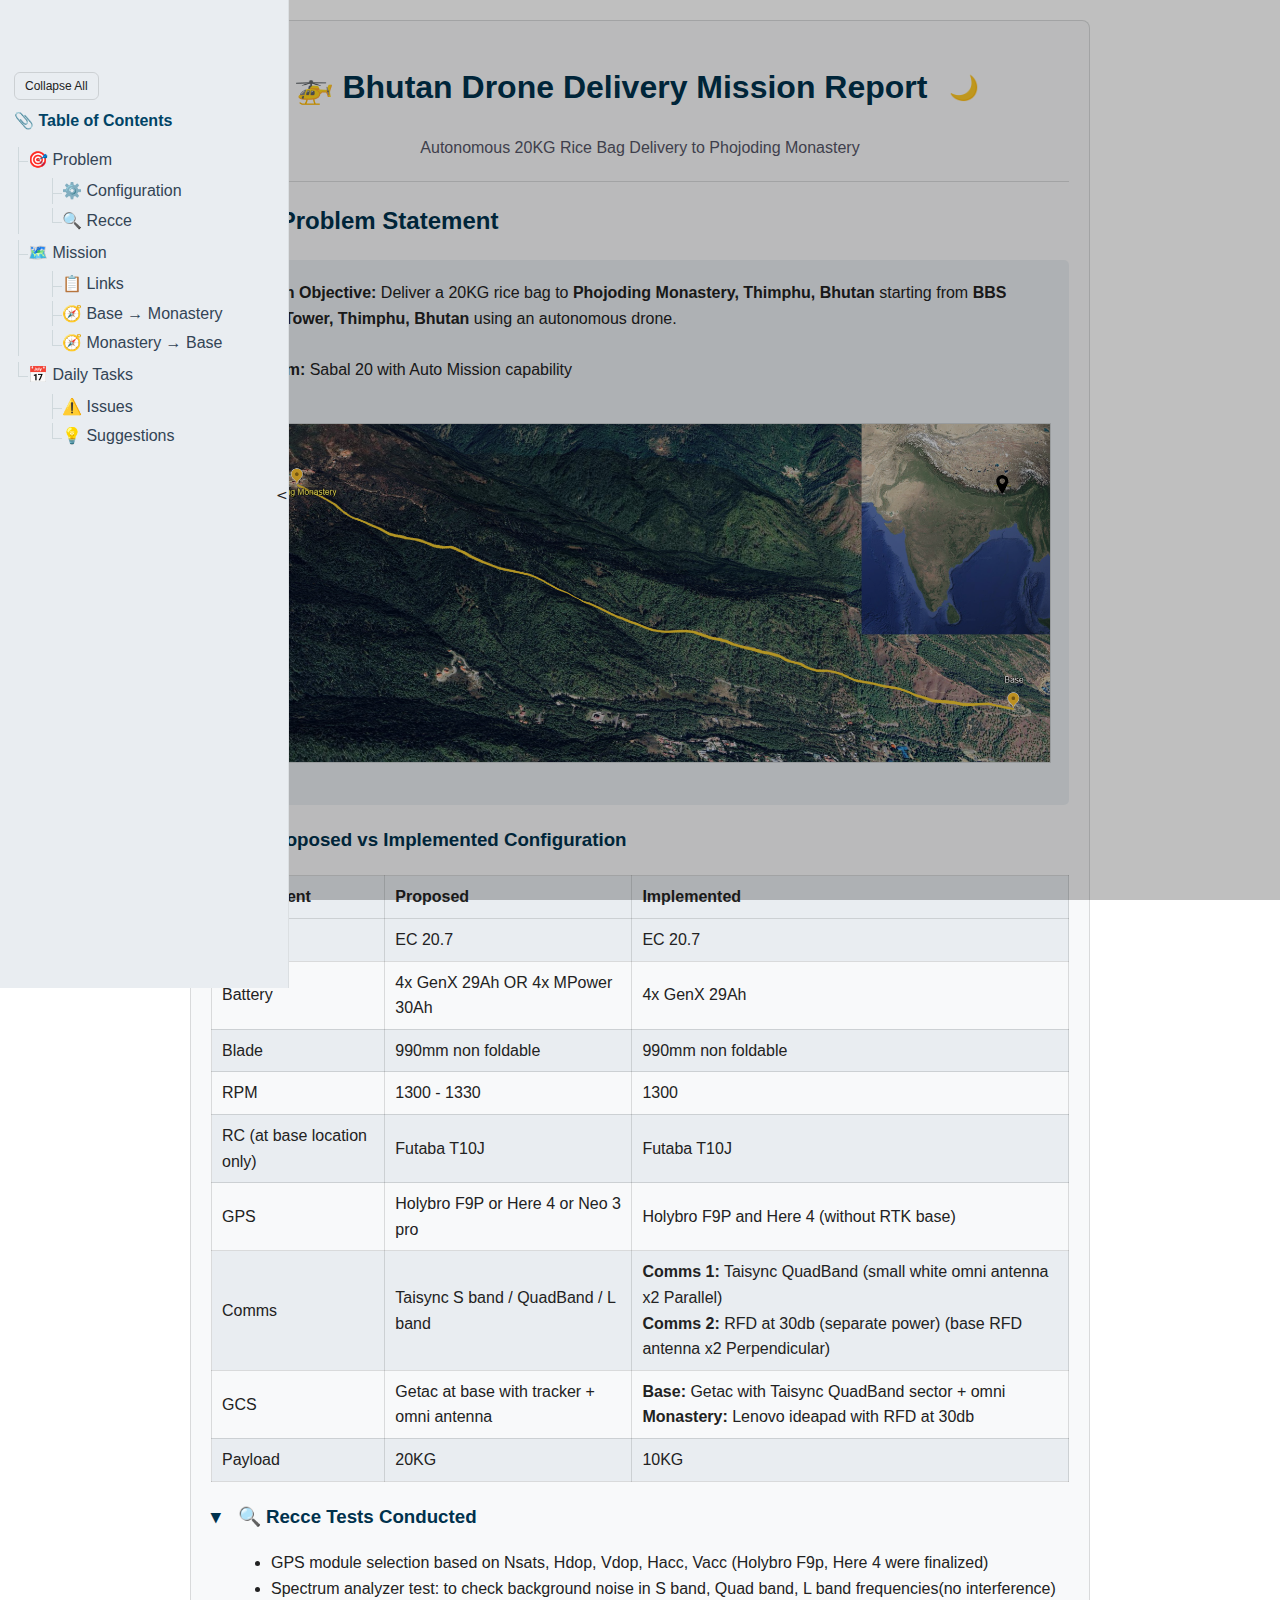
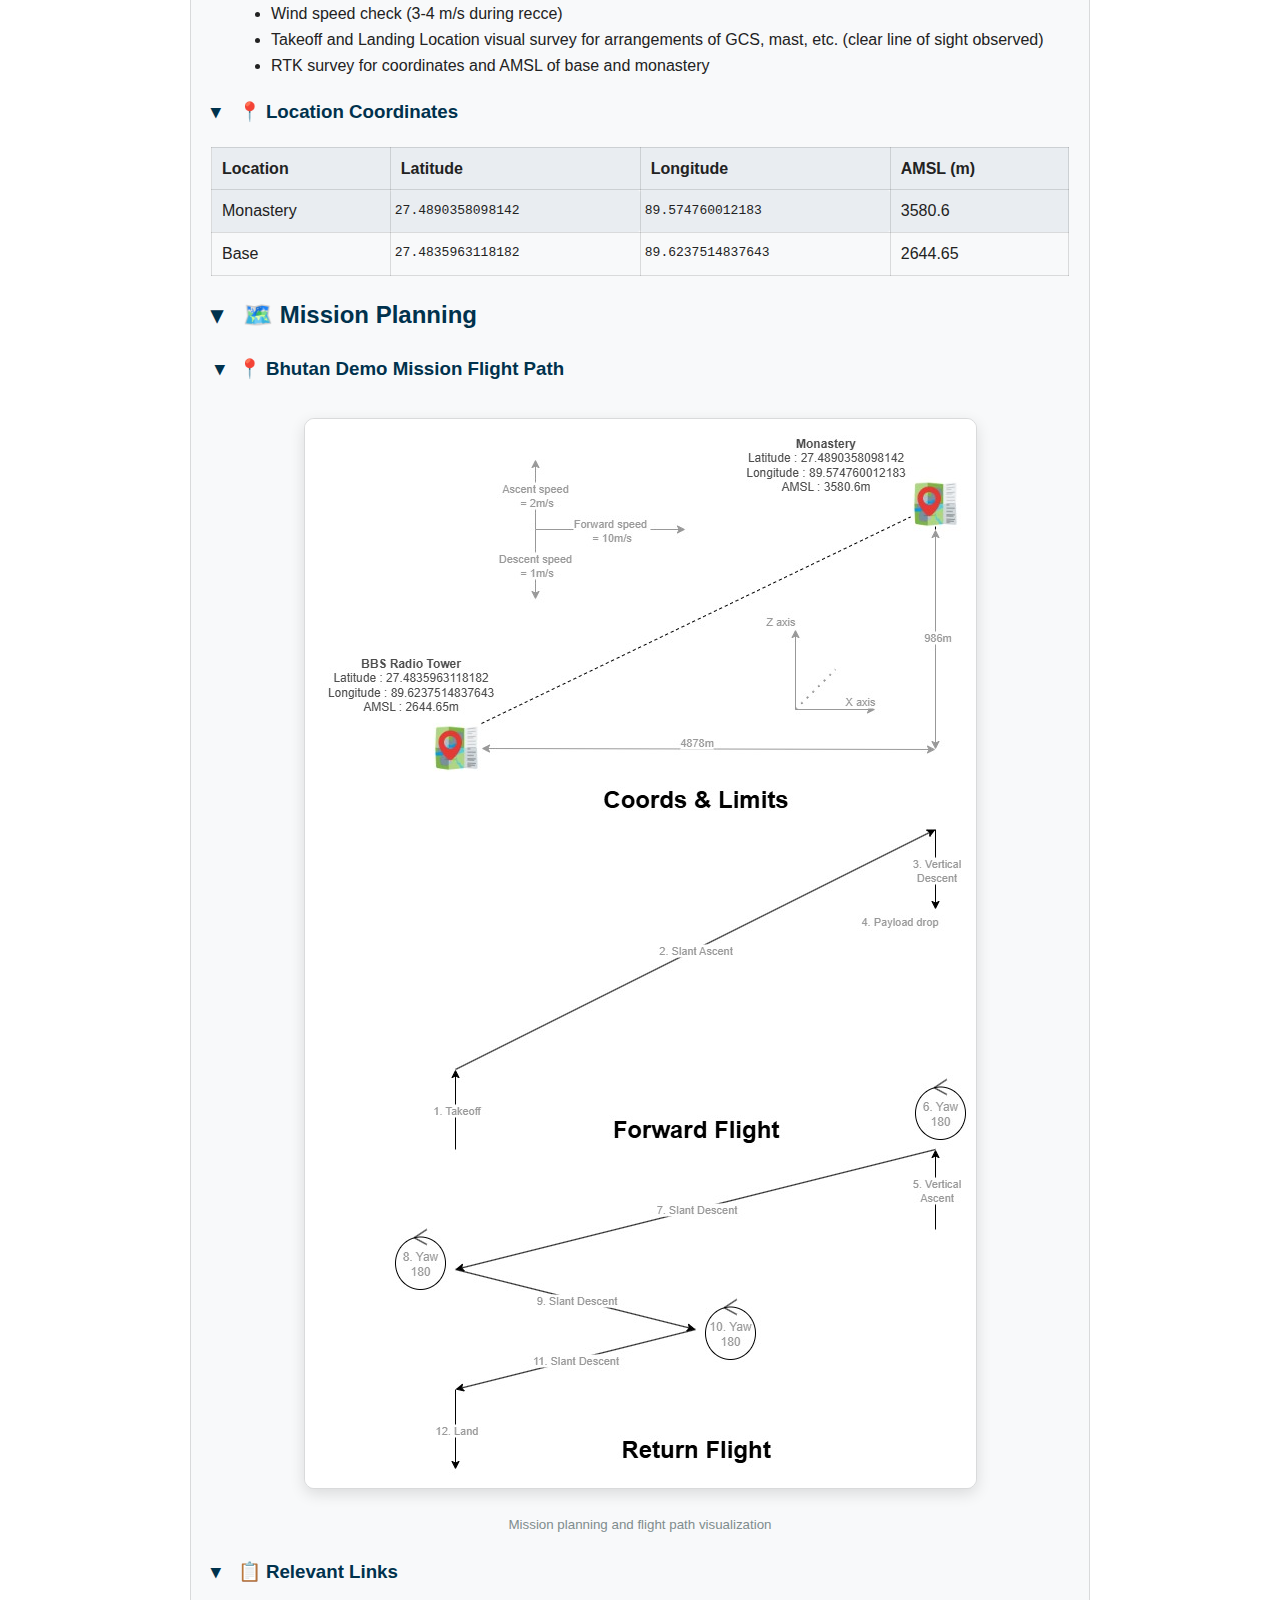
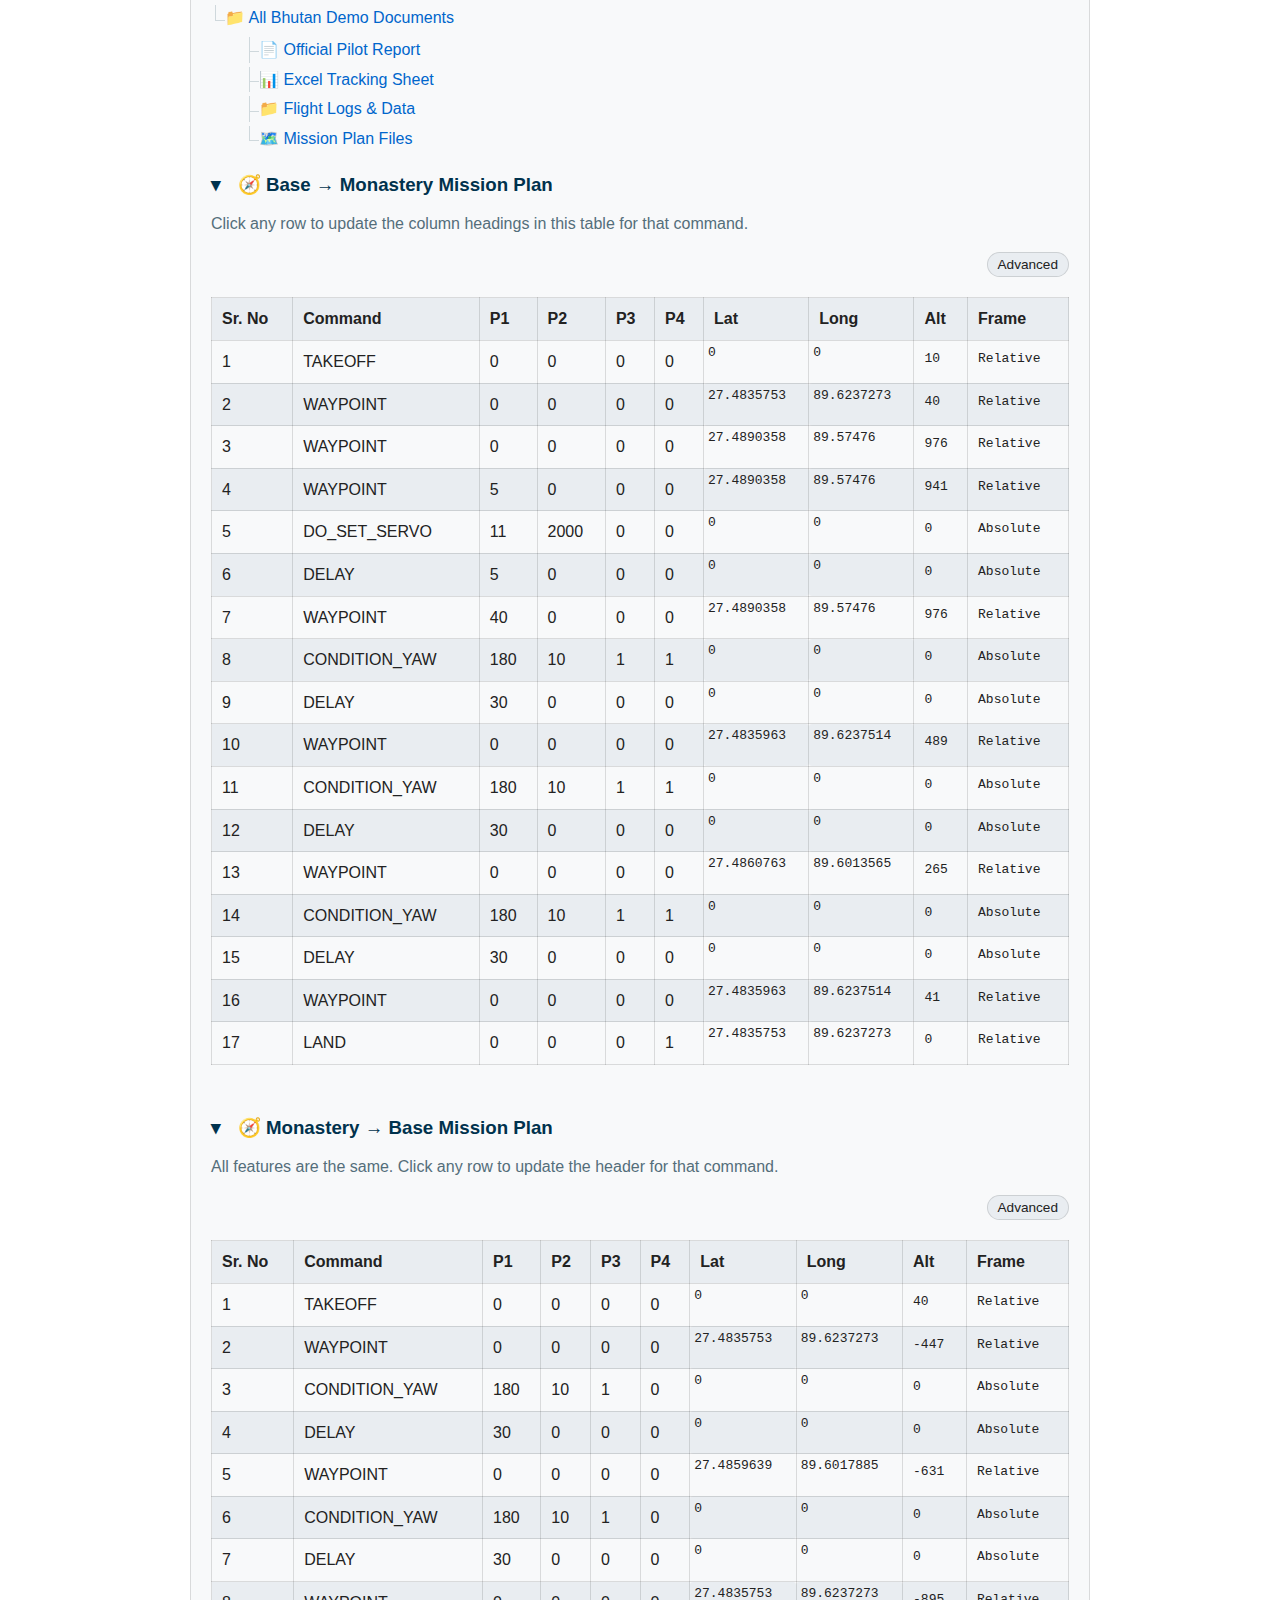
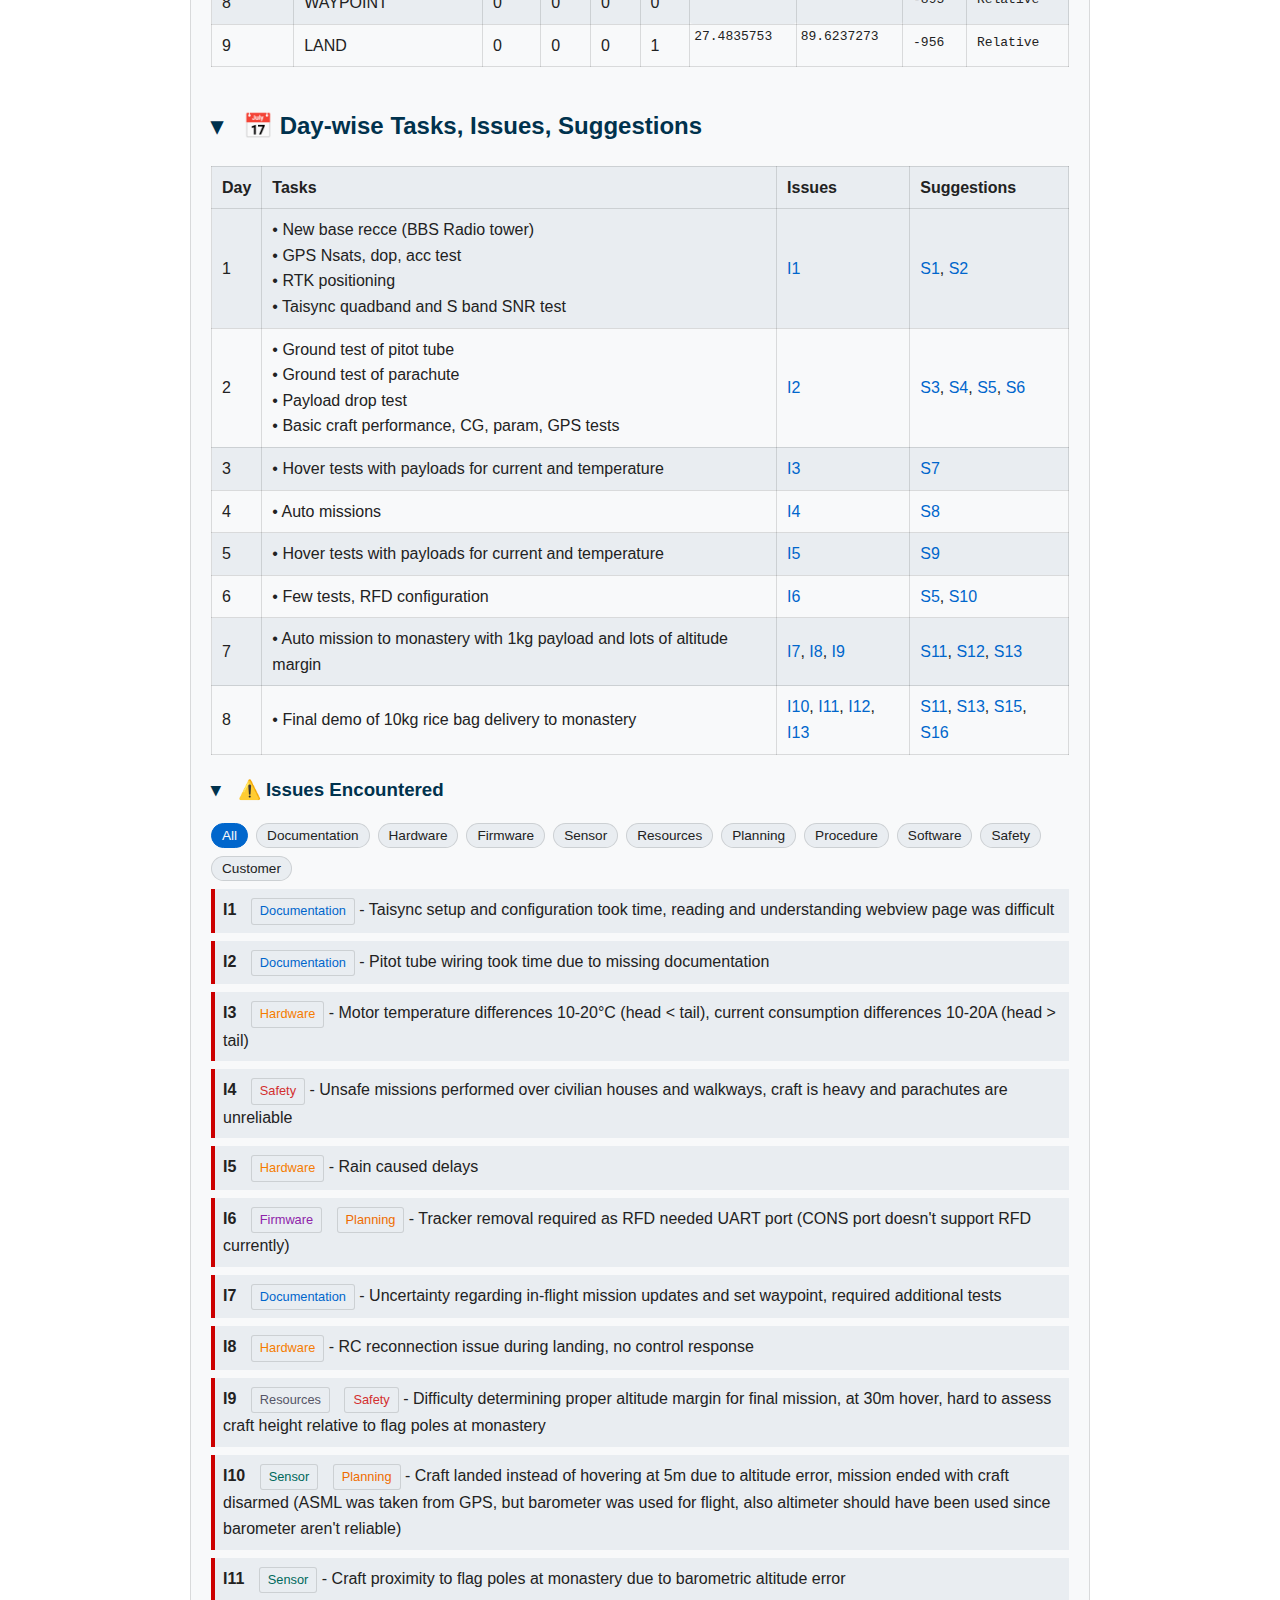
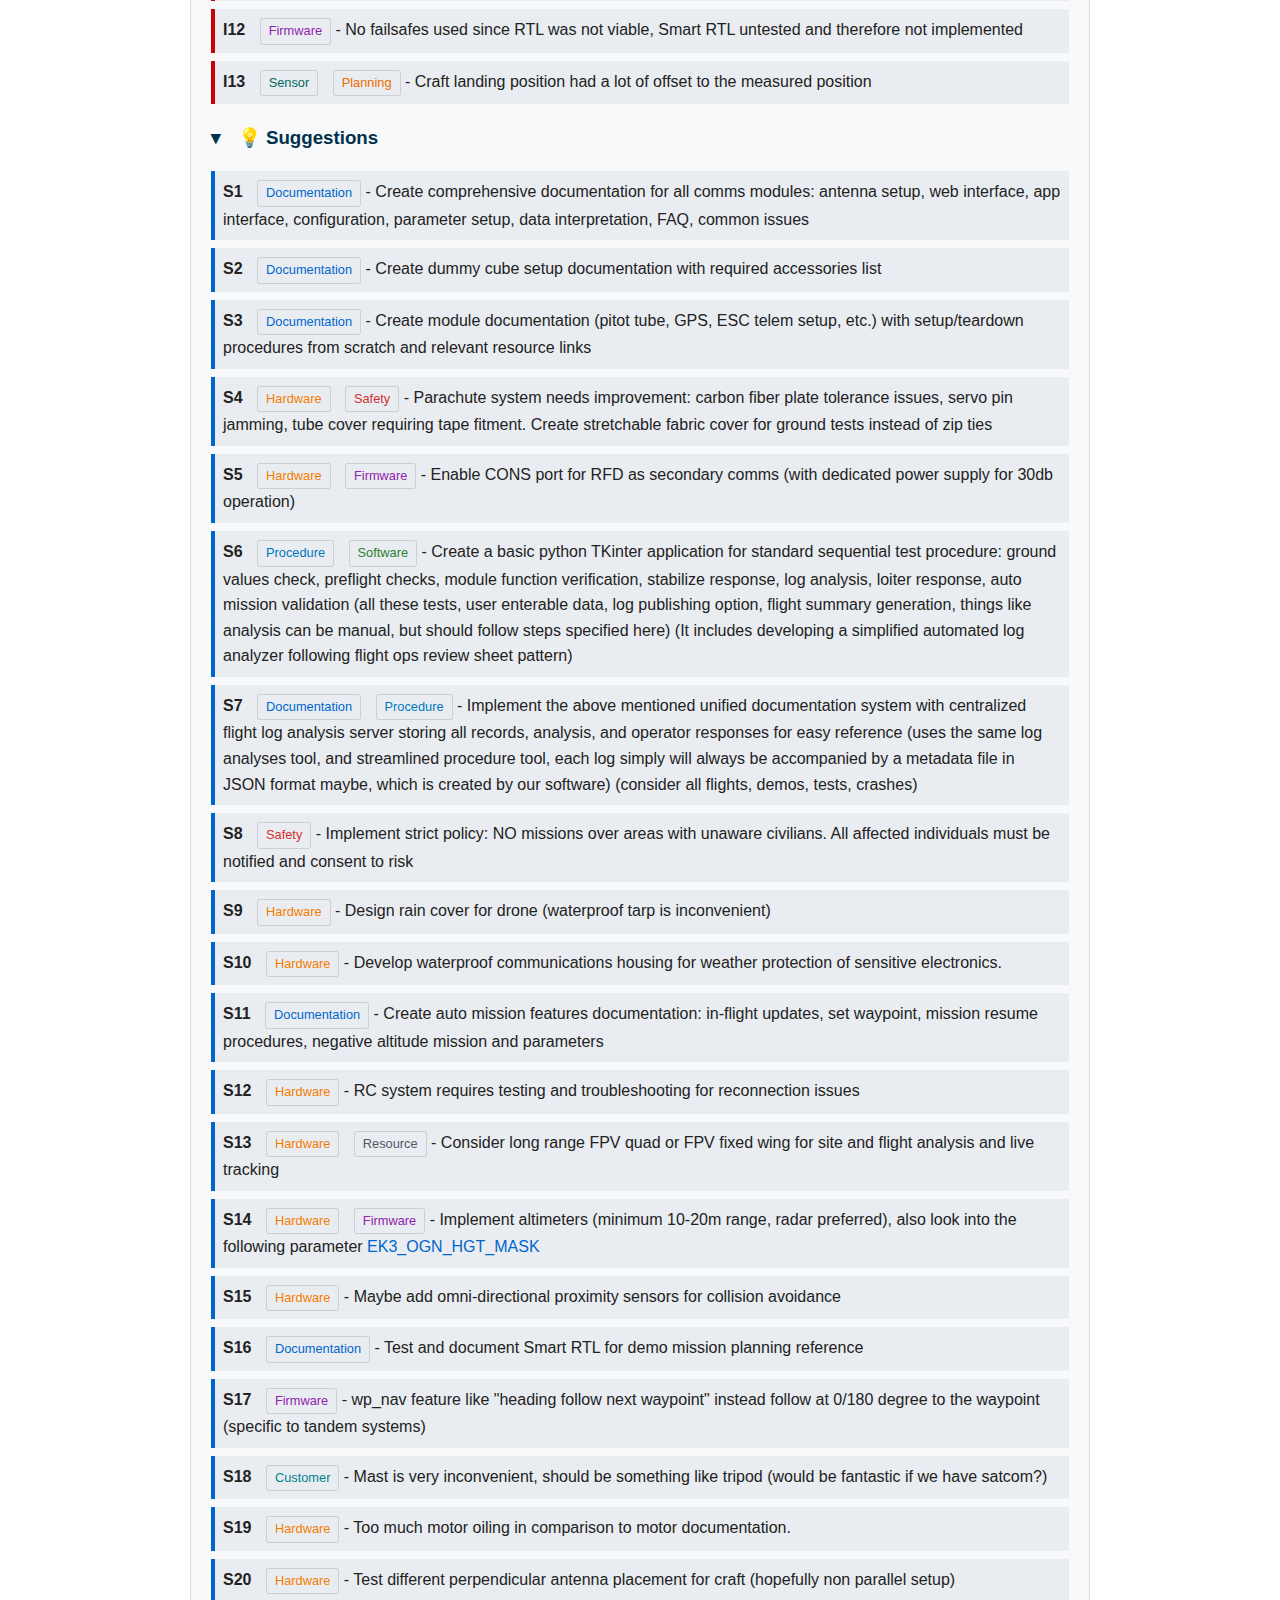
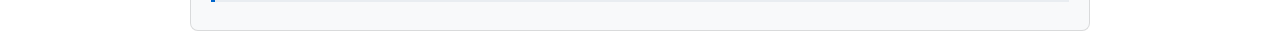
<file: index.html>
<!DOCTYPE html>
<html lang="en">
<head>
  <meta charset="UTF-8">
  <meta name="viewport" content="width=device-width, initial-scale=1.0">
  <title>Bhutan Drone Demo Report</title>
  <link rel="stylesheet" href="style.css">
</head>
<body>
  <main id="main-content">
    <header>
      <h1><span>🚁 Bhutan Drone Delivery Mission Report  </span><button id="theme-toggle" type="button" class="ctrl-btn" aria-pressed="false"></button></h1>
      <p>Autonomous 20KG Rice Bag Delivery to Phojoding Monastery</p>
    </header>
    <!-- Overlay for TOC (click to close on mobile/desktop) -->
    <div id="toc-overlay" aria-hidden="true"></div>
  
    <!-- Left sidebar Table of Contents -->
    <section id="toc" class="toc-sidebar">
      <button class="toc-handle" type="button" aria-label="Toggle table of contents" aria-expanded="true"></button>
      <div class="toc-inner">
        <div class="toc-controls">
          <button id="toc-collapse-all" type="button" class="ctrl-btn">Collapse All</button>
          
        </div>
        <h2>📎 Table of Contents</h2>
        <div class="links-tree">
      <ul>
        <li>
          <a href="#problem">🎯 Problem</a>
          <ul>
            <li><a href="#config">⚙️ Configuration</a></li>
            <li><a href="#recce">🔍 Recce</a></li>
          </ul>
        </li>
        <li>
          <a href="#mission">🗺️ Mission</a>
          <ul>
            <li><a href="#mission-links">📋 Links</a></li>
            <li><a href="#mission-base-to-monastery">🧭 Base → Monastery</a></li>
            <li><a href="#mission-monastery-to-base">🧭 Monastery → Base</a></li>
          </ul>
        </li>
        <li>
          <a href="#daily">📅 Daily Tasks</a>
          <ul>
            <li><a href="#issues">⚠️ Issues</a></li>
            <li><a href="#suggestions">💡 Suggestions</a></li>
          </ul>
        </li>
      </ul>
        </div>
      </div>
    </section>

    <section id="problem">
      <h2>🎯 Problem Statement</h2>
      <div class="problem-statement">
        <strong>Mission Objective:</strong> Deliver a 20KG rice bag to <strong>Phojoding Monastery, Thimphu, Bhutan</strong> starting from <strong>BBS Radio Tower, Thimphu, Bhutan</strong> using an autonomous drone.
        <br><br>
        <strong>Platform:</strong> Sabal 20 with Auto Mission capability
        <br><br>
        <img src="assets/Mission-overlay.png" alt="Mission overview" />
      </div>
    </section>

    <section id="config">
      <h3>⚙️ Proposed vs Implemented Configuration</h3>
      <table>
        <tr><th>Component</th><th>Proposed</th><th>Implemented</th></tr>
        <tr><td>System</td><td>EC 20.7</td><td>EC 20.7</td></tr>
        <tr><td>Battery</td><td>4x GenX 29Ah OR 4x MPower 30Ah</td><td>4x GenX 29Ah</td></tr>
        <tr><td>Blade</td><td>990mm non foldable</td><td>990mm non foldable</td></tr>
        <tr><td>RPM</td><td>1300 - 1330</td><td>1300</td></tr>
        <tr><td>RC (at base location only)</td><td>Futaba T10J</td><td>Futaba T10J</td></tr>
        <tr><td>GPS</td><td>Holybro F9P or Here 4 or Neo 3 pro</td><td>Holybro F9P and Here 4 (without RTK base)</td></tr>
        <tr><td>Comms</td><td>Taisync S band / QuadBand / L band</td><td><b>Comms 1:</b> Taisync QuadBand (small white omni antenna x2 Parallel)<br><b>Comms 2:</b> RFD at 30db (separate power) (base RFD antenna x2 Perpendicular)</td></tr>
        <tr><td>GCS</td><td>Getac at base with tracker + omni antenna</td><td><b>Base:</b> Getac with Taisync QuadBand sector + omni<br><b>Monastery:</b> Lenovo ideapad with RFD at 30db</td></tr>
        <tr><td>Payload</td><td>20KG</td><td>10KG</td></tr>
      </table>
    </section>

    <section id="recce">
      <h3>🔍 Recce Tests Conducted</h3>
      <ul>
        <li>GPS module selection based on Nsats, Hdop, Vdop, Hacc, Vacc (Holybro F9p, Here 4 were finalized)</li>
        <li>Spectrum analyzer test: to check background noise in S band, Quad band, L band frequencies(no interference)</li>
        <li>Wind speed check (3-4 m/s during recce)</li>
        <li>Takeoff and Landing Location visual survey for arrangements of GCS, mast, etc. (clear line of sight observed)</li>
        <li>RTK survey for coordinates and AMSL of base and monastery</li>
      </ul>

      <h3>📍 Location Coordinates</h3>
      <table>
        <tr><th>Location</th><th>Latitude</th><th>Longitude</th><th>AMSL (m)</th></tr>
        <tr><td>Monastery</td><td class="coordinates">27.4890358098142</td><td class="coordinates">89.574760012183</td><td>3580.6</td></tr>
        <tr><td>Base</td><td class="coordinates">27.4835963118182</td><td class="coordinates">89.6237514837643</td><td>2644.65</td></tr>
      </table>
    </section>

    <section id="mission">
      <h2>🗺️ Mission Planning</h2>
      <div style="text-align: center; margin: 20px 0;">
        <h3>📍 Bhutan Demo Mission Flight Path</h3>
        <img id="mission-path-image" src="assets/pseudoMission_light.jpg" data-src-light="assets/pseudoMission_light.jpg" data-src-dark="assets/pseudoMission_dark.jpg" alt="Bhutan Demo Mission Flight Path" class="mission-image">
        <br><small style="color: #7f8c8d;">Mission planning and flight path visualization</small>
      </div>
      
      <h3 id="mission-links">📋 Relevant Links</h3>
      <div class="links-tree">
        <ul>
          <li>📁 <a href="https://endureair1.sharepoint.com/:f:/s/FlightOperations/Eq8afsEeLX9Om5en1zWh1aAB_C-XFTLlVgsI98cZZKKQIQ?e=RpXbhR">All Bhutan Demo Documents</a>
            <ul>
              <li>📄 <a href="https://endureair1.sharepoint.com/:b:/s/FlightOperations/Ea4AnkyJHIxLsMpQ-3cRuesB3q-higOv_Nw4UMAH0Ba-tg?e=FhgdJS">Official Pilot Report</a></li>
              <li>📊 <a href="https://endureair1-my.sharepoint.com/:x:/g/personal/ishika_jain_endureair_tech/ET_Jh2jfgdtJo_1H77MxOHUBHEeGN15gc_q72Pq4Yxal2g?e=Wb33rY">Excel Tracking Sheet</a></li>
              <li>📁 <a href="https://endureair1.sharepoint.com/:f:/s/FlightOperations/EkdvMeBMUwlGuW5DZU1s4SkBtqf8EFHrnhc3LE0_ijLKvA?e=86y20I">Flight Logs & Data</a></li>
              <li>🗺️ <a href="https://endureair1.sharepoint.com/:f:/s/FlightOperations/ElCLSa8_VstGkUYer5FrHIUBeRCYqv2d3fw5ui1dIBu47w?e=9lFjz8">Mission Plan Files</a></li>
            </ul>
          </li>
        </ul>
      </div>

      <h3 id="mission-base-to-monastery">🧭 Base → Monastery Mission Plan</h3>
      <p style="color:#546e7a; margin-top:-8px">Click any row to update the column headings in this table for that command.</p>

      <!-- Mission table: populated dynamically from script.js -->
      <div style="display:flex; justify-content: space-between; align-items:center; gap:12px; margin-top:8px;">
        <div></div>
        <button id="mission-advanced-toggle" class="filter-btn" type="button" title="Show/hide advanced columns">Advanced</button>
      </div>
      <div id="mission-table-container">
        <table id="mission-table" class="mission-table hide-advanced">
          <thead>
            <tr>
              <th>Sr. No</th><th>Command</th><th>P1</th><th>P2</th><th>P3</th><th>P4</th><th>Lat</th><th>Long</th><th>Alt</th><th>Frame</th><th>Grad %</th><th>Angle</th><th>Dist</th><th>AZ</th>
            </tr>
          </thead>
          <tbody>
            <!-- Rows will be injected by script.js -->
          </tbody>
        </table>
      </div>

      <h3 id="mission-monastery-to-base" style="margin-top:28px;">🧭 Monastery → Base Mission Plan</h3>
      <p style="color:#546e7a; margin-top:-8px">All features are the same. Click any row to update the header for that command.</p>
      <div style="display:flex; justify-content: space-between; align-items:center; gap:12px; margin-top:8px;">
        <div></div>
        <button id="mission-advanced-toggle-2" class="filter-btn" type="button" title="Show/hide advanced columns">Advanced</button>
      </div>
      <div id="mission-table-container-2">
        <table id="mission-table-2" class="mission-table hide-advanced">
          <thead>
            <tr>
              <th>Sr. No</th><th>Command</th><th>P1</th><th>P2</th><th>P3</th><th>P4</th><th>Lat</th><th>Long</th><th>Alt</th><th>Frame</th><th>Grad %</th><th>Angle</th><th>Dist</th><th>AZ</th>
            </tr>
          </thead>
          <tbody>
            <!-- Rows will be injected by script.js -->
          </tbody>
        </table>
      </div>
    </section>

    <section id="daily">
      <h2>📅 Day-wise Tasks, Issues, Suggestions</h2>
      <table>
        <tr><th>Day</th><th>Tasks</th><th>Issues</th><th>Suggestions</th></tr>
        <tr>
          <td>1</td>
          <td>
            • New base recce (BBS Radio tower)<br>
            • GPS Nsats, dop, acc test<br>
            • RTK positioning<br>
            • Taisync quadband and S band SNR test
          </td>
          <td><a href="#I1">I1</a></td>
          <td><a href="#S1">S1</a>, <a href="#S2">S2</a></td>
        </tr>
        <tr>
          <td>2</td>
          <td>
            • Ground test of pitot tube<br>
            • Ground test of parachute<br>
            • Payload drop test<br>
            • Basic craft performance, CG, param, GPS tests
          </td>
          <td><a href="#I2">I2</a></td>
          <td><a href="#S3">S3</a>, <a href="#S4">S4</a>, <a href="#S5">S5</a>, <a href="#S6">S6</a></td>
        </tr>
        <tr>
          <td>3</td>
          <td>
            • Hover tests with payloads for current and temperature
          </td>
          <td><a href="#I3">I3</a></td>
          <td><a href="#S7">S7</a></td>
        </tr>
        <tr>
          <td>4</td>
          <td>
            • Auto missions
          </td>
          <td><a href="#I4">I4</a></td>
          <td><a href="#S8">S8</a></td>
        </tr>
        <tr>
          <td>5</td>
          <td>
            • Hover tests with payloads for current and temperature
          </td>
          <td><a href="#I5">I5</a></td>
          <td><a href="#S9">S9</a></td>
        </tr>
        <tr>
          <td>6</td>
          <td>
            • Few tests, RFD configuration
          </td>
          <td><a href="#I6">I6</a></td>
          <td><a href="#S5">S5</a>, <a href="#S10">S10</a></td>
        </tr>
        <tr>
          <td>7</td>
          <td>
            • Auto mission to monastery with 1kg payload and lots of altitude margin
          </td>
          <td><a href="#I7">I7</a>, <a href="#I8">I8</a>, <a href="#I9">I9</a></td>
          <td><a href="#S11">S11</a>, <a href="#S12">S12</a>, <a href="#S13">S13</a></td>
        </tr>
        <tr>
          <td>8</td>
          <td>
            • Final demo of 10kg rice bag delivery to monastery
          </td>
          <td><a href="#I10">I10</a>, <a href="#I11">I11</a>, <a href="#I12">I12</a>, <a href="#I13">I13</a></td>
          <td><a href="#S11">S11</a>, <a href="#S13">S13</a>, <a href="#S15">S15</a>, <a href="#S16">S16</a></td>
        </tr>
      </table>
    </section>

    <section id="issues">
      <h3>⚠️ Issues Encountered</h3>
      <div class="filter-bar" id="tag-filter-bar">
        <button class="filter-btn active" data-tag="all">All</button>
        <button class="filter-btn" data-tag="documentation">Documentation</button>
        <button class="filter-btn" data-tag="hardware">Hardware</button>
        <button class="filter-btn" data-tag="firmware">Firmware</button>
        <button class="filter-btn" data-tag="sensor">Sensor</button>
        <button class="filter-btn" data-tag="resources">Resources</button>
        <button class="filter-btn" data-tag="planning">Planning</button>
        <button class="filter-btn" data-tag="procedure">Procedure</button>
        <button class="filter-btn" data-tag="software">Software</button>
        <button class="filter-btn" data-tag="safety">Safety</button>
        <button class="filter-btn" data-tag="customer">Customer</button>
      </div>
      <div id="I1" class="issue"><strong>I1</strong> <span class="tag tag-documentation">Documentation</span> - Taisync setup and configuration took time, reading and understanding webview page was difficult</div>
      <div id="I2" class="issue"><strong>I2</strong> <span class="tag tag-documentation">Documentation</span> - Pitot tube wiring took time due to missing documentation</div>
      <div id="I3" class="issue"><strong>I3</strong> <span class="tag tag-hardware">Hardware</span> - Motor temperature differences 10-20°C (head &lt; tail), current consumption differences 10-20A (head &gt; tail)</div>
      <div id="I4" class="issue"><strong>I4</strong> <span class="tag tag-safety">Safety</span> - Unsafe missions performed over civilian houses and walkways, craft is heavy and parachutes are unreliable</div>
      <div id="I5" class="issue"><strong>I5</strong> <span class="tag tag-hardware">Hardware</span> - Rain caused delays</div>
      <div id="I6" class="issue"><strong>I6</strong> <span class="tag tag-firmware">Firmware</span> <span class="tag tag-planning">Planning</span> - Tracker removal required as RFD needed UART port (CONS port doesn't support RFD currently)</div>
      <div id="I7" class="issue"><strong>I7</strong> <span class="tag tag-documentation">Documentation</span> - Uncertainty regarding in-flight mission updates and set waypoint, required additional tests</div>
      <div id="I8" class="issue"><strong>I8</strong> <span class="tag tag-hardware">Hardware</span> - RC reconnection issue during landing, no control response</div>
      <div id="I9" class="issue"><strong>I9</strong> <span class="tag tag-resources">Resources</span> <span class="tag tag-safety">Safety</span> - Difficulty determining proper altitude margin for final mission, at 30m hover, hard to assess craft height relative to flag poles at monastery</div>
      <div id="I10" class="issue"><strong>I10</strong> <span class="tag tag-sensor">Sensor</span> <span class="tag tag-planning">Planning</span> - Craft landed instead of hovering at 5m due to altitude error, mission ended with craft disarmed (ASML was taken from GPS, but barometer was used for flight, also altimeter should have been used since barometer aren't reliable)</div>
      <div id="I11" class="issue"><strong>I11</strong> <span class="tag tag-sensor">Sensor</span> - Craft proximity to flag poles at monastery due to barometric altitude error</div>
      <div id="I12" class="issue"><strong>I12</strong> <span class="tag tag-firmware">Firmware</span> - No failsafes used since RTL was not viable, Smart RTL untested and therefore not implemented</div>
      <div id="I13" class="issue"><strong>I13</strong> <span class="tag tag-sensor">Sensor</span> <span class="tag tag-planning">Planning</span> - Craft landing position had a lot of offset to the measured position</div>
    </section>

    <section id="suggestions">
      <h3>💡 Suggestions</h3>
      <div id="S1" class="suggestion"><strong>S1</strong> <span class="tag tag-documentation">Documentation</span> - Create comprehensive documentation for all comms modules: antenna setup, web interface, app interface, configuration, parameter setup, data interpretation, FAQ, common issues</div>
      <div id="S2" class="suggestion"><strong>S2</strong> <span class="tag tag-documentation">Documentation</span> - Create dummy cube setup documentation with required accessories list</div>
      <div id="S3" class="suggestion"><strong>S3</strong> <span class="tag tag-documentation">Documentation</span> - Create module documentation (pitot tube, GPS, ESC telem setup, etc.) with setup/teardown procedures from scratch and relevant resource links</div>
      <div id="S4" class="suggestion"><strong>S4</strong> <span class="tag tag-hardware">Hardware</span> <span class="tag tag-safety">Safety</span> - Parachute system needs improvement: carbon fiber plate tolerance issues, servo pin jamming, tube cover requiring tape fitment. Create stretchable fabric cover for ground tests instead of zip ties</div>
      <div id="S5" class="suggestion"><strong>S5</strong> <span class="tag tag-hardware">Hardware</span> <span class="tag tag-firmware">Firmware</span> - Enable CONS port for RFD as secondary comms (with dedicated power supply for 30db operation)</div>
      <div id="S6" class="suggestion"><strong>S6</strong> <span class="tag tag-procedure">Procedure</span> <span class="tag tag-software">Software</span> - Create a basic python TKinter application for standard sequential test procedure: ground values check, preflight checks, module function verification, stabilize response, log analysis, loiter response, auto mission validation (all these tests, user enterable data, log publishing option, flight summary generation, things like analysis can be manual, but should follow steps specified here) (It includes developing a simplified automated log analyzer following flight ops review sheet pattern)</div>
      <div id="S7" class="suggestion"><strong>S7</strong> <span class="tag tag-documentation">Documentation</span> <span class="tag tag-procedure">Procedure</span> - Implement the above mentioned unified documentation system with centralized flight log analysis server storing all records, analysis, and operator responses for easy reference (uses the same log analyses tool, and streamlined procedure tool, each log simply will always be accompanied by a metadata file in JSON format maybe, which is created by our software) (consider all flights, demos, tests, crashes)</div>
      <div id="S8" class="suggestion"><strong>S8</strong> <span class="tag tag-safety">Safety</span> - Implement strict policy: NO missions over areas with unaware civilians. All affected individuals must be notified and consent to risk</div>
      <div id="S9" class="suggestion"><strong>S9</strong> <span class="tag tag-hardware">Hardware</span> - Design rain cover for drone (waterproof tarp is inconvenient)</div>
      <div id="S10" class="suggestion"><strong>S10</strong> <span class="tag tag-hardware">Hardware</span> - Develop waterproof communications housing for weather protection of sensitive electronics.</div>
      <div id="S11" class="suggestion"><strong>S11</strong> <span class="tag tag-documentation">Documentation</span> - Create auto mission features documentation: in-flight updates, set waypoint, mission resume procedures, negative altitude mission and parameters</div>
      <div id="S12" class="suggestion"><strong>S12</strong> <span class="tag tag-hardware">Hardware</span> - RC system requires testing and troubleshooting for reconnection issues</div>
      <div id="S13" class="suggestion"><strong>S13</strong> <span class="tag tag-hardware">Hardware</span> <span class="tag tag-resources">Resource</span> - Consider long range FPV quad or FPV fixed wing for site and flight analysis and live tracking</div>
      <div id="S14" class="suggestion"><strong>S14</strong> <span class="tag tag-hardware">Hardware</span> <span class="tag tag-firmware">Firmware</span> - Implement altimeters (minimum 10-20m range, radar preferred), also look into the following parameter <a href="https://ardupilot.org/copter/docs/parameters.html#ek3-ogn-hgt-mask" target="_blank" rel="noopener noreferrer">EK3_OGN_HGT_MASK</a></div>
      <div id="S15" class="suggestion"><strong>S15</strong> <span class="tag tag-hardware">Hardware</span> - Maybe add omni-directional proximity sensors for collision avoidance</div>
      <div id="S16" class="suggestion"><strong>S16</strong> <span class="tag tag-documentation">Documentation</span> - Test and document Smart RTL for demo mission planning reference</div>
      <div id="S17" class="suggestion"><strong>S17</strong> <span class="tag tag-firmware">Firmware</span> - wp_nav feature like "heading follow next waypoint" instead follow at 0/180 degree to the waypoint (specific to tandem systems)</div>
      <div id="S18" class="suggestion"><strong>S18</strong> <span class="tag tag-customer">Customer</span> - Mast is very inconvenient, should be something like tripod (would be fantastic if we have satcom?)</div>
      <div id="S19" class="suggestion"><strong>S19</strong> <span class="tag tag-hardware">Hardware</span> - Too much motor oiling in comparison to motor documentation.</div>
      <div id="S20" class="suggestion"><strong>S20</strong> <span class="tag tag-hardware">Hardware</span> - Test different perpendicular antenna placement for craft (hopefully non parallel setup)</div>
      </section>
  </main>
  <script src="script.js"></script>
</body>
</html>
</file>
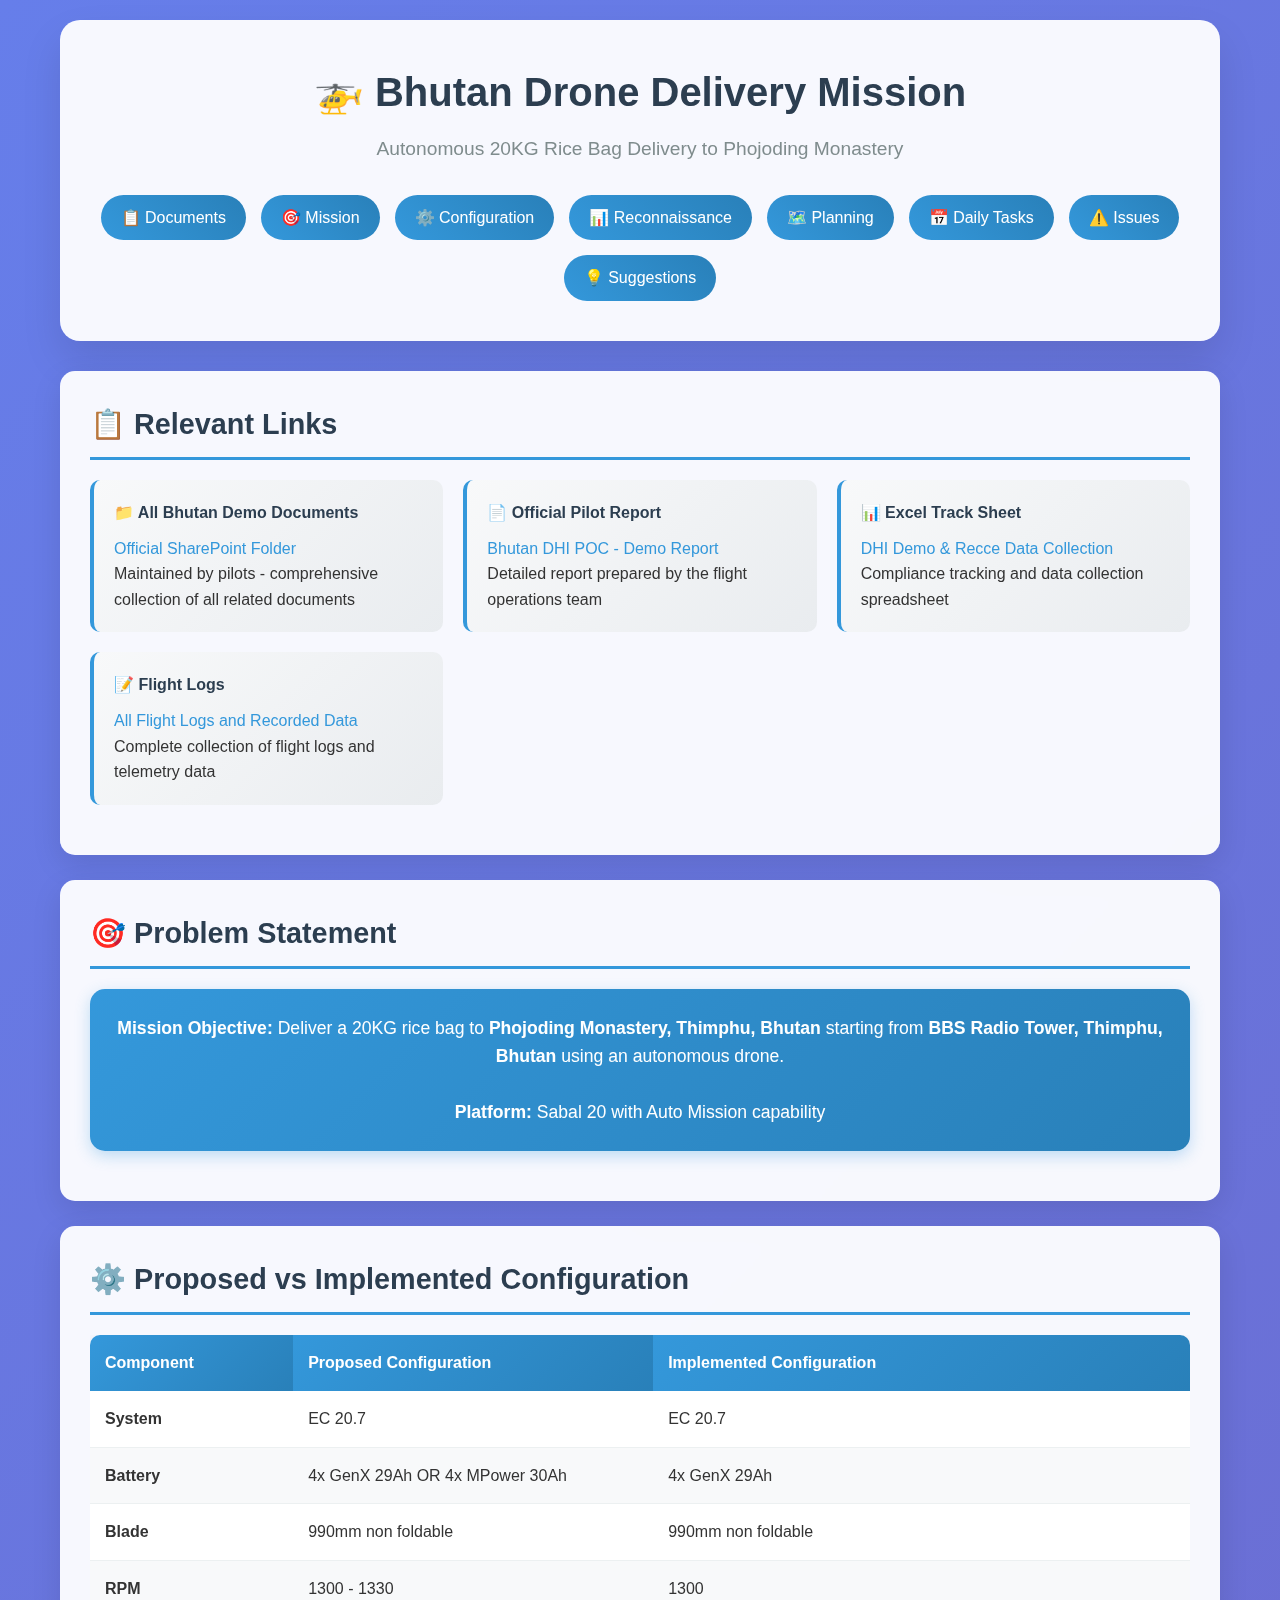
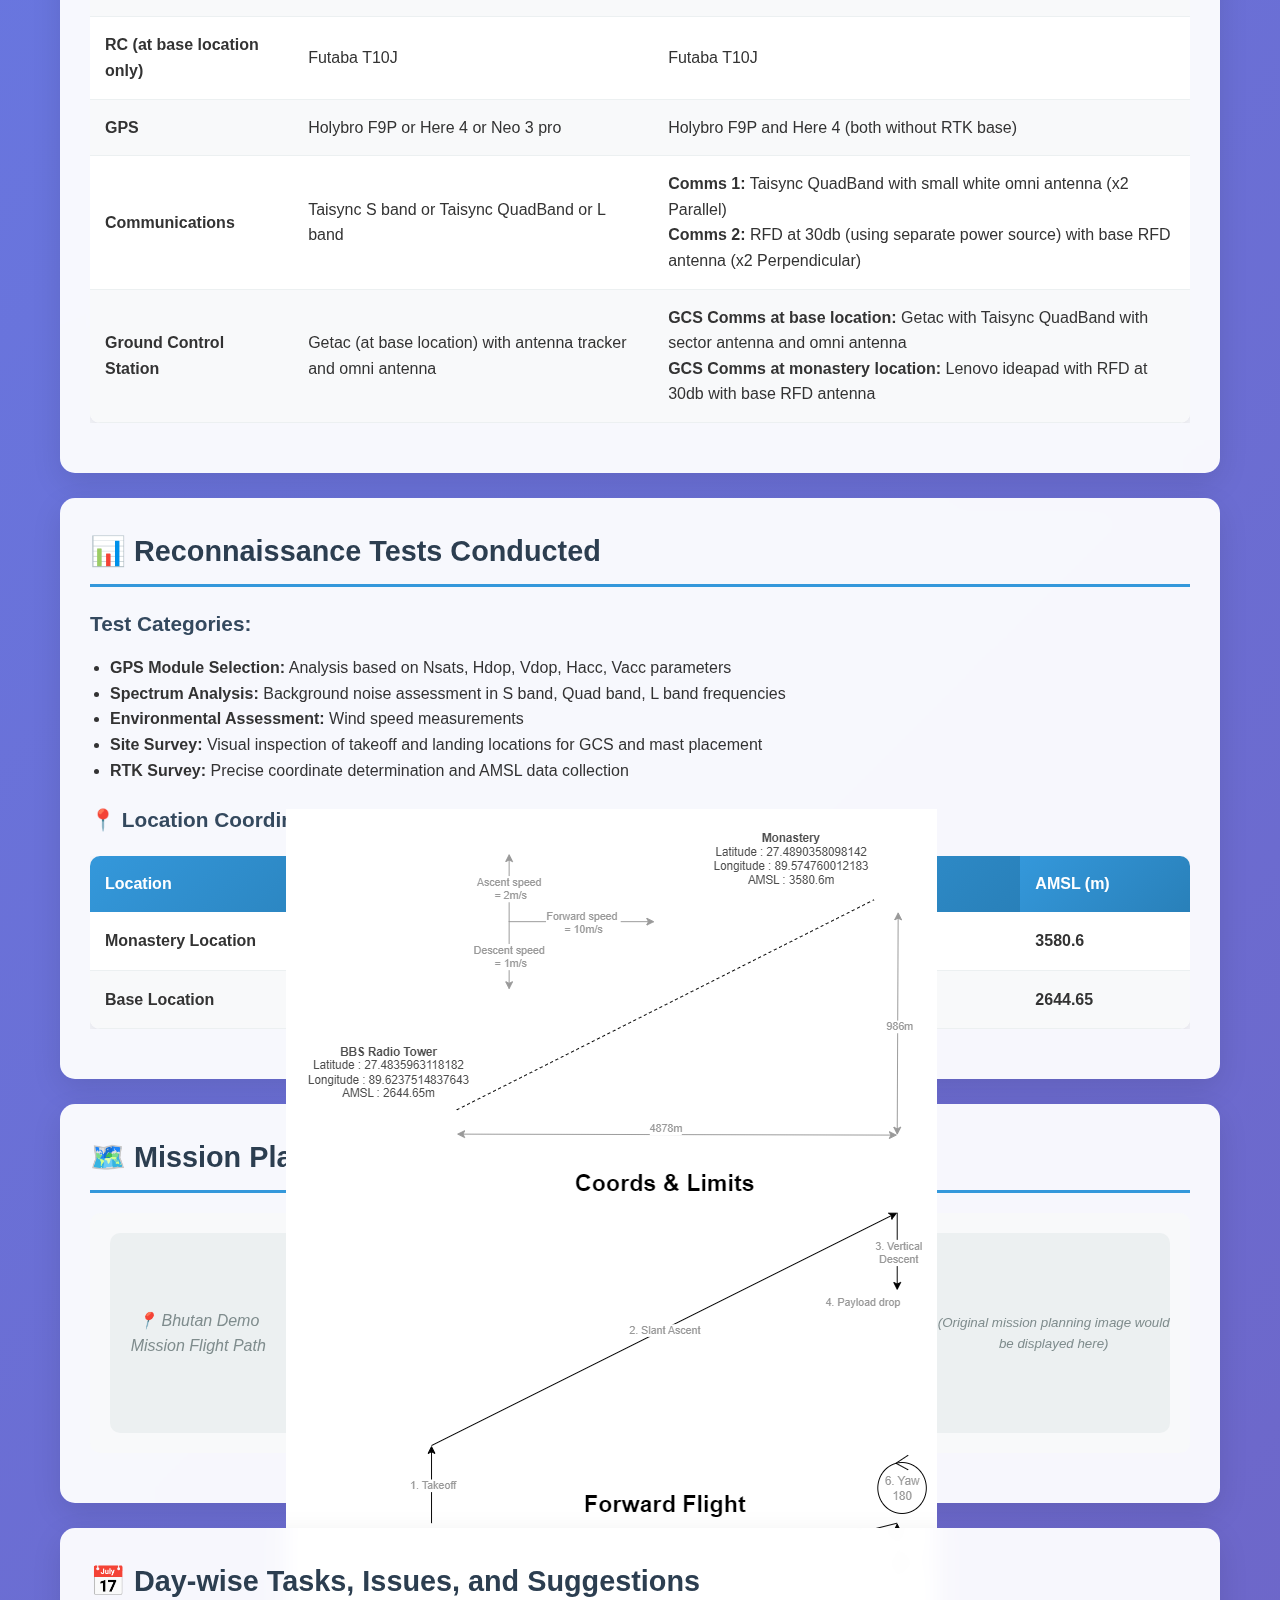
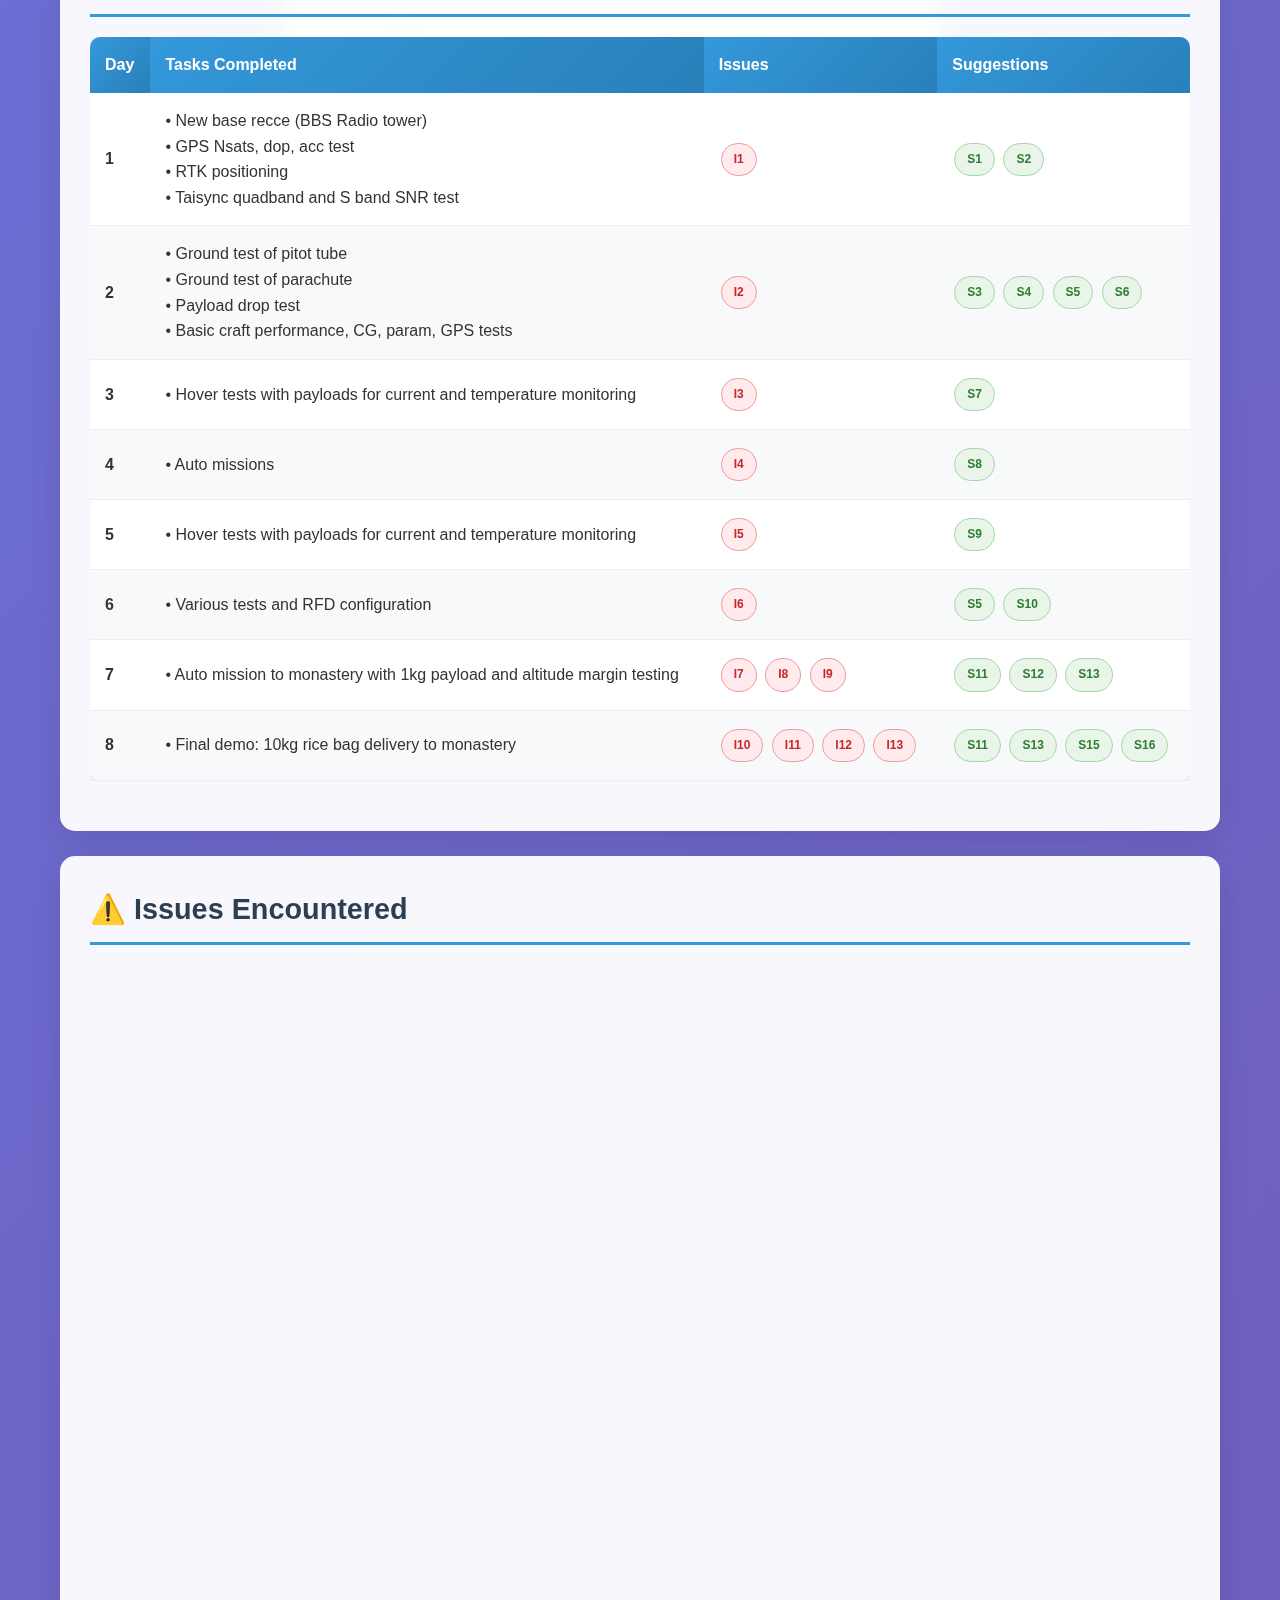
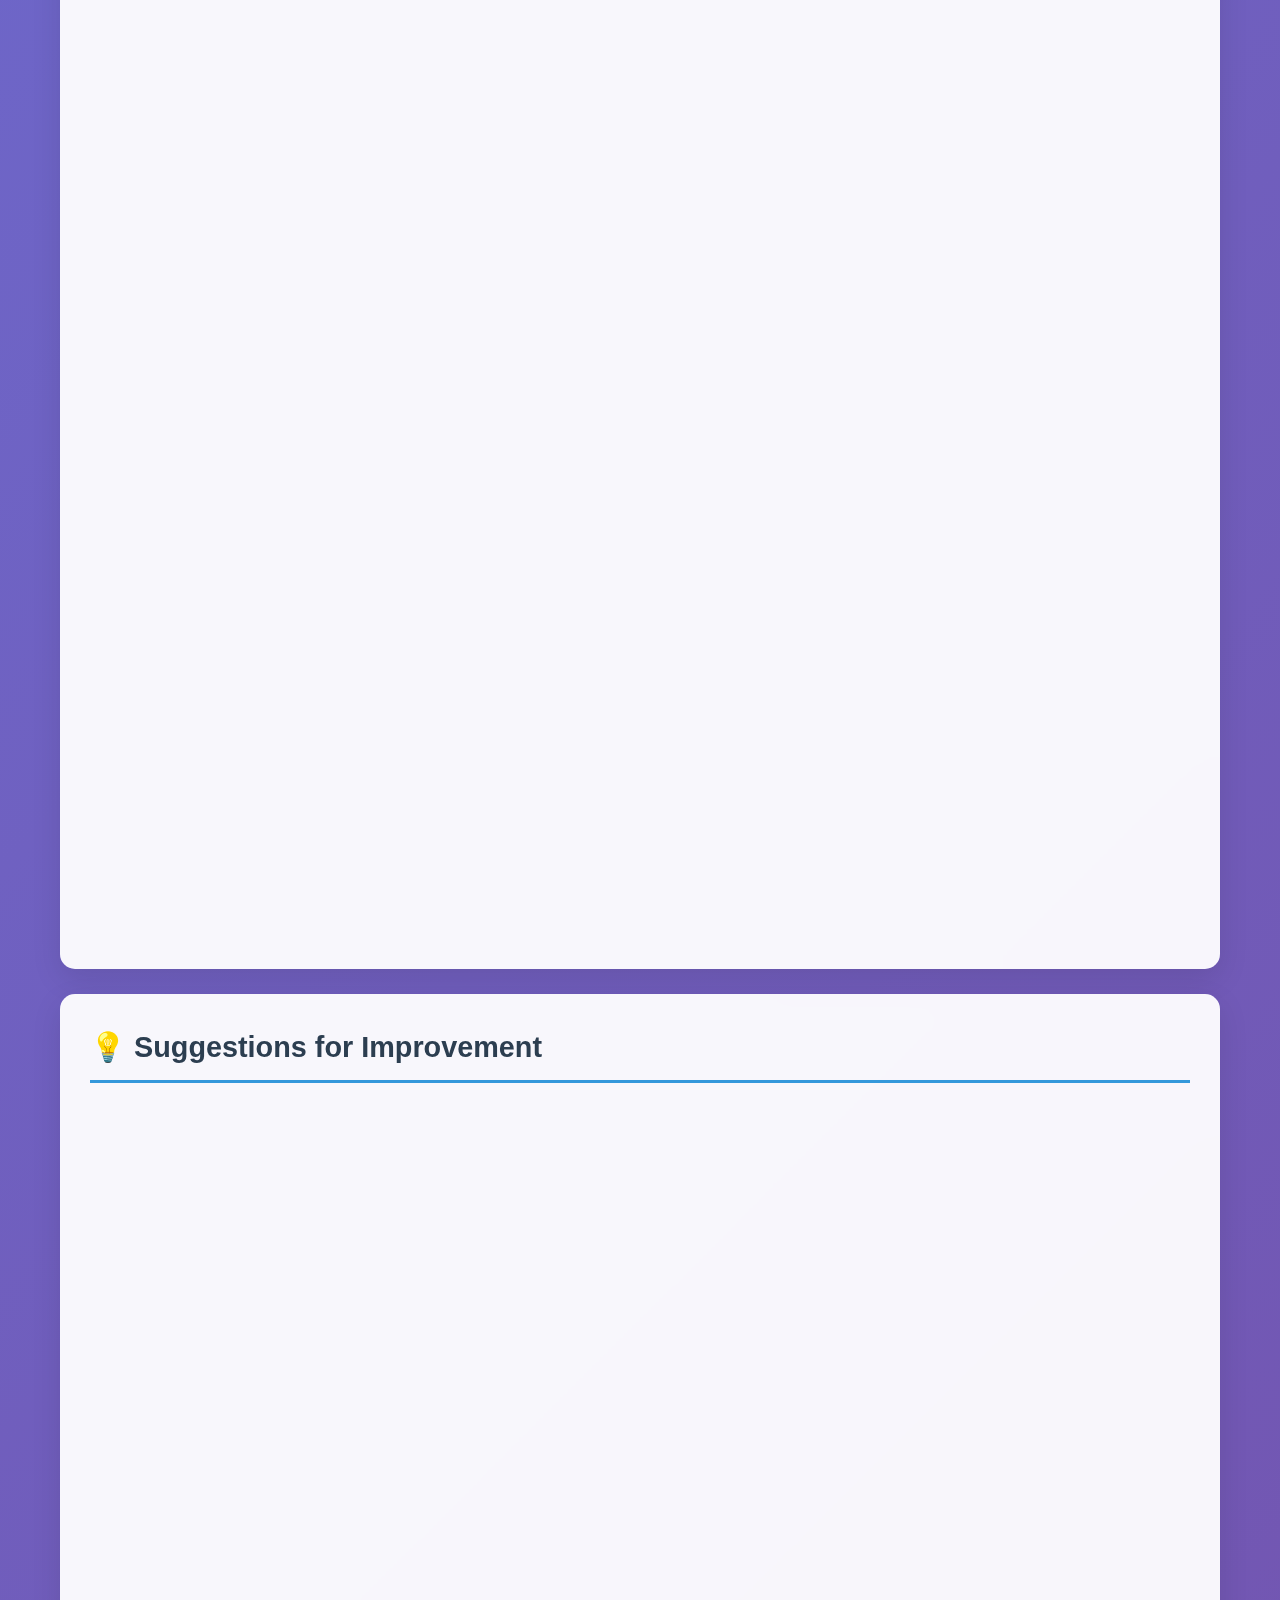
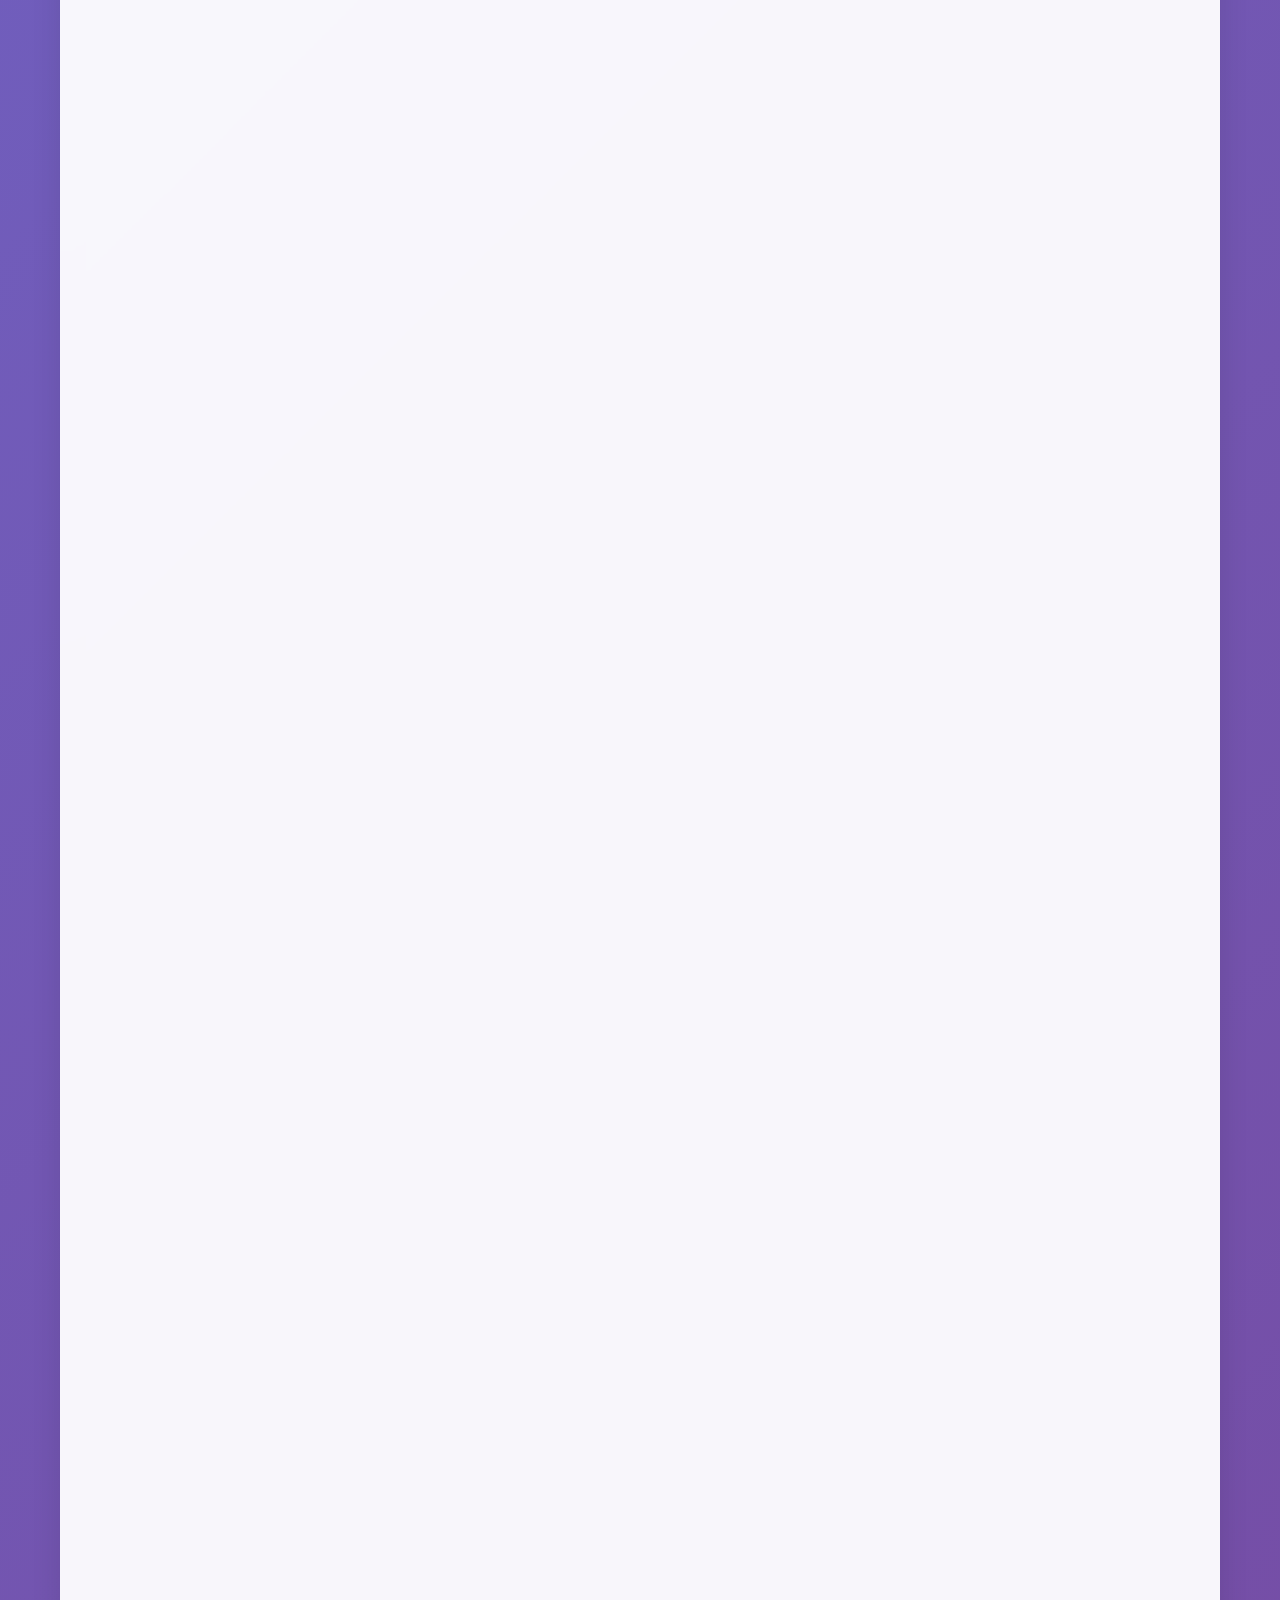
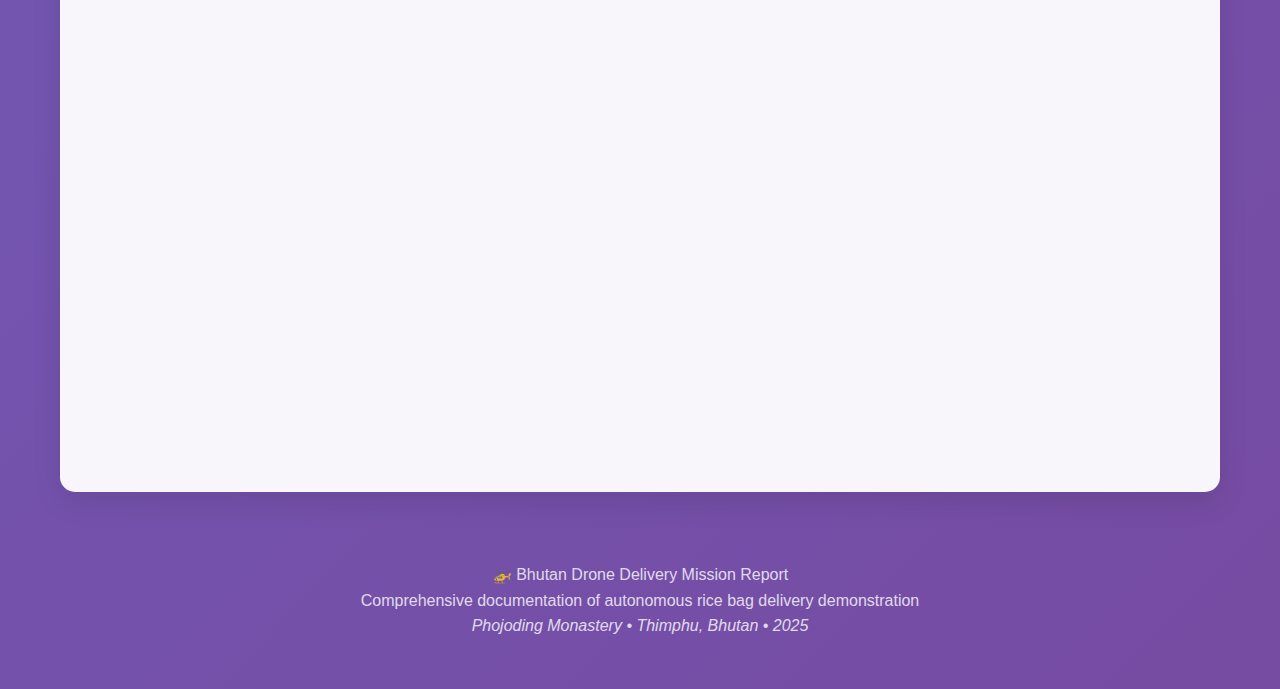
<file: bhutan_demo_report.html>
<!DOCTYPE html>
<html lang="en">
<head>
    <meta charset="UTF-8">
    <meta name="viewport" content="width=device-width, initial-scale=1.0">
    <title>Bhutan Drone Demo Report</title>
    <style>
        * {
            margin: 0;
            padding: 0;
            box-sizing: border-box;
        }
        
        body {
            font-family: -apple-system, BlinkMacSystemFont, 'Segoe UI', Roboto, Oxygen, Ubuntu, Cantarell, sans-serif;
            line-height: 1.6;
            color: #333;
            background: linear-gradient(135deg, #667eea 0%, #764ba2 100%);
            min-height: 100vh;
        }
        
        .container {
            max-width: 1200px;
            margin: 0 auto;
            padding: 20px;
        }
        
        .header {
            background: rgba(255, 255, 255, 0.95);
            backdrop-filter: blur(10px);
            border-radius: 20px;
            padding: 40px;
            margin-bottom: 30px;
            box-shadow: 0 20px 40px rgba(0,0,0,0.1);
            text-align: center;
        }
        
        .header h1 {
            font-size: 2.5rem;
            color: #2c3e50;
            margin-bottom: 10px;
            font-weight: 700;
        }
        
        .header .subtitle {
            font-size: 1.2rem;
            color: #7f8c8d;
            margin-bottom: 20px;
        }
        
        .nav {
            display: flex;
            flex-wrap: wrap;
            justify-content: center;
            gap: 15px;
            margin-top: 30px;
        }
        
        .nav a {
            background: linear-gradient(45deg, #3498db, #2980b9);
            color: white;
            padding: 10px 20px;
            border-radius: 25px;
            text-decoration: none;
            transition: all 0.3s ease;
            font-weight: 500;
        }
        
        .nav a:hover {
            transform: translateY(-2px);
            box-shadow: 0 5px 15px rgba(52, 152, 219, 0.4);
        }
        
        .section {
            background: rgba(255, 255, 255, 0.95);
            backdrop-filter: blur(10px);
            border-radius: 15px;
            padding: 30px;
            margin-bottom: 25px;
            box-shadow: 0 10px 30px rgba(0,0,0,0.1);
        }
        
        .section h2 {
            color: #2c3e50;
            font-size: 1.8rem;
            margin-bottom: 20px;
            padding-bottom: 10px;
            border-bottom: 3px solid #3498db;
        }
        
        .section h3 {
            color: #34495e;
            font-size: 1.3rem;
            margin: 20px 0 15px 0;
        }
        
        .links-grid {
            display: grid;
            grid-template-columns: repeat(auto-fit, minmax(300px, 1fr));
            gap: 20px;
            margin-bottom: 20px;
        }
        
        .link-card {
            background: linear-gradient(135deg, #f8f9fa, #e9ecef);
            padding: 20px;
            border-radius: 10px;
            border-left: 4px solid #3498db;
        }
        
        .link-card h4 {
            color: #2c3e50;
            margin-bottom: 10px;
        }
        
        .link-card a {
            color: #3498db;
            text-decoration: none;
            font-weight: 500;
        }
        
        .link-card a:hover {
            text-decoration: underline;
        }
        
        .problem-statement {
            background: linear-gradient(135deg, #3498db, #2980b9);
            color: white;
            padding: 25px;
            border-radius: 15px;
            margin: 20px 0;
            text-align: center;
            font-size: 1.1rem;
            box-shadow: 0 5px 15px rgba(52, 152, 219, 0.3);
        }
        
        .table-container {
            overflow-x: auto;
            margin: 20px 0;
        }
        
        table {
            width: 100%;
            border-collapse: collapse;
            background: white;
            border-radius: 10px;
            overflow: hidden;
            box-shadow: 0 5px 15px rgba(0,0,0,0.1);
        }
        
        th {
            background: linear-gradient(135deg, #3498db, #2980b9);
            color: white;
            padding: 15px;
            text-align: left;
            font-weight: 600;
        }
        
        td {
            padding: 15px;
            border-bottom: 1px solid #ecf0f1;
        }
        
        tr:nth-child(even) {
            background-color: #f8f9fa;
        }
        
        tr:hover {
            background-color: #e3f2fd;
        }
        
        .coordinates {
            font-family: 'Courier New', monospace;
            background: #ecf0f1;
            padding: 2px 6px;
            border-radius: 4px;
            color: #2c3e50;
        }
        
        .day-tasks {
            margin: 15px 0;
        }
        
        .issue-tag, .suggestion-tag {
            display: inline-block;
            padding: 6px 12px;
            border-radius: 20px;
            font-size: 0.75rem;
            font-weight: 600;
            margin: 3px 2px;
            border: 1px solid;
            transition: all 0.2s ease;
        }
        
        .issue-tag:hover, .suggestion-tag:hover {
            transform: translateY(-1px);
            box-shadow: 0 2px 8px rgba(0,0,0,0.1);
        }
        
        .issue-tag {
            background-color: #ffebee;
            color: #c62828;
            border-color: #ef9a9a;
        }
        
        .suggestion-tag {
            background-color: #e8f5e8;
            color: #2e7d32;
            border-color: #a5d6a7;
        }
        
        .tag-documentation { 
            background-color: #e3f2fd; 
            color: #1976d2; 
            border: 1px solid #bbdefb;
        }
        .tag-hardware { 
            background-color: #fff3e0; 
            color: #f57c00; 
            border: 1px solid #ffcc02;
        }
        .tag-safety { 
            background-color: #ffebee; 
            color: #d32f2f; 
            border: 1px solid #ffcdd2;
        }
        .tag-firmware { 
            background-color: #f3e5f5; 
            color: #7b1fa2; 
            border: 1px solid #e1bee7;
        }
        .tag-planning { 
            background-color: #fff8e1; 
            color: #f57f17; 
            border: 1px solid #ffecb3;
        }
        .tag-resources { 
            background-color: #e0f2f1; 
            color: #00695c; 
            border: 1px solid #b2dfdb;
        }
        .tag-sensor { 
            background-color: #e8f5e8; 
            color: #2e7d32; 
            border: 1px solid #c8e6c9;
        }
        .tag-procedure { 
            background-color: #eceff1; 
            color: #455a64; 
            border: 1px solid #cfd8dc;
        }
        .tag-software { 
            background-color: #ede7f6; 
            color: #6a1b9a; 
            border: 1px solid #d1c4e9;
        }
        .tag-customer { 
            background-color: #e0f7fa; 
            color: #00838f; 
            border: 1px solid #b2ebf2;
        }
        
        .issues-grid, .suggestions-grid {
            display: grid;
            gap: 15px;
            margin: 20px 0;
        }
        
        .issue-item, .suggestion-item {
            background: white;
            padding: 20px;
            border-radius: 10px;
            border-left: 4px solid;
            box-shadow: 0 2px 10px rgba(0,0,0,0.1);
        }
        
        .issue-item {
            border-left-color: #e74c3c;
        }
        
        .suggestion-item {
            border-left-color: #27ae60;
        }
        
        .issue-number, .suggestion-number {
            font-weight: 700;
            font-size: 1.1rem;
            margin-bottom: 10px;
        }
        
        .issue-number {
            color: #e74c3c;
        }
        
        .suggestion-number {
            color: #27ae60;
        }
        
        .mission-image {
            text-align: center;
            margin: 20px 0;
            padding: 20px;
            background: #f8f9fa;
            border-radius: 10px;
        }
        
        .altitude-charts {
            display: grid;
            grid-template-columns: repeat(auto-fit, minmax(300px, 1fr));
            gap: 20px;
            margin: 20px 0;
        }
        
        .chart-placeholder {
            background: #ecf0f1;
            height: 200px;
            border-radius: 10px;
            display: flex;
            align-items: center;
            justify-content: center;
            color: #7f8c8d;
            font-style: italic;
        }
        
        .footer {
            text-align: center;
            padding: 30px;
            color: rgba(255, 255, 255, 0.8);
            margin-top: 40px;
        }
        
        @media (max-width: 768px) {
            .container { padding: 10px; }
            .header { padding: 20px; }
            .header h1 { font-size: 2rem; }
            .nav { flex-direction: column; align-items: center; }
            .section { padding: 20px; }
        }
    </style>
</head>
<body>
    <div class="container">
        <div class="header">
            <h1>🚁 Bhutan Drone Delivery Mission</h1>
            <div class="subtitle">Autonomous 20KG Rice Bag Delivery to Phojoding Monastery</div>
            <div class="nav">
                <a href="#links">📋 Documents</a>
                <a href="#problem">🎯 Mission</a>
                <a href="#config">⚙️ Configuration</a>
                <a href="#recce">📊 Reconnaissance</a>
                <a href="#planning">🗺️ Planning</a>
                <a href="#daily">📅 Daily Tasks</a>
                <a href="#issues">⚠️ Issues</a>
                <a href="#suggestions">💡 Suggestions</a>
            </div>
        </div>
        
        <section id="links" class="section">
            <h2>📋 Relevant Links</h2>
            <div class="links-grid">
                <div class="link-card">
                    <h4>📁 All Bhutan Demo Documents</h4>
                    <a href="#">Official SharePoint Folder</a>
                    <p>Maintained by pilots - comprehensive collection of all related documents</p>
                </div>
                <div class="link-card">
                    <h4>📄 Official Pilot Report</h4>
                    <a href="#">Bhutan DHI POC - Demo Report</a>
                    <p>Detailed report prepared by the flight operations team</p>
                </div>
                <div class="link-card">
                    <h4>📊 Excel Track Sheet</h4>
                    <a href="#">DHI Demo & Recce Data Collection</a>
                    <p>Compliance tracking and data collection spreadsheet</p>
                </div>
                <div class="link-card">
                    <h4>📝 Flight Logs</h4>
                    <a href="#">All Flight Logs and Recorded Data</a>
                    <p>Complete collection of flight logs and telemetry data</p>
                </div>
            </div>
        </section>
        
        <section id="problem" class="section">
            <h2>🎯 Problem Statement</h2>
            <div class="problem-statement">
                <strong>Mission Objective:</strong> Deliver a 20KG rice bag to <strong>Phojoding Monastery, Thimphu, Bhutan</strong> starting from <strong>BBS Radio Tower, Thimphu, Bhutan</strong> using an autonomous drone.
                <br><br>
                <strong>Platform:</strong> Sabal 20 with Auto Mission capability
            </div>
        </section>
        
        <section id="config" class="section">
            <h2>⚙️ Proposed vs Implemented Configuration</h2>
            <div class="table-container">
                <table>
                    <thead>
                        <tr>
                            <th>Component</th>
                            <th>Proposed Configuration</th>
                            <th>Implemented Configuration</th>
                        </tr>
                    </thead>
                    <tbody>
                        <tr>
                            <td><strong>System</strong></td>
                            <td>EC 20.7</td>
                            <td>EC 20.7</td>
                        </tr>
                        <tr>
                            <td><strong>Battery</strong></td>
                            <td>4x GenX 29Ah OR 4x MPower 30Ah</td>
                            <td>4x GenX 29Ah</td>
                        </tr>
                        <tr>
                            <td><strong>Blade</strong></td>
                            <td>990mm non foldable</td>
                            <td>990mm non foldable</td>
                        </tr>
                        <tr>
                            <td><strong>RPM</strong></td>
                            <td>1300 - 1330</td>
                            <td>1300</td>
                        </tr>
                        <tr>
                            <td><strong>RC (at base location only)</strong></td>
                            <td>Futaba T10J</td>
                            <td>Futaba T10J</td>
                        </tr>
                        <tr>
                            <td><strong>GPS</strong></td>
                            <td>Holybro F9P or Here 4 or Neo 3 pro</td>
                            <td>Holybro F9P and Here 4 (both without RTK base)</td>
                        </tr>
                        <tr>
                            <td><strong>Communications</strong></td>
                            <td>Taisync S band or Taisync QuadBand or L band</td>
                            <td><strong>Comms 1:</strong> Taisync QuadBand with small white omni antenna (x2 Parallel)<br><strong>Comms 2:</strong> RFD at 30db (using separate power source) with base RFD antenna (x2 Perpendicular)</td>
                        </tr>
                        <tr>
                            <td><strong>Ground Control Station</strong></td>
                            <td>Getac (at base location) with antenna tracker and omni antenna</td>
                            <td><strong>GCS Comms at base location:</strong> Getac with Taisync QuadBand with sector antenna and omni antenna<br><strong>GCS Comms at monastery location:</strong> Lenovo ideapad with RFD at 30db with base RFD antenna</td>
                        </tr>
                    </tbody>
                </table>
            </div>
        </section>
        
        <section id="recce" class="section">
            <h2>📊 Reconnaissance Tests Conducted</h2>
            <div class="day-tasks">
                <h3>Test Categories:</h3>
                <ul style="margin-left: 20px; margin-top: 10px;">
                    <li><strong>GPS Module Selection:</strong> Analysis based on Nsats, Hdop, Vdop, Hacc, Vacc parameters</li>
                    <li><strong>Spectrum Analysis:</strong> Background noise assessment in S band, Quad band, L band frequencies</li>
                    <li><strong>Environmental Assessment:</strong> Wind speed measurements</li>
                    <li><strong>Site Survey:</strong> Visual inspection of takeoff and landing locations for GCS and mast placement</li>
                    <li><strong>RTK Survey:</strong> Precise coordinate determination and AMSL data collection</li>
                </ul>
            </div>
            
            <h3>📍 Location Coordinates</h3>
            <div class="table-container">
                <table>
                    <thead>
                        <tr>
                            <th>Location</th>
                            <th>Latitude</th>
                            <th>Longitude</th>
                            <th>AMSL (m)</th>
                        </tr>
                    </thead>
                    <tbody>
                        <tr>
                            <td><strong>Monastery Location</strong></td>
                            <td><span class="coordinates">27.4890358098142</span></td>
                            <td><span class="coordinates">89.574760012183</span></td>
                            <td><strong>3580.6</strong></td>
                        </tr>
                        <tr>
                            <td><strong>Base Location</strong></td>
                            <td><span class="coordinates">27.4835963118182</span></td>
                            <td><span class="coordinates">89.6237514837643</span></td>
                            <td><strong>2644.65</strong></td>
                        </tr>
                    </tbody>
                </table>
            </div>
        </section>
        
        <section id="planning" class="section">
            <h2>🗺️ Mission Planning</h2>
            <div class="mission-image">
                <div class="chart-placeholder">
                    📍 Bhutan Demo Mission Flight Path
                    <img src="Bhutan Demo Mission.png">
                    <br><small>(Original mission planning image would be displayed here)</small>
                </div>
            </div>
        </section>
        
        <section id="daily" class="section">
            <h2>📅 Day-wise Tasks, Issues, and Suggestions</h2>
            <div class="table-container">
                <table>
                    <thead>
                        <tr>
                            <th>Day</th>
                            <th>Tasks Completed</th>
                            <th>Issues</th>
                            <th>Suggestions</th>
                        </tr>
                    </thead>
                    <tbody>
                        <tr>
                            <td><strong>1</strong></td>
                            <td>• New base recce (BBS Radio tower)<br>• GPS Nsats, dop, acc test<br>• RTK positioning<br>• Taisync quadband and S band SNR test</td>
                            <td><span class="issue-tag">I1</span></td>
                            <td><span class="suggestion-tag">S1</span> <span class="suggestion-tag">S2</span></td>
                        </tr>
                        <tr>
                            <td><strong>2</strong></td>
                            <td>• Ground test of pitot tube<br>• Ground test of parachute<br>• Payload drop test<br>• Basic craft performance, CG, param, GPS tests</td>
                            <td><span class="issue-tag">I2</span></td>
                            <td><span class="suggestion-tag">S3</span> <span class="suggestion-tag">S4</span> <span class="suggestion-tag">S5</span> <span class="suggestion-tag">S6</span></td>
                        </tr>
                        <tr>
                            <td><strong>3</strong></td>
                            <td>• Hover tests with payloads for current and temperature monitoring</td>
                            <td><span class="issue-tag">I3</span></td>
                            <td><span class="suggestion-tag">S7</span></td>
                        </tr>
                        <tr>
                            <td><strong>4</strong></td>
                            <td>• Auto missions</td>
                            <td><span class="issue-tag">I4</span></td>
                            <td><span class="suggestion-tag">S8</span></td>
                        </tr>
                        <tr>
                            <td><strong>5</strong></td>
                            <td>• Hover tests with payloads for current and temperature monitoring</td>
                            <td><span class="issue-tag">I5</span></td>
                            <td><span class="suggestion-tag">S9</span></td>
                        </tr>
                        <tr>
                            <td><strong>6</strong></td>
                            <td>• Various tests and RFD configuration</td>
                            <td><span class="issue-tag">I6</span></td>
                            <td><span class="suggestion-tag">S5</span> <span class="suggestion-tag">S10</span></td>
                        </tr>
                        <tr>
                            <td><strong>7</strong></td>
                            <td>• Auto mission to monastery with 1kg payload and altitude margin testing</td>
                            <td><span class="issue-tag">I7</span> <span class="issue-tag">I8</span> <span class="issue-tag">I9</span></td>
                            <td><span class="suggestion-tag">S11</span> <span class="suggestion-tag">S12</span> <span class="suggestion-tag">S13</span></td>
                        </tr>
                        <tr>
                            <td><strong>8</strong></td>
                            <td>• Final demo: 10kg rice bag delivery to monastery</td>
                            <td><span class="issue-tag">I10</span> <span class="issue-tag">I11</span> <span class="issue-tag">I12</span> <span class="issue-tag">I13</span></td>
                            <td><span class="suggestion-tag">S11</span> <span class="suggestion-tag">S13</span> <span class="suggestion-tag">S15</span> <span class="suggestion-tag">S16</span></td>
                        </tr>
                    </tbody>
                </table>
            </div>
        </section>
        
        <section id="issues" class="section">
            <h2>⚠️ Issues Encountered</h2>
            <div class="issues-grid">
                <div class="issue-item">
                    <div class="issue-number">#1 <span class="tag-documentation">Documentation</span></div>
                    Taisync setup and configuration took time, reading and understanding webview page was difficult
                </div>
                <div class="issue-item">
                    <div class="issue-number">#2 <span class="tag-documentation">Documentation</span></div>
                    Pitot tube wiring took time due to missing documentation
                </div>
                <div class="issue-item">
                    <div class="issue-number">#3 <span class="tag-hardware">Hardware</span></div>
                    Motor temperature differences 10-20°C (head < tail), current consumption differences 10-20A (head > tail)
                </div>
                <div class="issue-item">
                    <div class="issue-number">#4 <span class="tag-safety">Safety</span></div>
                    Unsafe missions performed over civilian houses and walkways, craft is heavy and parachutes are unreliable
                </div>
                <div class="issue-item">
                    <div class="issue-number">#5 <span class="tag-hardware">Hardware</span></div>
                    Rain caused delays
                </div>
                <div class="issue-item">
                    <div class="issue-number">#6 <span class="tag-firmware">Firmware</span> <span class="tag-planning">Planning</span></div>
                    Tracker removal required as RFD needed UART port (CONS port doesn't support RFD currently)
                </div>
                <div class="issue-item">
                    <div class="issue-number">#7 <span class="tag-documentation">Documentation</span></div>
                    Uncertainty regarding in-flight mission updates and set waypoint, required additional tests
                </div>
                <div class="issue-item">
                    <div class="issue-number">#8 <span class="tag-hardware">Hardware</span></div>
                    RC reconnection issue during landing, no control response
                </div>
                <div class="issue-item">
                    <div class="issue-number">#9 <span class="tag-resources">Resources</span> <span class="tag-safety">Safety</span></div>
                    Difficulty determining proper altitude margin for final mission, at 30m hover, hard to assess craft height relative to flag poles at monastery
                </div>
                <div class="issue-item">
                    <div class="issue-number">#10 <span class="tag-sensor">Sensor</span> <span class="tag-planning">Planning</span></div>
                    Craft landed instead of hovering at 5m due to altitude error, mission ended with craft disarmed (ASML was taken from GPS, but barometer was used for flight, also altimeter should have been used since barometer aren't reliable)
                </div>
                <div class="issue-item">
                    <div class="issue-number">#11 <span class="tag-sensor">Sensor</span></div>
                    Craft proximity to flag poles at monastery due to barometric altitude error
                </div>
                <div class="issue-item">
                    <div class="issue-number">#12 <span class="tag-firmware">Firmware</span></div>
                    No failsafes used since RTL was not viable, Smart RTL untested and therefore not implemented
                </div>
                <div class="issue-item">
                    <div class="issue-number">#13 <span class="tag-sensor">Sensor</span> <span class="tag-planning">Planning</span></div>
                    Craft landing position had a lot of offset to the measured position
                </div>
            </div>
            

        </section>
        
        <section id="suggestions" class="section">
            <h2>💡 Suggestions for Improvement</h2>
            <div class="suggestions-grid">
                <div class="suggestion-item">
                    <div class="suggestion-number">#1 <span class="tag-documentation">Documentation</span></div>
                    Create comprehensive documentation for all comms modules: antenna setup, web interface, app interface, configuration, parameter setup, data interpretation, FAQ, common issues
                </div>
                <div class="suggestion-item">
                    <div class="suggestion-number">#2 <span class="tag-documentation">Documentation</span></div>
                    Create dummy cube setup documentation with required accessories list
                </div>
                <div class="suggestion-item">
                    <div class="suggestion-number">#3 <span class="tag-documentation">Documentation</span></div>
                    Create module documentation (pitot tube, GPS, ESC telem setup, etc.) with setup/teardown procedures from scratch and relevant resource links
                </div>
                <div class="suggestion-item">
                    <div class="suggestion-number">#4 <span class="tag-hardware">Hardware</span> <span class="tag-safety">Safety</span></div>
                    Parachute system needs improvement: carbon fiber plate tolerance issues, servo pin jamming, tube cover requiring tape fitment. Create stretchable fabric cover for ground tests instead of zip ties
                </div>
                <div class="suggestion-item">
                    <div class="suggestion-number">#5 <span class="tag-hardware">Hardware</span> <span class="tag-firmware">Firmware</span></div>
                    Enable CONS port for RFD as secondary comms (with dedicated power supply for 30db operation)
                </div>
                <div class="suggestion-item">
                    <div class="suggestion-number">#6 <span class="tag-procedure">Procedure</span> <span class="tag-software">Software</span></div>
                    Create a basic python TKinter application for standard sequential test procedure: ground values check, preflight checks, module function verification, stabilize response, log analysis, loiter response, auto mission validation (all these tests, user enterable data, log publishing option, flight summary generation, things like analysis can be manual, but should follow steps specified here) (It includes developing a simplified automated log analyzer following flight ops review sheet pattern)
                </div>
                <div class="suggestion-item">
                    <div class="suggestion-number">#7 <span class="tag-documentation">Documentation</span> <span class="tag-procedure">Procedure</span></div>
                    Implement the above mentioned unified documentation system with centralized flight log analysis server storing all records, analysis, and operator responses for easy reference (uses the same log analyses tool, and streamlined procedure tool, each log simply will always be accompanied by a metadata file in JSON format maybe, which is created by our software) (consider all flights, demos, tests, crashes)
                </div>
                <div class="suggestion-item">
                    <div class="suggestion-number">#8 <span class="tag-safety">Safety</span></div>
                    Implement strict policy: NO missions over areas with unaware civilians. All affected individuals must be notified and consent to operational risks.
                </div>
                <div class="suggestion-item">
                    <div class="suggestion-number">#9 <span class="tag-hardware">Hardware</span></div>
                    Design rain cover for drone (waterproof tarp is inconvenient)
                </div>
                <div class="suggestion-item">
                    <div class="suggestion-number">#10 <span class="tag-hardware">Hardware</span></div>
                    Develop waterproof communications housing for weather protection of sensitive electronics.
                </div>
                <div class="suggestion-item">
                    <div class="suggestion-number">#11 <span class="tag-documentation">Documentation</span></div>
                    Create auto mission features documentation: in-flight updates, set waypoint, mission resume procedures, negative altitude mission and parameters
                </div>
                <div class="suggestion-item">
                    <div class="suggestion-number">#12 <span class="tag-hardware">Hardware</span></div>
                    RC system requires testing and troubleshooting for reconnection issues
                </div>
                <div class="suggestion-item">
                    <div class="suggestion-number">#13 <span class="tag-hardware">Hardware</span> <span class="tag-resources">Resources</span></div>
                    Consider long range FPV quad or FPV fixed wing for site and flight analysis and live tracking
                </div>
                <div class="suggestion-item">
                    <div class="suggestion-number">#14 <span class="tag-hardware">Hardware</span> <span class="tag-firmware">Firmware</span></div>
                    Implement altimeters (minimum 10-20m range, radar preferred), also look into the following parameter <a href="https://ardupilot.org/copter/docs/parameters.html#ek3-ogn-hgt-mask" target="_blank"><code>EK3_OGN_HGT_MASK</code></a>
                </div>
                <div class="suggestion-item">
                    <div class="suggestion-number">#15 <span class="tag-hardware">Hardware</span></div>
                    Maybe add omni-directional proximity sensors for collision avoidance
                </div>
                <div class="suggestion-item">
                    <div class="suggestion-number">#16 <span class="tag-documentation">Documentation</span></div>
                    Test and document Smart RTL for demo mission planning reference
                </div>
                <div class="suggestion-item">
                    <div class="suggestion-number">#17 <span class="tag-firmware">Firmware</span></div>
                    wp_nav feature like "heading follow next waypoint" instead follow at 0/180 degree to the waypoint (specific to tandem systems)
                </div>
                <div class="suggestion-item">
                    <div class="suggestion-number">#18 <span class="tag-customer">Customer</span></div>
                    Mast is very inconvenient, should be something like tripod (would be fantastic if we have satcom?)
                </div>
                <div class="suggestion-item">
                    <div class="suggestion-number">#19 <span class="tag-hardware">Hardware</span></div>
                    Too much motor oiling in comparison to motor documentation.
                </div>
                <div class="suggestion-item">
                    <div class="suggestion-number">#20 <span class="tag-hardware">Hardware</span></div>
                    Test different perpendicular antenna placement for craft (hopefully non parallel setup)
                </div>
            </div>
        </section>
        
        <div class="footer">
            <p>🚁 Bhutan Drone Delivery Mission Report</p>
            <p>Comprehensive documentation of autonomous rice bag delivery demonstration</p>
            <p><em>Phojoding Monastery • Thimphu, Bhutan • 2025</em></p>
        </div>
    </div>
    
    <script>
        // Smooth scrolling for navigation links
        document.querySelectorAll('.nav a').forEach(anchor => {
            anchor.addEventListener('click', function (e) {
                e.preventDefault();
                const target = document.querySelector(this.getAttribute('href'));
                if (target) {
                    target.scrollIntoView({
                        behavior: 'smooth',
                        block: 'start'
                    });
                }
            });
        });
        
        // Add hover effects for table rows
        document.querySelectorAll('table tr').forEach(row => {
            row.addEventListener('mouseenter', function() {
                this.style.transform = 'scale(1.01)';
                this.style.transition = 'transform 0.2s ease';
            });
            
            row.addEventListener('mouseleave', function() {
                this.style.transform = 'scale(1)';
            });
        });
        
        // Animate cards on scroll
        const observerOptions = {
            threshold: 0.1,
            rootMargin: '0px 0px -50px 0px'
        };
        
        const observer = new IntersectionObserver((entries) => {
            entries.forEach(entry => {
                if (entry.isIntersecting) {
                    entry.target.style.opacity = '1';
                    entry.target.style.transform = 'translateY(0)';
                }
            });
        }, observerOptions);
        
        // Apply animation to all sections
        document.querySelectorAll('.section, .issue-item, .suggestion-item').forEach(el => {
            el.style.opacity = '0';
            el.style.transform = 'translateY(20px)';
            el.style.transition = 'opacity 0.6s ease, transform 0.6s ease';
            observer.observe(el);
        });
        
        // Add click-to-copy functionality for coordinates
        document.querySelectorAll('.coordinates').forEach(coord => {
            coord.style.cursor = 'pointer';
            coord.title = 'Click to copy coordinates';
            
            coord.addEventListener('click', function() {
                navigator.clipboard.writeText(this.textContent).then(() => {
                    const original = this.style.backgroundColor;
                    this.style.backgroundColor = '#2ecc71';
                    this.style.color = 'white';
                    
                    setTimeout(() => {
                        this.style.backgroundColor = original;
                        this.style.color = '#2c3e50';
                    }, 1000);
                });
            });
        });
        
        // Initialize animations after page load
        window.addEventListener('load', function() {
            // Trigger initial animations for visible elements
            const sections = document.querySelectorAll('.section');
            sections.forEach((section, index) => {
                setTimeout(() => {
                    section.style.opacity = '1';
                    section.style.transform = 'translateY(0)';
                }, index * 100);
            });
        });
    </script>
</body>
</html>
</file>
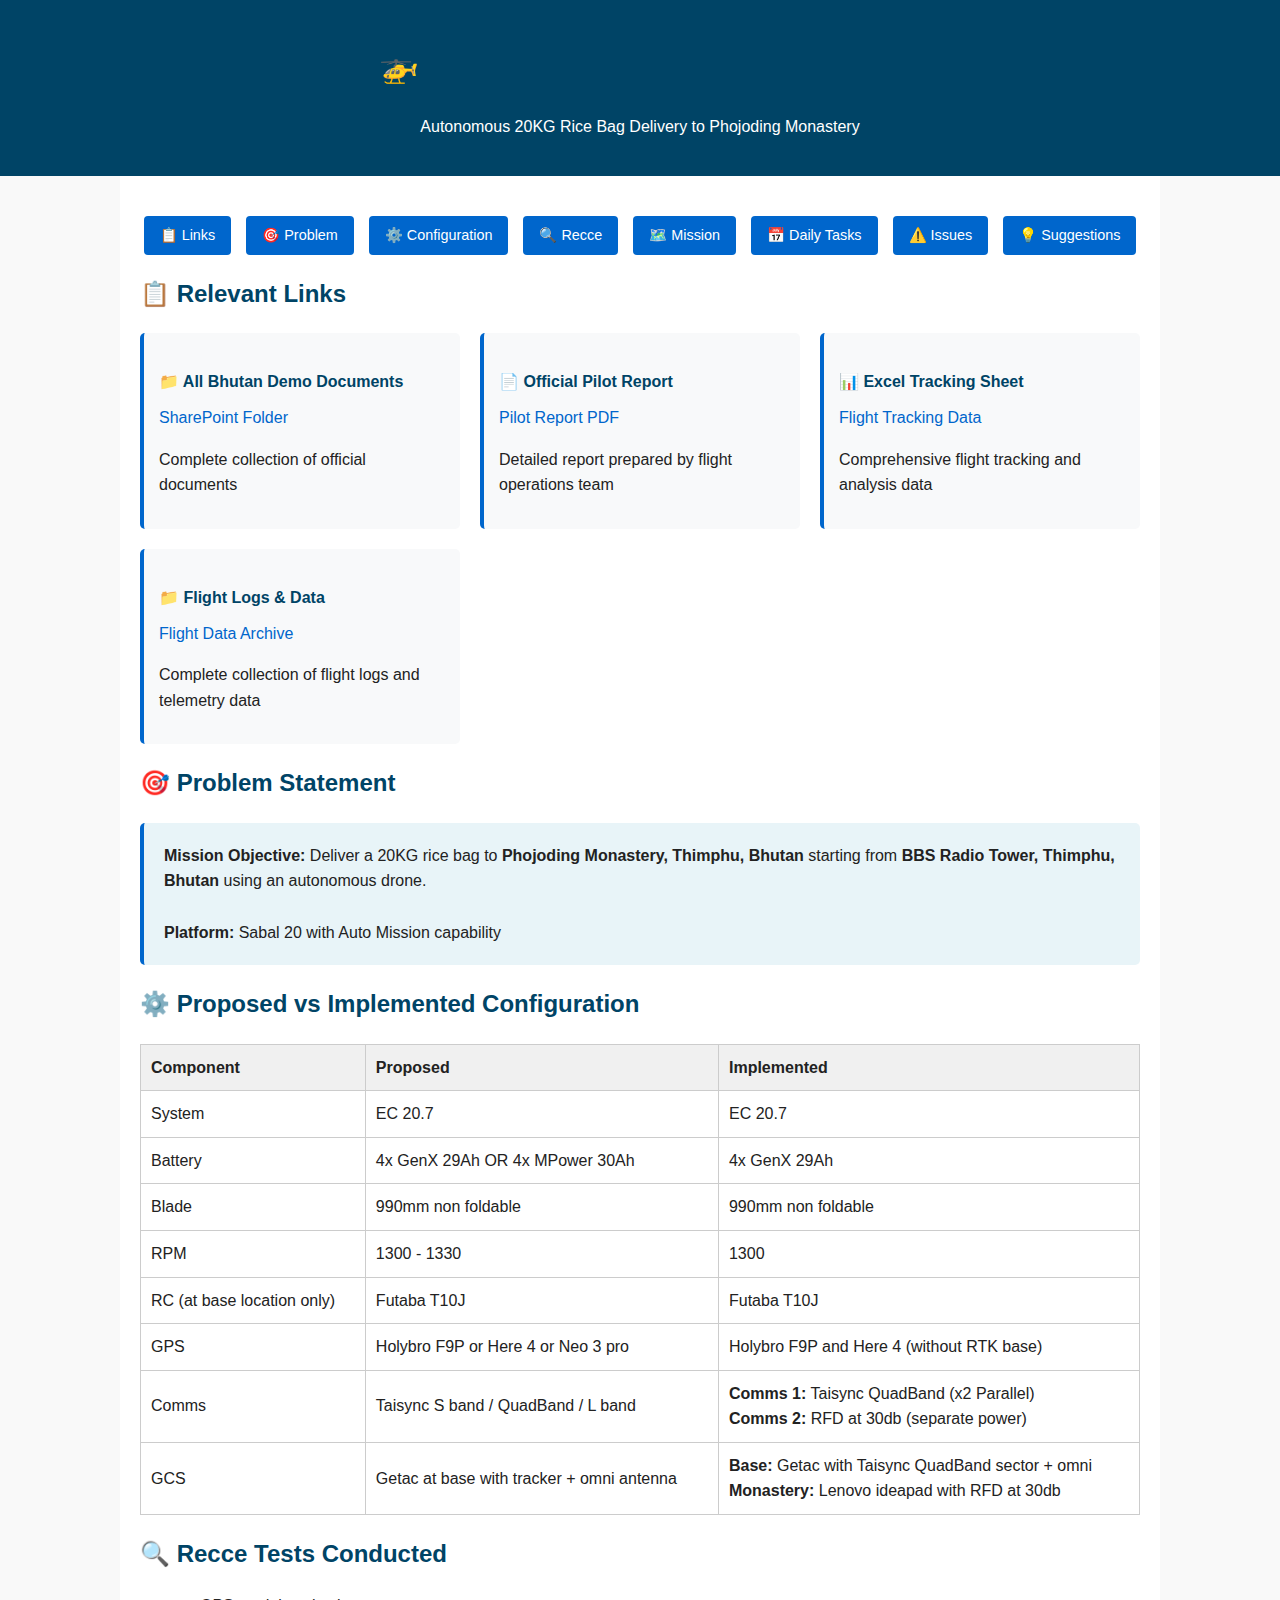
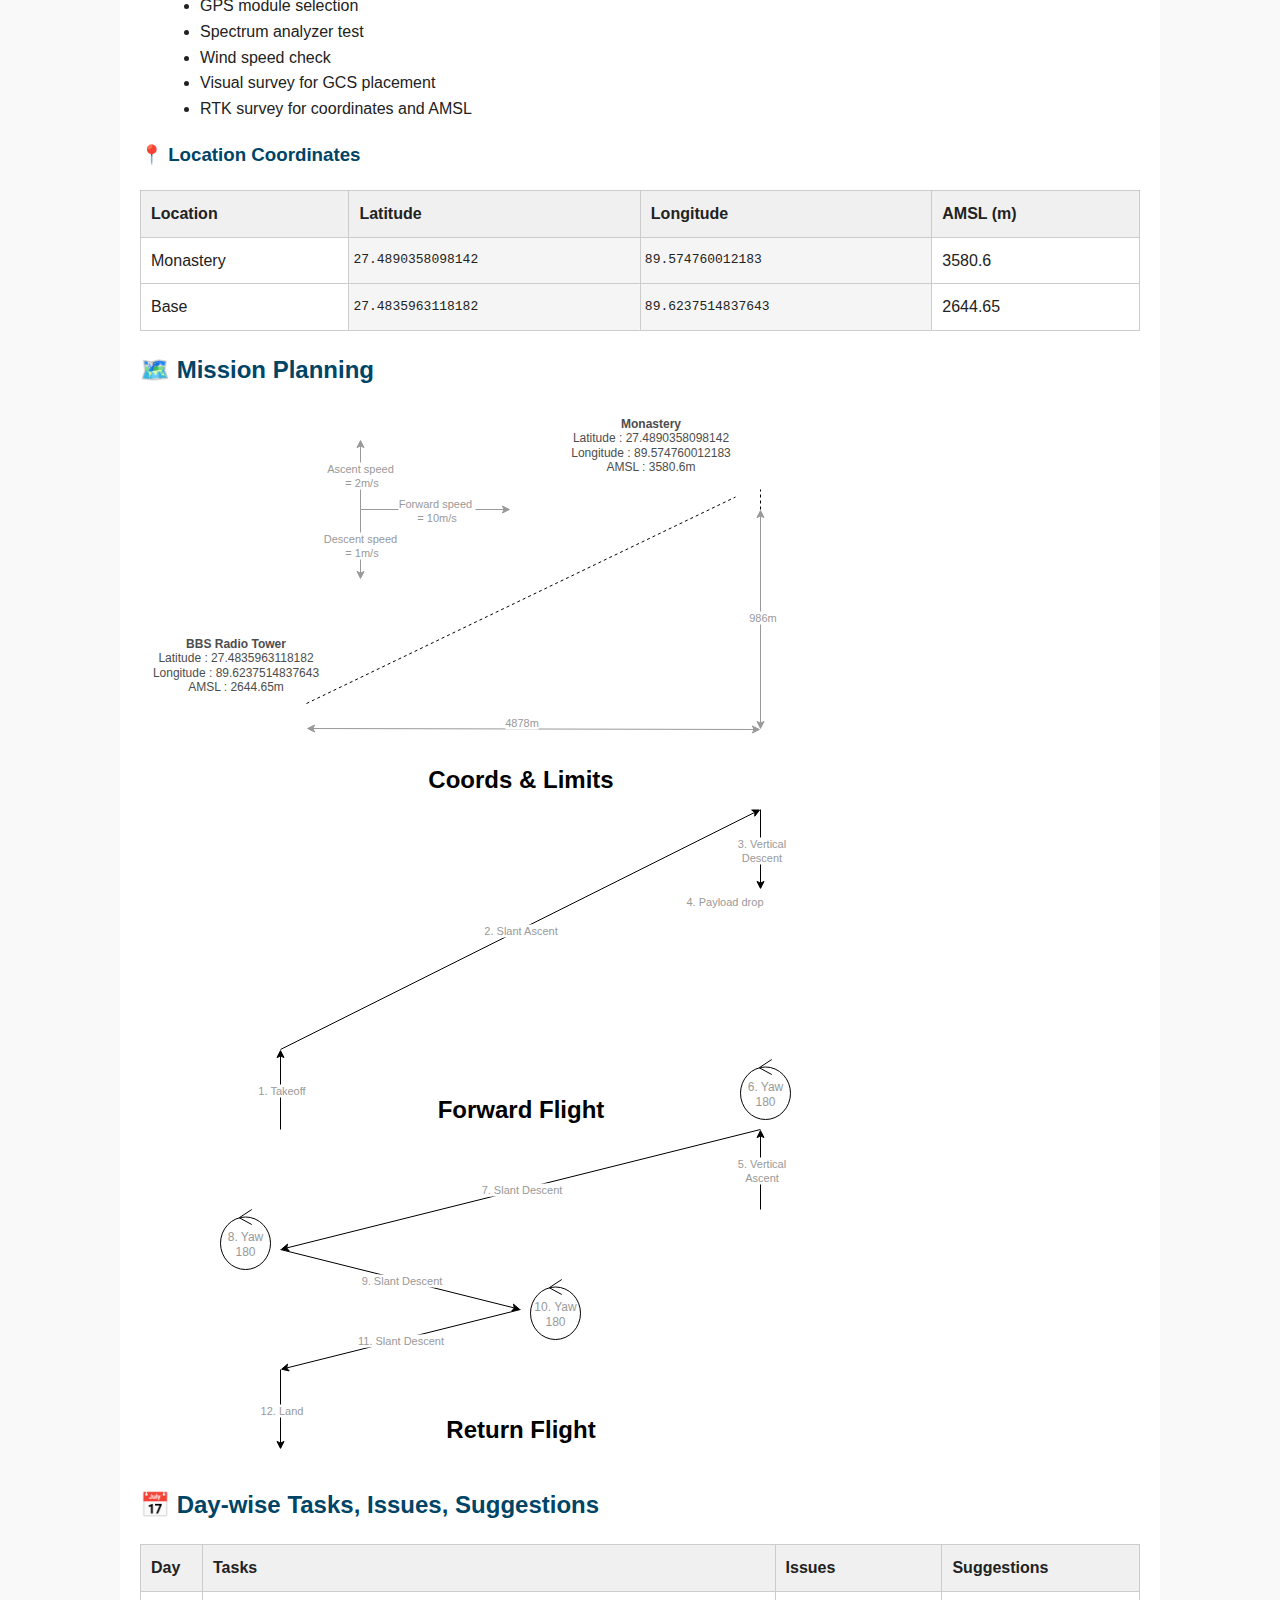
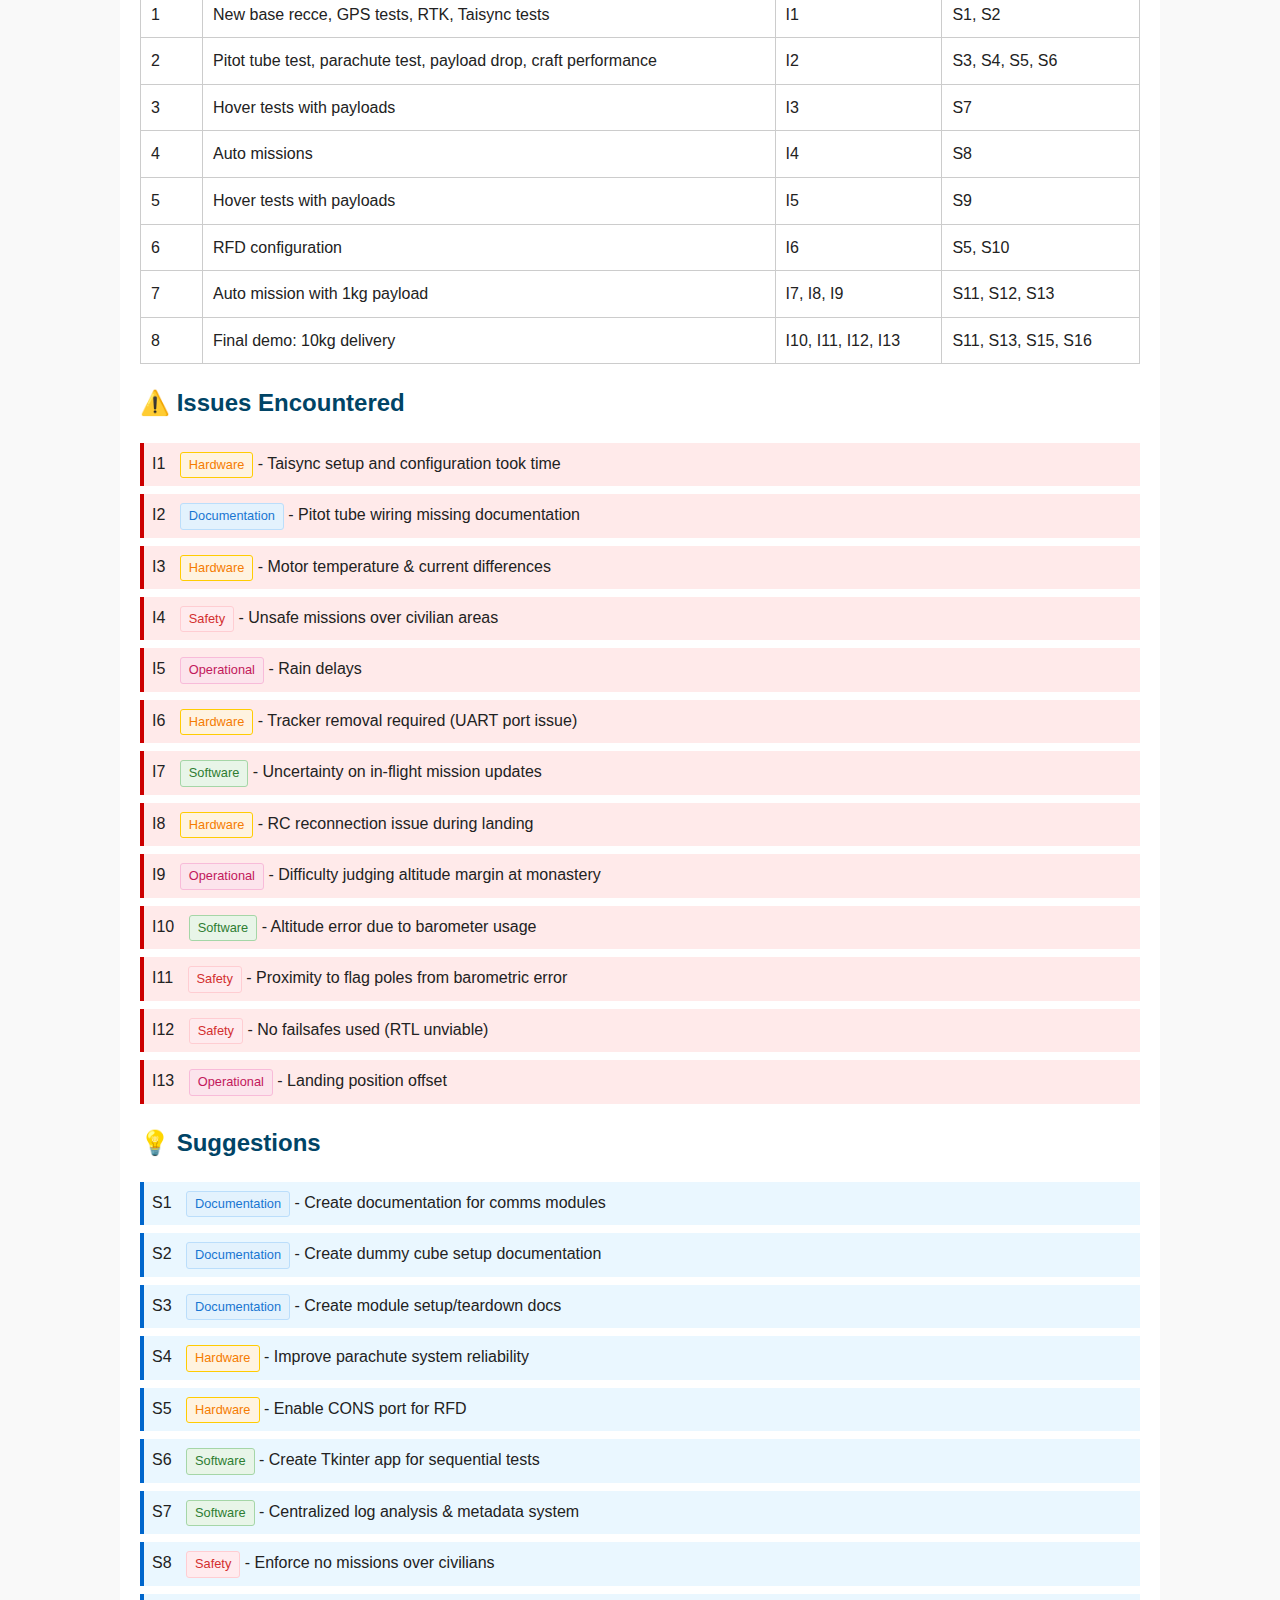
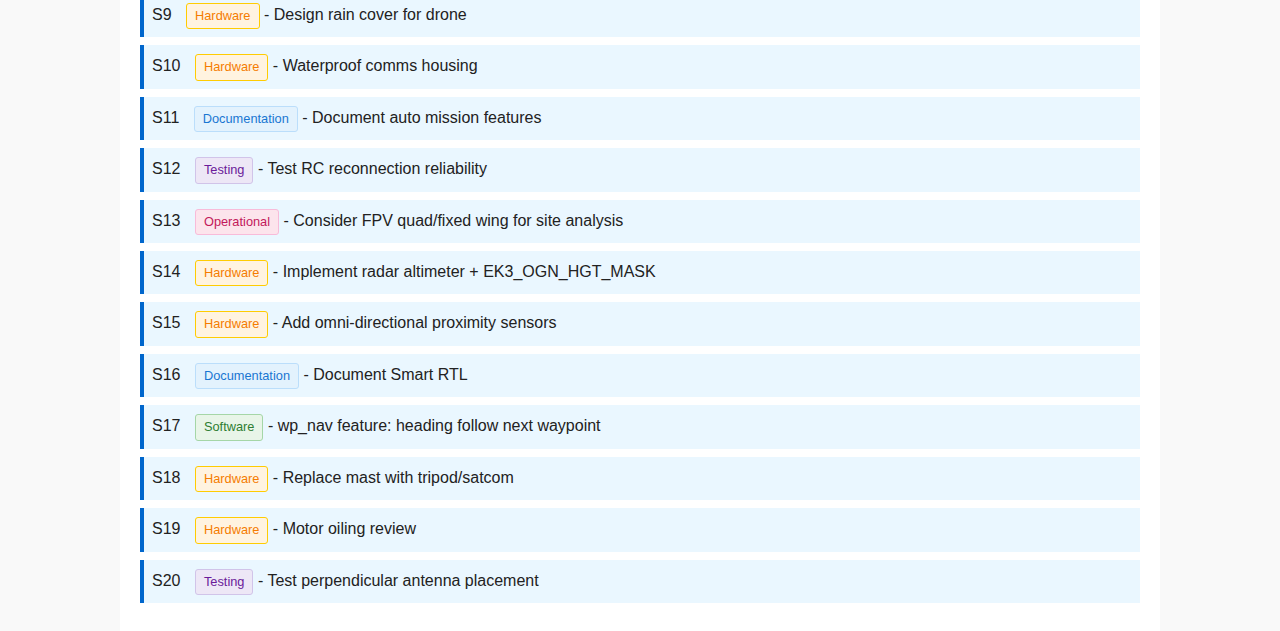
<file: bhutan_demo_styled.html>
<!DOCTYPE html>
<html lang="en">
<head>
  <meta charset="UTF-8">
  <meta name="viewport" content="width=device-width, initial-scale=1.0">
  <title>Bhutan Drone Demo Report</title>
  <style>
    body {
      font-family: Arial, sans-serif;
      line-height: 1.6;
      margin: 0;
      padding: 0;
      background: #f9f9f9;
      color: #222;
    }
    header {
      background: #004466;
      color: #fff;
      padding: 20px;
      text-align: center;
    }
    main {
      max-width: 1000px;
      margin: auto;
      padding: 20px;
      background: #fff;
    }
    h1, h2, h3 {
      color: #004466;
    }
    a {
      color: #0066cc;
      text-decoration: none;
    }
    a:hover {
      text-decoration: underline;
    }
    table {
      width: 100%;
      border-collapse: collapse;
      margin: 20px 0;
    }
    table, th, td {
      border: 1px solid #ccc;
    }
    th, td {
      padding: 10px;
      text-align: left;
    }
    th {
      background: #f0f0f0;
    }
    ul {
      margin-left: 20px;
    }
    .issue {
      background: #ffeaea;
      border-left: 4px solid #cc0000;
      padding: 8px;
      margin: 8px 0;
    }
    .suggestion {
      background: #eaf7ff;
      border-left: 4px solid #0066cc;
      padding: 8px;
      margin: 8px 0;
    }
    img {
      max-width: 100%;
      margin: 15px 0;
      border: 1px solid #ccc;
    }
    .nav {
      display: flex;
      flex-wrap: wrap;
      justify-content: center;
      gap: 15px;
      margin: 20px 0;
    }
    .nav a {
      background: #0066cc;
      color: white;
      padding: 8px 16px;
      border-radius: 4px;
      text-decoration: none;
      font-size: 0.9rem;
    }
    .nav a:hover {
      background: #004499;
    }
    .links-grid {
      display: grid;
      grid-template-columns: repeat(auto-fit, minmax(300px, 1fr));
      gap: 20px;
      margin: 20px 0;
    }
    .link-card {
      background: #f8f9fa;
      padding: 15px;
      border-radius: 5px;
      border-left: 4px solid #0066cc;
    }
    .link-card h4 {
      color: #004466;
      margin-bottom: 10px;
    }
    .problem-statement {
      background: #e8f4f8;
      padding: 20px;
      border-radius: 5px;
      margin: 20px 0;
      border-left: 4px solid #0066cc;
    }
    .tag {
      display: inline-block;
      padding: 2px 8px;
      border-radius: 3px;
      font-size: 0.8rem;
      margin-left: 10px;
    }
    .tag-documentation { 
      background-color: #e3f2fd; 
      color: #1976d2; 
      border: 1px solid #bbdefb;
    }
    .tag-hardware { 
      background-color: #fff3e0; 
      color: #f57c00; 
      border: 1px solid #ffcc02;
    }
    .tag-software { 
      background-color: #e8f5e8; 
      color: #2e7d32; 
      border: 1px solid #a5d6a7;
    }
    .tag-operational { 
      background-color: #fce4ec; 
      color: #c2185b; 
      border: 1px solid #f8bbd9;
    }
    .tag-safety { 
      background-color: #ffebee; 
      color: #d32f2f; 
      border: 1px solid #ffcdd2;
    }
    .tag-testing { 
      background-color: #ede7f6; 
      color: #6a1b9a; 
      border: 1px solid #d1c4e9;
    }
    .tag-customer { 
      background-color: #e0f7fa; 
      color: #00838f; 
      border: 1px solid #b2ebf2;
    }
    .coordinates {
      font-family: monospace;
      background: #f5f5f5;
      padding: 2px 4px;
      border-radius: 3px;
    }
  </style>
</head>
<body>
  <header>
    <h1>🚁 Bhutan Drone Delivery Mission</h1>
    <p>Autonomous 20KG Rice Bag Delivery to Phojoding Monastery</p>
  </header>
  
  <main>
    <div class="nav">
      <a href="#links">📋 Links</a>
      <a href="#problem">🎯 Problem</a>
      <a href="#config">⚙️ Configuration</a>
      <a href="#recce">🔍 Recce</a>
      <a href="#mission">🗺️ Mission</a>
      <a href="#daily">📅 Daily Tasks</a>
      <a href="#issues">⚠️ Issues</a>
      <a href="#suggestions">💡 Suggestions</a>
    </div>

    <section id="links">
      <h2>📋 Relevant Links</h2>
      <div class="links-grid">
        <div class="link-card">
          <h4>📁 All Bhutan Demo Documents</h4>
          <a href="https://endureair1.sharepoint.com/:f:/s/FlightOperations/Eq8afsEeLX9Om5en1zWh1aAB_C-XFTLlVgsI98cZZKKQIQ?e=RpXbhR">SharePoint Folder</a>
          <p>Complete collection of official documents</p>
        </div>
        <div class="link-card">
          <h4>📄 Official Pilot Report</h4>
          <a href="https://endureair1.sharepoint.com/:b:/s/FlightOperations/Ea4AnkyJHIxLsMpQ-3cRuesB3q-higOv_Nw4UMAH0Ba-tg?e=FhgdJS">Pilot Report PDF</a>
          <p>Detailed report prepared by flight operations team</p>
        </div>
        <div class="link-card">
          <h4>📊 Excel Tracking Sheet</h4>
          <a href="https://endureair1-my.sharepoint.com/:x:/g/personal/ishika_jain_endureair_tech/ET_Jh2jfgdtJo_1H77MxOHUBHEeGN15gc_q72Pq4Yxal2g?e=Wb33rY">Flight Tracking Data</a>
          <p>Comprehensive flight tracking and analysis data</p>
        </div>
        <div class="link-card">
          <h4>📁 Flight Logs & Data</h4>
          <a href="https://endureair1.sharepoint.com/:f:/s/FlightOperations/EkdvMeBMUwlGuW5DZU1s4SkBtqf8EFHrnhc3LE0_ijLKvA?e=86y20I">Flight Data Archive</a>
          <p>Complete collection of flight logs and telemetry data</p>
        </div>
      </div>
    </section>

    <section id="problem">
      <h2>🎯 Problem Statement</h2>
      <div class="problem-statement">
        <strong>Mission Objective:</strong> Deliver a 20KG rice bag to <strong>Phojoding Monastery, Thimphu, Bhutan</strong> starting from <strong>BBS Radio Tower, Thimphu, Bhutan</strong> using an autonomous drone.
        <br><br>
        <strong>Platform:</strong> Sabal 20 with Auto Mission capability
      </div>
    </section>

    <section id="config">
      <h2>⚙️ Proposed vs Implemented Configuration</h2>
      <table>
        <tr><th>Component</th><th>Proposed</th><th>Implemented</th></tr>
        <tr><td>System</td><td>EC 20.7</td><td>EC 20.7</td></tr>
        <tr><td>Battery</td><td>4x GenX 29Ah OR 4x MPower 30Ah</td><td>4x GenX 29Ah</td></tr>
        <tr><td>Blade</td><td>990mm non foldable</td><td>990mm non foldable</td></tr>
        <tr><td>RPM</td><td>1300 - 1330</td><td>1300</td></tr>
        <tr><td>RC (at base location only)</td><td>Futaba T10J</td><td>Futaba T10J</td></tr>
        <tr><td>GPS</td><td>Holybro F9P or Here 4 or Neo 3 pro</td><td>Holybro F9P and Here 4 (without RTK base)</td></tr>
        <tr><td>Comms</td><td>Taisync S band / QuadBand / L band</td><td><b>Comms 1:</b> Taisync QuadBand (x2 Parallel)<br><b>Comms 2:</b> RFD at 30db (separate power)</td></tr>
        <tr><td>GCS</td><td>Getac at base with tracker + omni antenna</td><td><b>Base:</b> Getac with Taisync QuadBand sector + omni<br><b>Monastery:</b> Lenovo ideapad with RFD at 30db</td></tr>
      </table>
    </section>

    <section id="recce">
      <h2>🔍 Recce Tests Conducted</h2>
      <ul>
        <li>GPS module selection</li>
        <li>Spectrum analyzer test</li>
        <li>Wind speed check</li>
        <li>Visual survey for GCS placement</li>
        <li>RTK survey for coordinates and AMSL</li>
      </ul>

      <h3>📍 Location Coordinates</h3>
      <table>
        <tr><th>Location</th><th>Latitude</th><th>Longitude</th><th>AMSL (m)</th></tr>
        <tr><td>Monastery</td><td class="coordinates">27.4890358098142</td><td class="coordinates">89.574760012183</td><td>3580.6</td></tr>
        <tr><td>Base</td><td class="coordinates">27.4835963118182</td><td class="coordinates">89.6237514837643</td><td>2644.65</td></tr>
      </table>
    </section>

    <section id="mission">
      <h2>🗺️ Mission Planning</h2>
      <svg xmlns="http://www.w3.org/2000/svg" style="background: transparent; background-color: transparent; color-scheme: light dark;" xmlns:xlink="http://www.w3.org/1999/xlink" version="1.1" width="651px" height="1049px" viewBox="-0.5 -0.5 651 1049" content="&lt;mxfile host=&quot;app.diagrams.net&quot; agent=&quot;Mozilla/5.0 (Windows NT 10.0; Win64; x64) AppleWebKit/537.36 (KHTML, like Gecko) Chrome/138.0.0.0 Safari/537.36&quot; version=&quot;28.1.0&quot;&gt;&#10;  &lt;diagram name=&quot;Page-1&quot; id=&quot;k6A9s2IQ30_3Z5Rm0Wqr&quot;&gt;&#10;    &lt;mxGraphModel dx=&quot;1665&quot; dy=&quot;3139&quot; grid=&quot;1&quot; gridSize=&quot;10&quot; guides=&quot;1&quot; tooltips=&quot;1&quot; connect=&quot;1&quot; arrows=&quot;1&quot; fold=&quot;1&quot; page=&quot;1&quot; pageScale=&quot;1&quot; pageWidth=&quot;827&quot; pageHeight=&quot;1169&quot; math=&quot;0&quot; shadow=&quot;0&quot;&gt;&#10;      &lt;root&gt;&#10;        &lt;mxCell id=&quot;0&quot; /&gt;&#10;        &lt;mxCell id=&quot;1&quot; parent=&quot;0&quot; /&gt;&#10;        &lt;mxCell id=&quot;ibvo5kP8_kXCezRr_DIQ-2&quot; value=&quot;&quot; style=&quot;endArrow=classic;html=1;rounded=0;curved=0;fontStyle=1&quot; parent=&quot;1&quot; edge=&quot;1&quot;&gt;&#10;          &lt;mxGeometry relative=&quot;1&quot; as=&quot;geometry&quot;&gt;&#10;            &lt;mxPoint x=&quot;180&quot; y=&quot;-1560&quot; as=&quot;sourcePoint&quot; /&gt;&#10;            &lt;mxPoint x=&quot;180&quot; y=&quot;-1640&quot; as=&quot;targetPoint&quot; /&gt;&#10;          &lt;/mxGeometry&gt;&#10;        &lt;/mxCell&gt;&#10;        &lt;mxCell id=&quot;ibvo5kP8_kXCezRr_DIQ-3&quot; value=&quot;1. Takeoff&quot; style=&quot;edgeLabel;resizable=0;html=1;;align=center;verticalAlign=middle;fontColor=#999999;&quot; parent=&quot;ibvo5kP8_kXCezRr_DIQ-2&quot; connectable=&quot;0&quot; vertex=&quot;1&quot;&gt;&#10;          &lt;mxGeometry relative=&quot;1&quot; as=&quot;geometry&quot; /&gt;&#10;        &lt;/mxCell&gt;&#10;        &lt;mxCell id=&quot;ibvo5kP8_kXCezRr_DIQ-4&quot; value=&quot;&quot; style=&quot;endArrow=classic;html=1;rounded=0;&quot; parent=&quot;1&quot; edge=&quot;1&quot;&gt;&#10;          &lt;mxGeometry relative=&quot;1&quot; as=&quot;geometry&quot;&gt;&#10;            &lt;mxPoint x=&quot;180&quot; y=&quot;-1640&quot; as=&quot;sourcePoint&quot; /&gt;&#10;            &lt;mxPoint x=&quot;660&quot; y=&quot;-1880&quot; as=&quot;targetPoint&quot; /&gt;&#10;          &lt;/mxGeometry&gt;&#10;        &lt;/mxCell&gt;&#10;        &lt;mxCell id=&quot;ibvo5kP8_kXCezRr_DIQ-5&quot; value=&quot;2. Slant Ascent&quot; style=&quot;edgeLabel;resizable=0;html=1;;align=center;verticalAlign=middle;fontColor=#999999;&quot; parent=&quot;ibvo5kP8_kXCezRr_DIQ-4&quot; connectable=&quot;0&quot; vertex=&quot;1&quot;&gt;&#10;          &lt;mxGeometry relative=&quot;1&quot; as=&quot;geometry&quot;&gt;&#10;            &lt;mxPoint as=&quot;offset&quot; /&gt;&#10;          &lt;/mxGeometry&gt;&#10;        &lt;/mxCell&gt;&#10;        &lt;mxCell id=&quot;ibvo5kP8_kXCezRr_DIQ-10&quot; value=&quot;6. Yaw 180&quot; style=&quot;ellipse;shape=umlControl;whiteSpace=wrap;html=1;fontColor=#999999;&quot; parent=&quot;1&quot; vertex=&quot;1&quot;&gt;&#10;          &lt;mxGeometry x=&quot;640&quot; y=&quot;-1630&quot; width=&quot;50&quot; height=&quot;60&quot; as=&quot;geometry&quot; /&gt;&#10;        &lt;/mxCell&gt;&#10;        &lt;mxCell id=&quot;ibvo5kP8_kXCezRr_DIQ-12&quot; value=&quot;&quot; style=&quot;endArrow=classic;html=1;rounded=0;&quot; parent=&quot;1&quot; edge=&quot;1&quot;&gt;&#10;          &lt;mxGeometry relative=&quot;1&quot; as=&quot;geometry&quot;&gt;&#10;            &lt;mxPoint x=&quot;660&quot; y=&quot;-1880&quot; as=&quot;sourcePoint&quot; /&gt;&#10;            &lt;mxPoint x=&quot;660&quot; y=&quot;-1800&quot; as=&quot;targetPoint&quot; /&gt;&#10;          &lt;/mxGeometry&gt;&#10;        &lt;/mxCell&gt;&#10;        &lt;mxCell id=&quot;ibvo5kP8_kXCezRr_DIQ-13&quot; value=&quot;3. Vertical&amp;lt;div&amp;gt;Descent&amp;lt;/div&amp;gt;&quot; style=&quot;edgeLabel;resizable=0;html=1;;align=center;verticalAlign=middle;fontColor=#999999;&quot; parent=&quot;ibvo5kP8_kXCezRr_DIQ-12&quot; connectable=&quot;0&quot; vertex=&quot;1&quot;&gt;&#10;          &lt;mxGeometry relative=&quot;1&quot; as=&quot;geometry&quot; /&gt;&#10;        &lt;/mxCell&gt;&#10;        &lt;mxCell id=&quot;ibvo5kP8_kXCezRr_DIQ-14&quot; value=&quot;&quot; style=&quot;endArrow=classic;html=1;rounded=0;&quot; parent=&quot;1&quot; edge=&quot;1&quot;&gt;&#10;          &lt;mxGeometry relative=&quot;1&quot; as=&quot;geometry&quot;&gt;&#10;            &lt;mxPoint x=&quot;660&quot; y=&quot;-1560&quot; as=&quot;sourcePoint&quot; /&gt;&#10;            &lt;mxPoint x=&quot;180&quot; y=&quot;-1440&quot; as=&quot;targetPoint&quot; /&gt;&#10;          &lt;/mxGeometry&gt;&#10;        &lt;/mxCell&gt;&#10;        &lt;mxCell id=&quot;ibvo5kP8_kXCezRr_DIQ-15&quot; value=&quot;7. Slant Descent&quot; style=&quot;edgeLabel;resizable=0;html=1;;align=center;verticalAlign=middle;fontColor=#999999;&quot; parent=&quot;ibvo5kP8_kXCezRr_DIQ-14&quot; connectable=&quot;0&quot; vertex=&quot;1&quot;&gt;&#10;          &lt;mxGeometry relative=&quot;1&quot; as=&quot;geometry&quot; /&gt;&#10;        &lt;/mxCell&gt;&#10;        &lt;mxCell id=&quot;ibvo5kP8_kXCezRr_DIQ-16&quot; value=&quot;&quot; style=&quot;endArrow=classic;html=1;rounded=0;&quot; parent=&quot;1&quot; edge=&quot;1&quot;&gt;&#10;          &lt;mxGeometry relative=&quot;1&quot; as=&quot;geometry&quot;&gt;&#10;            &lt;mxPoint x=&quot;420&quot; y=&quot;-1380&quot; as=&quot;sourcePoint&quot; /&gt;&#10;            &lt;mxPoint x=&quot;180&quot; y=&quot;-1320&quot; as=&quot;targetPoint&quot; /&gt;&#10;          &lt;/mxGeometry&gt;&#10;        &lt;/mxCell&gt;&#10;        &lt;mxCell id=&quot;ibvo5kP8_kXCezRr_DIQ-17&quot; value=&quot;11. Slant Descent&quot; style=&quot;edgeLabel;resizable=0;html=1;;align=center;verticalAlign=middle;fontColor=#999999;&quot; parent=&quot;ibvo5kP8_kXCezRr_DIQ-16&quot; connectable=&quot;0&quot; vertex=&quot;1&quot;&gt;&#10;          &lt;mxGeometry relative=&quot;1&quot; as=&quot;geometry&quot; /&gt;&#10;        &lt;/mxCell&gt;&#10;        &lt;mxCell id=&quot;ibvo5kP8_kXCezRr_DIQ-18&quot; value=&quot;&quot; style=&quot;endArrow=classic;html=1;rounded=0;&quot; parent=&quot;1&quot; edge=&quot;1&quot;&gt;&#10;          &lt;mxGeometry relative=&quot;1&quot; as=&quot;geometry&quot;&gt;&#10;            &lt;mxPoint x=&quot;180&quot; y=&quot;-1440&quot; as=&quot;sourcePoint&quot; /&gt;&#10;            &lt;mxPoint x=&quot;420&quot; y=&quot;-1380&quot; as=&quot;targetPoint&quot; /&gt;&#10;          &lt;/mxGeometry&gt;&#10;        &lt;/mxCell&gt;&#10;        &lt;mxCell id=&quot;ibvo5kP8_kXCezRr_DIQ-19&quot; value=&quot;9. Slant Descent&quot; style=&quot;edgeLabel;resizable=0;html=1;;align=center;verticalAlign=middle;fontColor=#999999;&quot; parent=&quot;ibvo5kP8_kXCezRr_DIQ-18&quot; connectable=&quot;0&quot; vertex=&quot;1&quot;&gt;&#10;          &lt;mxGeometry relative=&quot;1&quot; as=&quot;geometry&quot; /&gt;&#10;        &lt;/mxCell&gt;&#10;        &lt;mxCell id=&quot;ibvo5kP8_kXCezRr_DIQ-20&quot; value=&quot;&quot; style=&quot;endArrow=classic;startArrow=classic;html=1;rounded=0;strokeColor=#999999;entryX=0.5;entryY=1;entryDx=0;entryDy=0;&quot; parent=&quot;1&quot; target=&quot;ibvo5kP8_kXCezRr_DIQ-63&quot; edge=&quot;1&quot;&gt;&#10;          &lt;mxGeometry width=&quot;50&quot; height=&quot;50&quot; relative=&quot;1&quot; as=&quot;geometry&quot;&gt;&#10;            &lt;mxPoint x=&quot;660&quot; y=&quot;-1960&quot; as=&quot;sourcePoint&quot; /&gt;&#10;            &lt;mxPoint x=&quot;660&quot; y=&quot;-2200&quot; as=&quot;targetPoint&quot; /&gt;&#10;          &lt;/mxGeometry&gt;&#10;        &lt;/mxCell&gt;&#10;        &lt;mxCell id=&quot;ibvo5kP8_kXCezRr_DIQ-25&quot; value=&quot;8. Yaw 180&quot; style=&quot;ellipse;shape=umlControl;whiteSpace=wrap;html=1;fontColor=#999999;&quot; parent=&quot;1&quot; vertex=&quot;1&quot;&gt;&#10;          &lt;mxGeometry x=&quot;120&quot; y=&quot;-1480&quot; width=&quot;50&quot; height=&quot;60&quot; as=&quot;geometry&quot; /&gt;&#10;        &lt;/mxCell&gt;&#10;        &lt;mxCell id=&quot;ibvo5kP8_kXCezRr_DIQ-26&quot; value=&quot;10. Yaw 180&quot; style=&quot;ellipse;shape=umlControl;whiteSpace=wrap;html=1;fontColor=#999999;&quot; parent=&quot;1&quot; vertex=&quot;1&quot;&gt;&#10;          &lt;mxGeometry x=&quot;430&quot; y=&quot;-1410&quot; width=&quot;50&quot; height=&quot;60&quot; as=&quot;geometry&quot; /&gt;&#10;        &lt;/mxCell&gt;&#10;        &lt;mxCell id=&quot;ibvo5kP8_kXCezRr_DIQ-27&quot; value=&quot;&amp;lt;b&amp;gt;BBS Radio Tower&amp;lt;/b&amp;gt;&amp;lt;div&amp;gt;Latitude :&amp;amp;nbsp;27.4835963118182&amp;lt;/div&amp;gt;&amp;lt;div&amp;gt;Longitude :&amp;amp;nbsp;89.6237514837643&amp;lt;/div&amp;gt;&amp;lt;div&amp;gt;AMSL :&amp;amp;nbsp;2644.65m&amp;lt;/div&amp;gt;&quot; style=&quot;text;html=1;align=center;verticalAlign=middle;resizable=0;points=[];autosize=1;strokeColor=none;fillColor=none;fontColor=#4D4D4D;&quot; parent=&quot;1&quot; vertex=&quot;1&quot;&gt;&#10;          &lt;mxGeometry x=&quot;40&quot; y=&quot;-2060&quot; width=&quot;190&quot; height=&quot;70&quot; as=&quot;geometry&quot; /&gt;&#10;        &lt;/mxCell&gt;&#10;        &lt;mxCell id=&quot;ibvo5kP8_kXCezRr_DIQ-29&quot; value=&quot;&amp;lt;b&amp;gt;Monastery&amp;lt;/b&amp;gt;&amp;lt;div&amp;gt;&amp;lt;div&amp;gt;Latitude :&amp;amp;nbsp;27.4890358098142&amp;lt;/div&amp;gt;&amp;lt;div&amp;gt;Longitude :&amp;amp;nbsp;89.574760012183&amp;lt;/div&amp;gt;&amp;lt;div&amp;gt;AMSL :&amp;amp;nbsp;3580.6m&amp;lt;/div&amp;gt;&amp;lt;/div&amp;gt;&quot; style=&quot;text;html=1;align=center;verticalAlign=middle;resizable=0;points=[];autosize=1;strokeColor=none;fillColor=none;fontColor=#4D4D4D;&quot; parent=&quot;1&quot; vertex=&quot;1&quot;&gt;&#10;          &lt;mxGeometry x=&quot;460&quot; y=&quot;-2280&quot; width=&quot;180&quot; height=&quot;70&quot; as=&quot;geometry&quot; /&gt;&#10;        &lt;/mxCell&gt;&#10;        &lt;mxCell id=&quot;ibvo5kP8_kXCezRr_DIQ-40&quot; value=&quot;986m&quot; style=&quot;edgeLabel;resizable=0;html=1;;align=center;verticalAlign=middle;fontColor=#999999;&quot; parent=&quot;1&quot; connectable=&quot;0&quot; vertex=&quot;1&quot;&gt;&#10;          &lt;mxGeometry x=&quot;661&quot; y=&quot;-2073&quot; as=&quot;geometry&quot; /&gt;&#10;        &lt;/mxCell&gt;&#10;        &lt;mxCell id=&quot;ibvo5kP8_kXCezRr_DIQ-41&quot; value=&quot;4. Payload drop&quot; style=&quot;edgeLabel;resizable=0;html=1;;align=center;verticalAlign=middle;fontColor=#999999;&quot; parent=&quot;1&quot; connectable=&quot;0&quot; vertex=&quot;1&quot;&gt;&#10;          &lt;mxGeometry x=&quot;665&quot; y=&quot;-1780&quot; as=&quot;geometry&quot;&gt;&#10;            &lt;mxPoint x=&quot;-42&quot; y=&quot;-9&quot; as=&quot;offset&quot; /&gt;&#10;          &lt;/mxGeometry&gt;&#10;        &lt;/mxCell&gt;&#10;        &lt;mxCell id=&quot;ibvo5kP8_kXCezRr_DIQ-42&quot; value=&quot;&quot; style=&quot;endArrow=classic;html=1;rounded=0;&quot; parent=&quot;1&quot; edge=&quot;1&quot;&gt;&#10;          &lt;mxGeometry relative=&quot;1&quot; as=&quot;geometry&quot;&gt;&#10;            &lt;mxPoint x=&quot;660&quot; y=&quot;-1480&quot; as=&quot;sourcePoint&quot; /&gt;&#10;            &lt;mxPoint x=&quot;660&quot; y=&quot;-1560&quot; as=&quot;targetPoint&quot; /&gt;&#10;          &lt;/mxGeometry&gt;&#10;        &lt;/mxCell&gt;&#10;        &lt;mxCell id=&quot;ibvo5kP8_kXCezRr_DIQ-43&quot; value=&quot;5. Vertical&amp;lt;div&amp;gt;Ascent&amp;lt;/div&amp;gt;&quot; style=&quot;edgeLabel;resizable=0;html=1;;align=center;verticalAlign=middle;fontColor=#999999;&quot; parent=&quot;ibvo5kP8_kXCezRr_DIQ-42&quot; connectable=&quot;0&quot; vertex=&quot;1&quot;&gt;&#10;          &lt;mxGeometry relative=&quot;1&quot; as=&quot;geometry&quot; /&gt;&#10;        &lt;/mxCell&gt;&#10;        &lt;mxCell id=&quot;ibvo5kP8_kXCezRr_DIQ-46&quot; value=&quot;&quot; style=&quot;endArrow=classic;html=1;rounded=0;&quot; parent=&quot;1&quot; edge=&quot;1&quot;&gt;&#10;          &lt;mxGeometry relative=&quot;1&quot; as=&quot;geometry&quot;&gt;&#10;            &lt;mxPoint x=&quot;180&quot; y=&quot;-1320&quot; as=&quot;sourcePoint&quot; /&gt;&#10;            &lt;mxPoint x=&quot;180&quot; y=&quot;-1240&quot; as=&quot;targetPoint&quot; /&gt;&#10;          &lt;/mxGeometry&gt;&#10;        &lt;/mxCell&gt;&#10;        &lt;mxCell id=&quot;ibvo5kP8_kXCezRr_DIQ-47&quot; value=&quot;12. Land&quot; style=&quot;edgeLabel;resizable=0;html=1;;align=center;verticalAlign=middle;fontColor=#999999;&quot; parent=&quot;ibvo5kP8_kXCezRr_DIQ-46&quot; connectable=&quot;0&quot; vertex=&quot;1&quot;&gt;&#10;          &lt;mxGeometry relative=&quot;1&quot; as=&quot;geometry&quot; /&gt;&#10;        &lt;/mxCell&gt;&#10;        &lt;mxCell id=&quot;ibvo5kP8_kXCezRr_DIQ-48&quot; value=&quot;&quot; style=&quot;endArrow=classic;startArrow=classic;html=1;rounded=0;strokeColor=#999999;exitX=1;exitY=0.5;exitDx=0;exitDy=0;&quot; parent=&quot;1&quot; source=&quot;ibvo5kP8_kXCezRr_DIQ-61&quot; edge=&quot;1&quot;&gt;&#10;          &lt;mxGeometry width=&quot;50&quot; height=&quot;50&quot; relative=&quot;1&quot; as=&quot;geometry&quot;&gt;&#10;            &lt;mxPoint x=&quot;180&quot; y=&quot;-1960&quot; as=&quot;sourcePoint&quot; /&gt;&#10;            &lt;mxPoint x=&quot;660&quot; y=&quot;-1960&quot; as=&quot;targetPoint&quot; /&gt;&#10;          &lt;/mxGeometry&gt;&#10;        &lt;/mxCell&gt;&#10;        &lt;mxCell id=&quot;ibvo5kP8_kXCezRr_DIQ-49&quot; value=&quot;4878m&quot; style=&quot;edgeLabel;resizable=0;html=1;;align=center;verticalAlign=middle;fontColor=#999999;&quot; parent=&quot;1&quot; connectable=&quot;0&quot; vertex=&quot;1&quot;&gt;&#10;          &lt;mxGeometry x=&quot;420&quot; y=&quot;-1950&quot; as=&quot;geometry&quot;&gt;&#10;            &lt;mxPoint y=&quot;-18&quot; as=&quot;offset&quot; /&gt;&#10;          &lt;/mxGeometry&gt;&#10;        &lt;/mxCell&gt;&#10;        &lt;mxCell id=&quot;ibvo5kP8_kXCezRr_DIQ-54&quot; value=&quot;&quot; style=&quot;endArrow=classic;html=1;rounded=0;strokeColor=#999999;&quot; parent=&quot;1&quot; edge=&quot;1&quot;&gt;&#10;          &lt;mxGeometry relative=&quot;1&quot; as=&quot;geometry&quot;&gt;&#10;            &lt;mxPoint x=&quot;260&quot; y=&quot;-2180&quot; as=&quot;sourcePoint&quot; /&gt;&#10;            &lt;mxPoint x=&quot;410&quot; y=&quot;-2180&quot; as=&quot;targetPoint&quot; /&gt;&#10;          &lt;/mxGeometry&gt;&#10;        &lt;/mxCell&gt;&#10;        &lt;mxCell id=&quot;ibvo5kP8_kXCezRr_DIQ-55&quot; value=&quot;Forward speed&amp;amp;nbsp;&amp;lt;div&amp;gt;= 10m/s&amp;lt;/div&amp;gt;&quot; style=&quot;edgeLabel;resizable=0;html=1;;align=center;verticalAlign=middle;fontColor=#999999;&quot; parent=&quot;ibvo5kP8_kXCezRr_DIQ-54&quot; connectable=&quot;0&quot; vertex=&quot;1&quot;&gt;&#10;          &lt;mxGeometry relative=&quot;1&quot; as=&quot;geometry&quot;&gt;&#10;            &lt;mxPoint as=&quot;offset&quot; /&gt;&#10;          &lt;/mxGeometry&gt;&#10;        &lt;/mxCell&gt;&#10;        &lt;mxCell id=&quot;ibvo5kP8_kXCezRr_DIQ-56&quot; value=&quot;&quot; style=&quot;endArrow=classic;html=1;rounded=0;fontColor=#999999;strokeColor=#999999;&quot; parent=&quot;1&quot; edge=&quot;1&quot;&gt;&#10;          &lt;mxGeometry relative=&quot;1&quot; as=&quot;geometry&quot;&gt;&#10;            &lt;mxPoint x=&quot;260&quot; y=&quot;-2180&quot; as=&quot;sourcePoint&quot; /&gt;&#10;            &lt;mxPoint x=&quot;260&quot; y=&quot;-2250&quot; as=&quot;targetPoint&quot; /&gt;&#10;          &lt;/mxGeometry&gt;&#10;        &lt;/mxCell&gt;&#10;        &lt;mxCell id=&quot;ibvo5kP8_kXCezRr_DIQ-57&quot; value=&quot;Ascent speed&amp;amp;nbsp;&amp;lt;div&amp;gt;= 2m/s&amp;lt;/div&amp;gt;&quot; style=&quot;edgeLabel;resizable=0;html=1;;align=center;verticalAlign=middle;fontColor=#999999;&quot; parent=&quot;ibvo5kP8_kXCezRr_DIQ-56&quot; connectable=&quot;0&quot; vertex=&quot;1&quot;&gt;&#10;          &lt;mxGeometry relative=&quot;1&quot; as=&quot;geometry&quot;&gt;&#10;            &lt;mxPoint as=&quot;offset&quot; /&gt;&#10;          &lt;/mxGeometry&gt;&#10;        &lt;/mxCell&gt;&#10;        &lt;mxCell id=&quot;ibvo5kP8_kXCezRr_DIQ-58&quot; value=&quot;&quot; style=&quot;endArrow=classic;html=1;rounded=0;strokeColor=#999999;&quot; parent=&quot;1&quot; edge=&quot;1&quot;&gt;&#10;          &lt;mxGeometry relative=&quot;1&quot; as=&quot;geometry&quot;&gt;&#10;            &lt;mxPoint x=&quot;260&quot; y=&quot;-2180&quot; as=&quot;sourcePoint&quot; /&gt;&#10;            &lt;mxPoint x=&quot;260&quot; y=&quot;-2110&quot; as=&quot;targetPoint&quot; /&gt;&#10;          &lt;/mxGeometry&gt;&#10;        &lt;/mxCell&gt;&#10;        &lt;mxCell id=&quot;ibvo5kP8_kXCezRr_DIQ-59&quot; value=&quot;Descent&amp;lt;span style=&amp;quot;background-color: light-dark(#ffffff, var(--ge-dark-color, #121212));&amp;quot;&amp;gt;&amp;amp;nbsp;speed&amp;amp;nbsp;&amp;lt;/span&amp;gt;&amp;lt;div&amp;gt;&amp;lt;span style=&amp;quot;background-color: light-dark(#ffffff, var(--ge-dark-color, #121212));&amp;quot;&amp;gt;= 1m/s&amp;lt;/span&amp;gt;&amp;lt;/div&amp;gt;&quot; style=&quot;edgeLabel;resizable=0;html=1;;align=center;verticalAlign=middle;fontColor=#999999;&quot; parent=&quot;ibvo5kP8_kXCezRr_DIQ-58&quot; connectable=&quot;0&quot; vertex=&quot;1&quot;&gt;&#10;          &lt;mxGeometry relative=&quot;1&quot; as=&quot;geometry&quot;&gt;&#10;            &lt;mxPoint as=&quot;offset&quot; /&gt;&#10;          &lt;/mxGeometry&gt;&#10;        &lt;/mxCell&gt;&#10;        &lt;mxCell id=&quot;ibvo5kP8_kXCezRr_DIQ-60&quot; value=&quot;&quot; style=&quot;endArrow=none;dashed=1;html=1;rounded=0;&quot; parent=&quot;1&quot; source=&quot;ibvo5kP8_kXCezRr_DIQ-63&quot; edge=&quot;1&quot;&gt;&#10;          &lt;mxGeometry width=&quot;50&quot; height=&quot;50&quot; relative=&quot;1&quot; as=&quot;geometry&quot;&gt;&#10;            &lt;mxPoint x=&quot;180&quot; y=&quot;-1960&quot; as=&quot;sourcePoint&quot; /&gt;&#10;            &lt;mxPoint x=&quot;660&quot; y=&quot;-2200&quot; as=&quot;targetPoint&quot; /&gt;&#10;          &lt;/mxGeometry&gt;&#10;        &lt;/mxCell&gt;&#10;        &lt;mxCell id=&quot;ibvo5kP8_kXCezRr_DIQ-61&quot; value=&quot;&quot; style=&quot;shape=image;html=1;verticalAlign=top;verticalLabelPosition=bottom;labelBackgroundColor=#ffffff;imageAspect=0;aspect=fixed;image=https://cdn1.iconfinder.com/data/icons/icons-for-a-site-1/64/advantage_nearby-128.png&quot; parent=&quot;1&quot; vertex=&quot;1&quot;&gt;&#10;          &lt;mxGeometry x=&quot;156&quot; y=&quot;-1986&quot; width=&quot;50&quot; height=&quot;50&quot; as=&quot;geometry&quot; /&gt;&#10;        &lt;/mxCell&gt;&#10;        &lt;mxCell id=&quot;ibvo5kP8_kXCezRr_DIQ-64&quot; value=&quot;&quot; style=&quot;endArrow=none;dashed=1;html=1;rounded=0;entryX=0;entryY=0.75;entryDx=0;entryDy=0;exitX=1;exitY=0;exitDx=0;exitDy=0;&quot; parent=&quot;1&quot; source=&quot;ibvo5kP8_kXCezRr_DIQ-61&quot; target=&quot;ibvo5kP8_kXCezRr_DIQ-63&quot; edge=&quot;1&quot;&gt;&#10;          &lt;mxGeometry width=&quot;50&quot; height=&quot;50&quot; relative=&quot;1&quot; as=&quot;geometry&quot;&gt;&#10;            &lt;mxPoint x=&quot;210&quot; y=&quot;-1977&quot; as=&quot;sourcePoint&quot; /&gt;&#10;            &lt;mxPoint x=&quot;660&quot; y=&quot;-2200&quot; as=&quot;targetPoint&quot; /&gt;&#10;          &lt;/mxGeometry&gt;&#10;        &lt;/mxCell&gt;&#10;        &lt;mxCell id=&quot;ibvo5kP8_kXCezRr_DIQ-63&quot; value=&quot;&quot; style=&quot;shape=image;html=1;verticalAlign=top;verticalLabelPosition=bottom;labelBackgroundColor=#ffffff;imageAspect=0;aspect=fixed;image=https://cdn1.iconfinder.com/data/icons/icons-for-a-site-1/64/advantage_nearby-128.png&quot; parent=&quot;1&quot; vertex=&quot;1&quot;&gt;&#10;          &lt;mxGeometry x=&quot;635&quot; y=&quot;-2230&quot; width=&quot;50&quot; height=&quot;50&quot; as=&quot;geometry&quot; /&gt;&#10;        &lt;/mxCell&gt;&#10;        &lt;mxCell id=&quot;ibvo5kP8_kXCezRr_DIQ-68&quot; value=&quot;Coords &amp;amp;amp; Limits&quot; style=&quot;text;strokeColor=none;fillColor=none;html=1;fontSize=24;fontStyle=1;verticalAlign=middle;align=center;&quot; parent=&quot;1&quot; vertex=&quot;1&quot;&gt;&#10;          &lt;mxGeometry x=&quot;370&quot; y=&quot;-1930&quot; width=&quot;100&quot; height=&quot;40&quot; as=&quot;geometry&quot; /&gt;&#10;        &lt;/mxCell&gt;&#10;        &lt;mxCell id=&quot;ibvo5kP8_kXCezRr_DIQ-69&quot; value=&quot;Forward Flight&quot; style=&quot;text;strokeColor=none;fillColor=none;html=1;fontSize=24;fontStyle=1;verticalAlign=middle;align=center;&quot; parent=&quot;1&quot; vertex=&quot;1&quot;&gt;&#10;          &lt;mxGeometry x=&quot;370&quot; y=&quot;-1600&quot; width=&quot;100&quot; height=&quot;40&quot; as=&quot;geometry&quot; /&gt;&#10;        &lt;/mxCell&gt;&#10;        &lt;mxCell id=&quot;ibvo5kP8_kXCezRr_DIQ-70&quot; value=&quot;Return Flight&quot; style=&quot;text;strokeColor=none;fillColor=none;html=1;fontSize=24;fontStyle=1;verticalAlign=middle;align=center;&quot; parent=&quot;1&quot; vertex=&quot;1&quot;&gt;&#10;          &lt;mxGeometry x=&quot;370&quot; y=&quot;-1280&quot; width=&quot;100&quot; height=&quot;40&quot; as=&quot;geometry&quot; /&gt;&#10;        &lt;/mxCell&gt;&#10;      &lt;/root&gt;&#10;    &lt;/mxGraphModel&gt;&#10;  &lt;/diagram&gt;&#10;&lt;/mxfile&gt;&#10;"><defs/><g><g data-cell-id="0"><g data-cell-id="1"><g data-cell-id="ibvo5kP8_kXCezRr_DIQ-2"><g><path d="M 140 720 L 140 646.37" fill="none" stroke="#000000" stroke-miterlimit="10" pointer-events="stroke" style="stroke: light-dark(rgb(0, 0, 0), rgb(255, 255, 255));"/><path d="M 140 641.12 L 143.5 648.12 L 140 646.37 L 136.5 648.12 Z" fill="#000000" stroke="#000000" stroke-miterlimit="10" pointer-events="all" style="fill: light-dark(rgb(0, 0, 0), rgb(255, 255, 255)); stroke: light-dark(rgb(0, 0, 0), rgb(255, 255, 255));"/></g><g data-cell-id="ibvo5kP8_kXCezRr_DIQ-3"><g><g><switch><foreignObject style="overflow: visible; text-align: left;" pointer-events="none" width="100%" height="100%" requiredFeatures="http://www.w3.org/TR/SVG11/feature#Extensibility"><div xmlns="http://www.w3.org/1999/xhtml" style="display: flex; align-items: unsafe center; justify-content: unsafe center; width: 1px; height: 1px; padding-top: 681px; margin-left: 141px;"><div style="box-sizing: border-box; font-size: 0; text-align: center; color: #999999; background-color: #ffffff; "><div style="display: inline-block; font-size: 11px; font-family: Helvetica; color: light-dark(#999999, #6a6a6a); line-height: 1.2; pointer-events: all; background-color: light-dark(#ffffff, var(--ge-dark-color, #121212)); white-space: nowrap; ">1. Takeoff</div></div></div></foreignObject><text x="141" y="684" fill="#999999" font-family="Helvetica" font-size="11px" text-anchor="middle">1. Takeoff</text></switch></g></g></g></g><g data-cell-id="ibvo5kP8_kXCezRr_DIQ-4"><g><path d="M 140 640 L 614.3 402.85" fill="none" stroke="#000000" stroke-miterlimit="10" pointer-events="stroke" style="stroke: light-dark(rgb(0, 0, 0), rgb(255, 255, 255));"/><path d="M 619 400.5 L 614.3 406.76 L 614.3 402.85 L 611.17 400.5 Z" fill="#000000" stroke="#000000" stroke-miterlimit="10" pointer-events="all" style="fill: light-dark(rgb(0, 0, 0), rgb(255, 255, 255)); stroke: light-dark(rgb(0, 0, 0), rgb(255, 255, 255));"/></g><g data-cell-id="ibvo5kP8_kXCezRr_DIQ-5"><g><g><switch><foreignObject style="overflow: visible; text-align: left;" pointer-events="none" width="100%" height="100%" requiredFeatures="http://www.w3.org/TR/SVG11/feature#Extensibility"><div xmlns="http://www.w3.org/1999/xhtml" style="display: flex; align-items: unsafe center; justify-content: unsafe center; width: 1px; height: 1px; padding-top: 521px; margin-left: 380px;"><div style="box-sizing: border-box; font-size: 0; text-align: center; color: #999999; background-color: #ffffff; "><div style="display: inline-block; font-size: 11px; font-family: Helvetica; color: light-dark(#999999, #6a6a6a); line-height: 1.2; pointer-events: all; background-color: light-dark(#ffffff, var(--ge-dark-color, #121212)); white-space: nowrap; ">2. Slant Ascent</div></div></div></foreignObject><text x="380" y="524" fill="#999999" font-family="Helvetica" font-size="11px" text-anchor="middle">2. Slant Ascent</text></switch></g></g></g></g><g data-cell-id="ibvo5kP8_kXCezRr_DIQ-10"><g><path d="M 618.75 658.25 L 631.25 650" fill="none" stroke="#000000" stroke-miterlimit="10" pointer-events="all" style="stroke: light-dark(rgb(0, 0, 0), rgb(255, 255, 255));"/><ellipse cx="625" cy="683.75" rx="25" ry="26.25" fill="#ffffff" stroke="#000000" pointer-events="all" style="fill: light-dark(#ffffff, var(--ge-dark-color, #121212)); stroke: light-dark(rgb(0, 0, 0), rgb(255, 255, 255));"/><path d="M 618.75 658.25 L 631.25 665" fill="none" stroke="#000000" stroke-miterlimit="10" pointer-events="all" style="stroke: light-dark(rgb(0, 0, 0), rgb(255, 255, 255));"/></g><g><g><switch><foreignObject style="overflow: visible; text-align: left;" pointer-events="none" width="100%" height="100%" requiredFeatures="http://www.w3.org/TR/SVG11/feature#Extensibility"><div xmlns="http://www.w3.org/1999/xhtml" style="display: flex; align-items: unsafe center; justify-content: unsafe center; width: 48px; height: 1px; padding-top: 684px; margin-left: 601px;"><div style="box-sizing: border-box; font-size: 0; text-align: center; color: #999999; "><div style="display: inline-block; font-size: 12px; font-family: Helvetica; color: light-dark(#999999, #6a6a6a); line-height: 1.2; pointer-events: all; white-space: normal; word-wrap: normal; ">6. Yaw 180</div></div></div></foreignObject><text x="625" y="687" fill="#999999" font-family="Helvetica" font-size="12px" text-anchor="middle">6. Yaw 1...</text></switch></g></g></g><g data-cell-id="ibvo5kP8_kXCezRr_DIQ-12"><g><path d="M 620 400 L 620 473.63" fill="none" stroke="#000000" stroke-miterlimit="10" pointer-events="stroke" style="stroke: light-dark(rgb(0, 0, 0), rgb(255, 255, 255));"/><path d="M 620 478.88 L 616.5 471.88 L 620 473.63 L 623.5 471.88 Z" fill="#000000" stroke="#000000" stroke-miterlimit="10" pointer-events="all" style="fill: light-dark(rgb(0, 0, 0), rgb(255, 255, 255)); stroke: light-dark(rgb(0, 0, 0), rgb(255, 255, 255));"/></g><g data-cell-id="ibvo5kP8_kXCezRr_DIQ-13"><g><g><switch><foreignObject style="overflow: visible; text-align: left;" pointer-events="none" width="100%" height="100%" requiredFeatures="http://www.w3.org/TR/SVG11/feature#Extensibility"><div xmlns="http://www.w3.org/1999/xhtml" style="display: flex; align-items: unsafe center; justify-content: unsafe center; width: 1px; height: 1px; padding-top: 441px; margin-left: 621px;"><div style="box-sizing: border-box; font-size: 0; text-align: center; color: #999999; background-color: #ffffff; "><div style="display: inline-block; font-size: 11px; font-family: Helvetica; color: light-dark(#999999, #6a6a6a); line-height: 1.2; pointer-events: all; background-color: light-dark(#ffffff, var(--ge-dark-color, #121212)); white-space: nowrap; ">3. Vertical<div>Descent</div></div></div></div></foreignObject><text x="621" y="444" fill="#999999" font-family="Helvetica" font-size="11px" text-anchor="middle">3. Vertical...</text></switch></g></g></g></g><g data-cell-id="ibvo5kP8_kXCezRr_DIQ-14"><g><path d="M 620 720 L 146.18 838.46" fill="none" stroke="#000000" stroke-miterlimit="10" pointer-events="stroke" style="stroke: light-dark(rgb(0, 0, 0), rgb(255, 255, 255));"/><path d="M 141.08 839.73 L 147.03 834.64 L 146.18 838.46 L 148.72 841.43 Z" fill="#000000" stroke="#000000" stroke-miterlimit="10" pointer-events="all" style="fill: light-dark(rgb(0, 0, 0), rgb(255, 255, 255)); stroke: light-dark(rgb(0, 0, 0), rgb(255, 255, 255));"/></g><g data-cell-id="ibvo5kP8_kXCezRr_DIQ-15"><g><g><switch><foreignObject style="overflow: visible; text-align: left;" pointer-events="none" width="100%" height="100%" requiredFeatures="http://www.w3.org/TR/SVG11/feature#Extensibility"><div xmlns="http://www.w3.org/1999/xhtml" style="display: flex; align-items: unsafe center; justify-content: unsafe center; width: 1px; height: 1px; padding-top: 780px; margin-left: 381px;"><div style="box-sizing: border-box; font-size: 0; text-align: center; color: #999999; background-color: #ffffff; "><div style="display: inline-block; font-size: 11px; font-family: Helvetica; color: light-dark(#999999, #6a6a6a); line-height: 1.2; pointer-events: all; background-color: light-dark(#ffffff, var(--ge-dark-color, #121212)); white-space: nowrap; ">7. Slant Descent</div></div></div></foreignObject><text x="381" y="784" fill="#999999" font-family="Helvetica" font-size="11px" text-anchor="middle">7. Slant Descent</text></switch></g></g></g></g><g data-cell-id="ibvo5kP8_kXCezRr_DIQ-16"><g><path d="M 380 900 L 146.18 958.46" fill="none" stroke="#000000" stroke-miterlimit="10" pointer-events="stroke" style="stroke: light-dark(rgb(0, 0, 0), rgb(255, 255, 255));"/><path d="M 141.08 959.73 L 147.03 954.64 L 146.18 958.46 L 148.72 961.43 Z" fill="#000000" stroke="#000000" stroke-miterlimit="10" pointer-events="all" style="fill: light-dark(rgb(0, 0, 0), rgb(255, 255, 255)); stroke: light-dark(rgb(0, 0, 0), rgb(255, 255, 255));"/></g><g data-cell-id="ibvo5kP8_kXCezRr_DIQ-17"><g><g><switch><foreignObject style="overflow: visible; text-align: left;" pointer-events="none" width="100%" height="100%" requiredFeatures="http://www.w3.org/TR/SVG11/feature#Extensibility"><div xmlns="http://www.w3.org/1999/xhtml" style="display: flex; align-items: unsafe center; justify-content: unsafe center; width: 1px; height: 1px; padding-top: 931px; margin-left: 260px;"><div style="box-sizing: border-box; font-size: 0; text-align: center; color: #999999; background-color: #ffffff; "><div style="display: inline-block; font-size: 11px; font-family: Helvetica; color: light-dark(#999999, #6a6a6a); line-height: 1.2; pointer-events: all; background-color: light-dark(#ffffff, var(--ge-dark-color, #121212)); white-space: nowrap; ">11. Slant Descent</div></div></div></foreignObject><text x="260" y="934" fill="#999999" font-family="Helvetica" font-size="11px" text-anchor="middle">11. Slant Descent</text></switch></g></g></g></g><g data-cell-id="ibvo5kP8_kXCezRr_DIQ-18"><g><path d="M 140 840 L 373.82 898.46" fill="none" stroke="#000000" stroke-miterlimit="10" pointer-events="stroke" style="stroke: light-dark(rgb(0, 0, 0), rgb(255, 255, 255));"/><path d="M 378.92 899.73 L 371.28 901.43 L 373.82 898.46 L 372.97 894.64 Z" fill="#000000" stroke="#000000" stroke-miterlimit="10" pointer-events="all" style="fill: light-dark(rgb(0, 0, 0), rgb(255, 255, 255)); stroke: light-dark(rgb(0, 0, 0), rgb(255, 255, 255));"/></g><g data-cell-id="ibvo5kP8_kXCezRr_DIQ-19"><g><g><switch><foreignObject style="overflow: visible; text-align: left;" pointer-events="none" width="100%" height="100%" requiredFeatures="http://www.w3.org/TR/SVG11/feature#Extensibility"><div xmlns="http://www.w3.org/1999/xhtml" style="display: flex; align-items: unsafe center; justify-content: unsafe center; width: 1px; height: 1px; padding-top: 871px; margin-left: 261px;"><div style="box-sizing: border-box; font-size: 0; text-align: center; color: #999999; background-color: #ffffff; "><div style="display: inline-block; font-size: 11px; font-family: Helvetica; color: light-dark(#999999, #6a6a6a); line-height: 1.2; pointer-events: all; background-color: light-dark(#ffffff, var(--ge-dark-color, #121212)); white-space: nowrap; ">9. Slant Descent</div></div></div></foreignObject><text x="261" y="874" fill="#999999" font-family="Helvetica" font-size="11px" text-anchor="middle">9. Slant Descent</text></switch></g></g></g></g><g data-cell-id="ibvo5kP8_kXCezRr_DIQ-20"><g><path d="M 620 313.63 L 620 106.37" fill="none" stroke="#999999" stroke-miterlimit="10" pointer-events="stroke" style="stroke: light-dark(rgb(153, 153, 153), rgb(106, 106, 106));"/><path d="M 620 318.88 L 616.5 311.88 L 620 313.63 L 623.5 311.88 Z" fill="#999999" stroke="#999999" stroke-miterlimit="10" pointer-events="all" style="fill: light-dark(rgb(153, 153, 153), rgb(106, 106, 106)); stroke: light-dark(rgb(153, 153, 153), rgb(106, 106, 106));"/><path d="M 620 101.12 L 623.5 108.12 L 620 106.37 L 616.5 108.12 Z" fill="#999999" stroke="#999999" stroke-miterlimit="10" pointer-events="all" style="fill: light-dark(rgb(153, 153, 153), rgb(106, 106, 106)); stroke: light-dark(rgb(153, 153, 153), rgb(106, 106, 106));"/></g></g><g data-cell-id="ibvo5kP8_kXCezRr_DIQ-25"><g><path d="M 98.75 808.25 L 111.25 800" fill="none" stroke="#000000" stroke-miterlimit="10" pointer-events="all" style="stroke: light-dark(rgb(0, 0, 0), rgb(255, 255, 255));"/><ellipse cx="105" cy="833.75" rx="25" ry="26.25" fill="#ffffff" stroke="#000000" pointer-events="all" style="fill: light-dark(#ffffff, var(--ge-dark-color, #121212)); stroke: light-dark(rgb(0, 0, 0), rgb(255, 255, 255));"/><path d="M 98.75 808.25 L 111.25 815" fill="none" stroke="#000000" stroke-miterlimit="10" pointer-events="all" style="stroke: light-dark(rgb(0, 0, 0), rgb(255, 255, 255));"/></g><g><g><switch><foreignObject style="overflow: visible; text-align: left;" pointer-events="none" width="100%" height="100%" requiredFeatures="http://www.w3.org/TR/SVG11/feature#Extensibility"><div xmlns="http://www.w3.org/1999/xhtml" style="display: flex; align-items: unsafe center; justify-content: unsafe center; width: 48px; height: 1px; padding-top: 834px; margin-left: 81px;"><div style="box-sizing: border-box; font-size: 0; text-align: center; color: #999999; "><div style="display: inline-block; font-size: 12px; font-family: Helvetica; color: light-dark(#999999, #6a6a6a); line-height: 1.2; pointer-events: all; white-space: normal; word-wrap: normal; ">8. Yaw 180</div></div></div></foreignObject><text x="105" y="837" fill="#999999" font-family="Helvetica" font-size="12px" text-anchor="middle">8. Yaw 1...</text></switch></g></g></g><g data-cell-id="ibvo5kP8_kXCezRr_DIQ-26"><g><path d="M 408.75 878.25 L 421.25 870" fill="none" stroke="#000000" stroke-miterlimit="10" pointer-events="all" style="stroke: light-dark(rgb(0, 0, 0), rgb(255, 255, 255));"/><ellipse cx="415" cy="903.75" rx="25" ry="26.25" fill="#ffffff" stroke="#000000" pointer-events="all" style="fill: light-dark(#ffffff, var(--ge-dark-color, #121212)); stroke: light-dark(rgb(0, 0, 0), rgb(255, 255, 255));"/><path d="M 408.75 878.25 L 421.25 885" fill="none" stroke="#000000" stroke-miterlimit="10" pointer-events="all" style="stroke: light-dark(rgb(0, 0, 0), rgb(255, 255, 255));"/></g><g><g><switch><foreignObject style="overflow: visible; text-align: left;" pointer-events="none" width="100%" height="100%" requiredFeatures="http://www.w3.org/TR/SVG11/feature#Extensibility"><div xmlns="http://www.w3.org/1999/xhtml" style="display: flex; align-items: unsafe center; justify-content: unsafe center; width: 48px; height: 1px; padding-top: 904px; margin-left: 391px;"><div style="box-sizing: border-box; font-size: 0; text-align: center; color: #999999; "><div style="display: inline-block; font-size: 12px; font-family: Helvetica; color: light-dark(#999999, #6a6a6a); line-height: 1.2; pointer-events: all; white-space: normal; word-wrap: normal; ">10. Yaw 180</div></div></div></foreignObject><text x="415" y="907" fill="#999999" font-family="Helvetica" font-size="12px" text-anchor="middle">10. Yaw...</text></switch></g></g></g><g data-cell-id="ibvo5kP8_kXCezRr_DIQ-27"><g><rect x="0" y="220" width="190" height="70" fill="none" stroke="none" pointer-events="all"/></g><g><g><switch><foreignObject style="overflow: visible; text-align: left;" pointer-events="none" width="100%" height="100%" requiredFeatures="http://www.w3.org/TR/SVG11/feature#Extensibility"><div xmlns="http://www.w3.org/1999/xhtml" style="display: flex; align-items: unsafe center; justify-content: unsafe center; width: 1px; height: 1px; padding-top: 255px; margin-left: 95px;"><div style="box-sizing: border-box; font-size: 0; text-align: center; color: #4D4D4D; "><div style="display: inline-block; font-size: 12px; font-family: Helvetica; color: light-dark(#4D4D4D, #ababab); line-height: 1.2; pointer-events: all; white-space: nowrap; "><b>BBS Radio Tower</b><div>Latitude : 27.4835963118182</div><div>Longitude : 89.6237514837643</div><div>AMSL : 2644.65m</div></div></div></div></foreignObject><text x="95" y="259" fill="#4D4D4D" font-family="Helvetica" font-size="12px" text-anchor="middle">BBS Radio Tower...</text></switch></g></g></g><g data-cell-id="ibvo5kP8_kXCezRr_DIQ-29"><g><rect x="420" y="0" width="180" height="70" fill="none" stroke="none" pointer-events="all"/></g><g><g><switch><foreignObject style="overflow: visible; text-align: left;" pointer-events="none" width="100%" height="100%" requiredFeatures="http://www.w3.org/TR/SVG11/feature#Extensibility"><div xmlns="http://www.w3.org/1999/xhtml" style="display: flex; align-items: unsafe center; justify-content: unsafe center; width: 1px; height: 1px; padding-top: 35px; margin-left: 510px;"><div style="box-sizing: border-box; font-size: 0; text-align: center; color: #4D4D4D; "><div style="display: inline-block; font-size: 12px; font-family: Helvetica; color: light-dark(#4D4D4D, #ababab); line-height: 1.2; pointer-events: all; white-space: nowrap; "><b>Monastery</b><div><div>Latitude : 27.4890358098142</div><div>Longitude : 89.574760012183</div><div>AMSL : 3580.6m</div></div></div></div></div></foreignObject><text x="510" y="39" fill="#4D4D4D" font-family="Helvetica" font-size="12px" text-anchor="middle">Monastery...</text></switch></g></g></g><g data-cell-id="ibvo5kP8_kXCezRr_DIQ-40"><g><g><switch><foreignObject style="overflow: visible; text-align: left;" pointer-events="none" width="100%" height="100%" requiredFeatures="http://www.w3.org/TR/SVG11/feature#Extensibility"><div xmlns="http://www.w3.org/1999/xhtml" style="display: flex; align-items: unsafe center; justify-content: unsafe center; width: 1px; height: 1px; padding-top: 208px; margin-left: 622px;"><div style="box-sizing: border-box; font-size: 0; text-align: center; color: #999999; background-color: #ffffff; "><div style="display: inline-block; font-size: 11px; font-family: Helvetica; color: light-dark(#999999, #6a6a6a); line-height: 1.2; pointer-events: all; background-color: light-dark(#ffffff, var(--ge-dark-color, #121212)); white-space: nowrap; ">986m</div></div></div></foreignObject><text x="622" y="211" fill="#999999" font-family="Helvetica" font-size="11px" text-anchor="middle">986m</text></switch></g></g></g><g data-cell-id="ibvo5kP8_kXCezRr_DIQ-41"><g><g><switch><foreignObject style="overflow: visible; text-align: left;" pointer-events="none" width="100%" height="100%" requiredFeatures="http://www.w3.org/TR/SVG11/feature#Extensibility"><div xmlns="http://www.w3.org/1999/xhtml" style="display: flex; align-items: unsafe center; justify-content: unsafe center; width: 1px; height: 1px; padding-top: 492px; margin-left: 584px;"><div style="box-sizing: border-box; font-size: 0; text-align: center; color: #999999; background-color: #ffffff; "><div style="display: inline-block; font-size: 11px; font-family: Helvetica; color: light-dark(#999999, #6a6a6a); line-height: 1.2; pointer-events: all; background-color: light-dark(#ffffff, var(--ge-dark-color, #121212)); white-space: nowrap; ">4. Payload drop</div></div></div></foreignObject><text x="584" y="495" fill="#999999" font-family="Helvetica" font-size="11px" text-anchor="middle">4. Payload drop</text></switch></g></g></g><g data-cell-id="ibvo5kP8_kXCezRr_DIQ-42"><g><path d="M 620 800 L 620 726.37" fill="none" stroke="#000000" stroke-miterlimit="10" pointer-events="stroke" style="stroke: light-dark(rgb(0, 0, 0), rgb(255, 255, 255));"/><path d="M 620 721.12 L 623.5 728.12 L 620 726.37 L 616.5 728.12 Z" fill="#000000" stroke="#000000" stroke-miterlimit="10" pointer-events="all" style="fill: light-dark(rgb(0, 0, 0), rgb(255, 255, 255)); stroke: light-dark(rgb(0, 0, 0), rgb(255, 255, 255));"/></g><g data-cell-id="ibvo5kP8_kXCezRr_DIQ-43"><g><g><switch><foreignObject style="overflow: visible; text-align: left;" pointer-events="none" width="100%" height="100%" requiredFeatures="http://www.w3.org/TR/SVG11/feature#Extensibility"><div xmlns="http://www.w3.org/1999/xhtml" style="display: flex; align-items: unsafe center; justify-content: unsafe center; width: 1px; height: 1px; padding-top: 761px; margin-left: 621px;"><div style="box-sizing: border-box; font-size: 0; text-align: center; color: #999999; background-color: #ffffff; "><div style="display: inline-block; font-size: 11px; font-family: Helvetica; color: light-dark(#999999, #6a6a6a); line-height: 1.2; pointer-events: all; background-color: light-dark(#ffffff, var(--ge-dark-color, #121212)); white-space: nowrap; ">5. Vertical<div>Ascent</div></div></div></div></foreignObject><text x="621" y="764" fill="#999999" font-family="Helvetica" font-size="11px" text-anchor="middle">5. Vertical...</text></switch></g></g></g></g><g data-cell-id="ibvo5kP8_kXCezRr_DIQ-46"><g><path d="M 140 960 L 140 1033.63" fill="none" stroke="#000000" stroke-miterlimit="10" pointer-events="stroke" style="stroke: light-dark(rgb(0, 0, 0), rgb(255, 255, 255));"/><path d="M 140 1038.88 L 136.5 1031.88 L 140 1033.63 L 143.5 1031.88 Z" fill="#000000" stroke="#000000" stroke-miterlimit="10" pointer-events="all" style="fill: light-dark(rgb(0, 0, 0), rgb(255, 255, 255)); stroke: light-dark(rgb(0, 0, 0), rgb(255, 255, 255));"/></g><g data-cell-id="ibvo5kP8_kXCezRr_DIQ-47"><g><g><switch><foreignObject style="overflow: visible; text-align: left;" pointer-events="none" width="100%" height="100%" requiredFeatures="http://www.w3.org/TR/SVG11/feature#Extensibility"><div xmlns="http://www.w3.org/1999/xhtml" style="display: flex; align-items: unsafe center; justify-content: unsafe center; width: 1px; height: 1px; padding-top: 1001px; margin-left: 141px;"><div style="box-sizing: border-box; font-size: 0; text-align: center; color: #999999; background-color: #ffffff; "><div style="display: inline-block; font-size: 11px; font-family: Helvetica; color: light-dark(#999999, #6a6a6a); line-height: 1.2; pointer-events: all; background-color: light-dark(#ffffff, var(--ge-dark-color, #121212)); white-space: nowrap; ">12. Land</div></div></div></foreignObject><text x="141" y="1004" fill="#999999" font-family="Helvetica" font-size="11px" text-anchor="middle">12. Land</text></switch></g></g></g></g><g data-cell-id="ibvo5kP8_kXCezRr_DIQ-48"><g><path d="M 172.37 319.01 L 613.63 319.99" fill="none" stroke="#999999" stroke-miterlimit="10" pointer-events="stroke" style="stroke: light-dark(rgb(153, 153, 153), rgb(106, 106, 106));"/><path d="M 167.12 319 L 174.13 315.52 L 172.37 319.01 L 174.11 322.52 Z" fill="#999999" stroke="#999999" stroke-miterlimit="10" pointer-events="all" style="fill: light-dark(rgb(153, 153, 153), rgb(106, 106, 106)); stroke: light-dark(rgb(153, 153, 153), rgb(106, 106, 106));"/><path d="M 618.88 320 L 611.87 323.48 L 613.63 319.99 L 611.89 316.48 Z" fill="#999999" stroke="#999999" stroke-miterlimit="10" pointer-events="all" style="fill: light-dark(rgb(153, 153, 153), rgb(106, 106, 106)); stroke: light-dark(rgb(153, 153, 153), rgb(106, 106, 106));"/></g></g><g data-cell-id="ibvo5kP8_kXCezRr_DIQ-49"><g><g><switch><foreignObject style="overflow: visible; text-align: left;" pointer-events="none" width="100%" height="100%" requiredFeatures="http://www.w3.org/TR/SVG11/feature#Extensibility"><div xmlns="http://www.w3.org/1999/xhtml" style="display: flex; align-items: unsafe center; justify-content: unsafe center; width: 1px; height: 1px; padding-top: 313px; margin-left: 381px;"><div style="box-sizing: border-box; font-size: 0; text-align: center; color: #999999; background-color: #ffffff; "><div style="display: inline-block; font-size: 11px; font-family: Helvetica; color: light-dark(#999999, #6a6a6a); line-height: 1.2; pointer-events: all; background-color: light-dark(#ffffff, var(--ge-dark-color, #121212)); white-space: nowrap; ">4878m</div></div></div></foreignObject><text x="381" y="316" fill="#999999" font-family="Helvetica" font-size="11px" text-anchor="middle">4878m</text></switch></g></g></g><g data-cell-id="ibvo5kP8_kXCezRr_DIQ-54"><g><path d="M 220 100 L 363.63 100" fill="none" stroke="#999999" stroke-miterlimit="10" pointer-events="stroke" style="stroke: light-dark(rgb(153, 153, 153), rgb(106, 106, 106));"/><path d="M 368.88 100 L 361.88 103.5 L 363.63 100 L 361.88 96.5 Z" fill="#999999" stroke="#999999" stroke-miterlimit="10" pointer-events="all" style="fill: light-dark(rgb(153, 153, 153), rgb(106, 106, 106)); stroke: light-dark(rgb(153, 153, 153), rgb(106, 106, 106));"/></g><g data-cell-id="ibvo5kP8_kXCezRr_DIQ-55"><g><g><switch><foreignObject style="overflow: visible; text-align: left;" pointer-events="none" width="100%" height="100%" requiredFeatures="http://www.w3.org/TR/SVG11/feature#Extensibility"><div xmlns="http://www.w3.org/1999/xhtml" style="display: flex; align-items: unsafe center; justify-content: unsafe center; width: 1px; height: 1px; padding-top: 101px; margin-left: 296px;"><div style="box-sizing: border-box; font-size: 0; text-align: center; color: #999999; background-color: #ffffff; "><div style="display: inline-block; font-size: 11px; font-family: Helvetica; color: light-dark(#999999, #6a6a6a); line-height: 1.2; pointer-events: all; background-color: light-dark(#ffffff, var(--ge-dark-color, #121212)); white-space: nowrap; ">Forward speed <div>= 10m/s</div></div></div></div></foreignObject><text x="296" y="104" fill="#999999" font-family="Helvetica" font-size="11px" text-anchor="middle">Forward speed...</text></switch></g></g></g></g><g data-cell-id="ibvo5kP8_kXCezRr_DIQ-56"><g><path d="M 220 100 L 220 36.37" fill="none" stroke="#999999" stroke-miterlimit="10" pointer-events="stroke" style="stroke: light-dark(rgb(153, 153, 153), rgb(106, 106, 106));"/><path d="M 220 31.12 L 223.5 38.12 L 220 36.37 L 216.5 38.12 Z" fill="#999999" stroke="#999999" stroke-miterlimit="10" pointer-events="all" style="fill: light-dark(rgb(153, 153, 153), rgb(106, 106, 106)); stroke: light-dark(rgb(153, 153, 153), rgb(106, 106, 106));"/></g><g data-cell-id="ibvo5kP8_kXCezRr_DIQ-57"><g><g><switch><foreignObject style="overflow: visible; text-align: left;" pointer-events="none" width="100%" height="100%" requiredFeatures="http://www.w3.org/TR/SVG11/feature#Extensibility"><div xmlns="http://www.w3.org/1999/xhtml" style="display: flex; align-items: unsafe center; justify-content: unsafe center; width: 1px; height: 1px; padding-top: 66px; margin-left: 221px;"><div style="box-sizing: border-box; font-size: 0; text-align: center; color: #999999; background-color: #ffffff; "><div style="display: inline-block; font-size: 11px; font-family: Helvetica; color: light-dark(#999999, #6a6a6a); line-height: 1.2; pointer-events: all; background-color: light-dark(#ffffff, var(--ge-dark-color, #121212)); white-space: nowrap; ">Ascent speed <div>= 2m/s</div></div></div></div></foreignObject><text x="221" y="69" fill="#999999" font-family="Helvetica" font-size="11px" text-anchor="middle">Ascent speed...</text></switch></g></g></g></g><g data-cell-id="ibvo5kP8_kXCezRr_DIQ-58"><g><path d="M 220 100 L 220 163.63" fill="none" stroke="#999999" stroke-miterlimit="10" pointer-events="stroke" style="stroke: light-dark(rgb(153, 153, 153), rgb(106, 106, 106));"/><path d="M 220 168.88 L 216.5 161.88 L 220 163.63 L 223.5 161.88 Z" fill="#999999" stroke="#999999" stroke-miterlimit="10" pointer-events="all" style="fill: light-dark(rgb(153, 153, 153), rgb(106, 106, 106)); stroke: light-dark(rgb(153, 153, 153), rgb(106, 106, 106));"/></g><g data-cell-id="ibvo5kP8_kXCezRr_DIQ-59"><g><g><switch><foreignObject style="overflow: visible; text-align: left;" pointer-events="none" width="100%" height="100%" requiredFeatures="http://www.w3.org/TR/SVG11/feature#Extensibility"><div xmlns="http://www.w3.org/1999/xhtml" style="display: flex; align-items: unsafe center; justify-content: unsafe center; width: 1px; height: 1px; padding-top: 136px; margin-left: 221px;"><div style="box-sizing: border-box; font-size: 0; text-align: center; color: #999999; background-color: #ffffff; "><div style="display: inline-block; font-size: 11px; font-family: Helvetica; color: light-dark(#999999, #6a6a6a); line-height: 1.2; pointer-events: all; background-color: light-dark(#ffffff, var(--ge-dark-color, #121212)); white-space: nowrap; ">Descent<span style="background-color: light-dark(#ffffff, var(--ge-dark-color, #121212));"> speed </span><div><span style="background-color: light-dark(#ffffff, var(--ge-dark-color, #121212));">= 1m/s</span></div></div></div></div></foreignObject><text x="221" y="139" fill="#999999" font-family="Helvetica" font-size="11px" text-anchor="middle">Descent speed...</text></switch></g></g></g></g><g data-cell-id="ibvo5kP8_kXCezRr_DIQ-60"><g><path d="M 620 100 L 620 80" fill="none" stroke="#000000" stroke-miterlimit="10" stroke-dasharray="3 3" pointer-events="stroke" style="stroke: light-dark(rgb(0, 0, 0), rgb(255, 255, 255));"/></g></g><g data-cell-id="ibvo5kP8_kXCezRr_DIQ-61"><g><image x="116" y="294" width="50" height="50" xlink:href="https://cdn1.iconfinder.com/data/icons/icons-for-a-site-1/64/advantage_nearby-128.png" preserveAspectRatio="none"/></g></g><g data-cell-id="ibvo5kP8_kXCezRr_DIQ-64"><g><path d="M 166 294 L 595 87.5" fill="none" stroke="#000000" stroke-miterlimit="10" stroke-dasharray="3 3" pointer-events="stroke" style="stroke: light-dark(rgb(0, 0, 0), rgb(255, 255, 255));"/></g></g><g data-cell-id="ibvo5kP8_kXCezRr_DIQ-63"><g><image x="595" y="50" width="50" height="50" xlink:href="https://cdn1.iconfinder.com/data/icons/icons-for-a-site-1/64/advantage_nearby-128.png" preserveAspectRatio="none"/></g></g><g data-cell-id="ibvo5kP8_kXCezRr_DIQ-68"><g><rect x="330" y="350" width="100" height="40" fill="none" stroke="none" pointer-events="all"/></g><g><g><switch><foreignObject style="overflow: visible; text-align: left;" pointer-events="none" width="100%" height="100%" requiredFeatures="http://www.w3.org/TR/SVG11/feature#Extensibility"><div xmlns="http://www.w3.org/1999/xhtml" style="display: flex; align-items: unsafe center; justify-content: unsafe center; width: 1px; height: 1px; padding-top: 370px; margin-left: 380px;"><div style="box-sizing: border-box; font-size: 0; text-align: center; color: #000000; "><div style="display: inline-block; font-size: 24px; font-family: Helvetica; color: light-dark(#000000, #ffffff); line-height: 1.2; pointer-events: all; font-weight: bold; white-space: nowrap; ">Coords &amp; Limits</div></div></div></foreignObject><text x="380" y="377" fill="light-dark(#000000, #ffffff)" font-family="Helvetica" font-size="24px" text-anchor="middle" font-weight="bold">Coords &amp;...</text></switch></g></g></g><g data-cell-id="ibvo5kP8_kXCezRr_DIQ-69"><g><rect x="330" y="680" width="100" height="40" fill="none" stroke="none" pointer-events="all"/></g><g><g><switch><foreignObject style="overflow: visible; text-align: left;" pointer-events="none" width="100%" height="100%" requiredFeatures="http://www.w3.org/TR/SVG11/feature#Extensibility"><div xmlns="http://www.w3.org/1999/xhtml" style="display: flex; align-items: unsafe center; justify-content: unsafe center; width: 1px; height: 1px; padding-top: 700px; margin-left: 380px;"><div style="box-sizing: border-box; font-size: 0; text-align: center; color: #000000; "><div style="display: inline-block; font-size: 24px; font-family: Helvetica; color: light-dark(#000000, #ffffff); line-height: 1.2; pointer-events: all; font-weight: bold; white-space: nowrap; ">Forward Flight</div></div></div></foreignObject><text x="380" y="707" fill="light-dark(#000000, #ffffff)" font-family="Helvetica" font-size="24px" text-anchor="middle" font-weight="bold">Forward...</text></switch></g></g></g><g data-cell-id="ibvo5kP8_kXCezRr_DIQ-70"><g><rect x="330" y="1000" width="100" height="40" fill="none" stroke="none" pointer-events="all"/></g><g><g><switch><foreignObject style="overflow: visible; text-align: left;" pointer-events="none" width="100%" height="100%" requiredFeatures="http://www.w3.org/TR/SVG11/feature#Extensibility"><div xmlns="http://www.w3.org/1999/xhtml" style="display: flex; align-items: unsafe center; justify-content: unsafe center; width: 1px; height: 1px; padding-top: 1020px; margin-left: 380px;"><div style="box-sizing: border-box; font-size: 0; text-align: center; color: #000000; "><div style="display: inline-block; font-size: 24px; font-family: Helvetica; color: light-dark(#000000, #ffffff); line-height: 1.2; pointer-events: all; font-weight: bold; white-space: nowrap; ">Return Flight</div></div></div></foreignObject><text x="380" y="1027" fill="light-dark(#000000, #ffffff)" font-family="Helvetica" font-size="24px" text-anchor="middle" font-weight="bold">Return F...</text></switch></g></g></g></g></g></g><switch><g requiredFeatures="http://www.w3.org/TR/SVG11/feature#Extensibility"/><a transform="translate(0,-5)" xlink:href="https://www.drawio.com/doc/faq/svg-export-text-problems" target="_blank"><text text-anchor="middle" font-size="10px" x="50%" y="100%">Text is not SVG - cannot display</text></a></switch></svg>
    </section>

    <section id="daily">
      <h2>📅 Day-wise Tasks, Issues, Suggestions</h2>
      <table>
        <tr><th>Day</th><th>Tasks</th><th>Issues</th><th>Suggestions</th></tr>
        <tr><td>1</td><td>New base recce, GPS tests, RTK, Taisync tests</td><td>I1</td><td>S1, S2</td></tr>
        <tr><td>2</td><td>Pitot tube test, parachute test, payload drop, craft performance</td><td>I2</td><td>S3, S4, S5, S6</td></tr>
        <tr><td>3</td><td>Hover tests with payloads</td><td>I3</td><td>S7</td></tr>
        <tr><td>4</td><td>Auto missions</td><td>I4</td><td>S8</td></tr>
        <tr><td>5</td><td>Hover tests with payloads</td><td>I5</td><td>S9</td></tr>
        <tr><td>6</td><td>RFD configuration</td><td>I6</td><td>S5, S10</td></tr>
        <tr><td>7</td><td>Auto mission with 1kg payload</td><td>I7, I8, I9</td><td>S11, S12, S13</td></tr>
        <tr><td>8</td><td>Final demo: 10kg delivery</td><td>I10, I11, I12, I13</td><td>S11, S13, S15, S16</td></tr>
      </table>
    </section>

    <section id="issues">
      <h2>⚠️ Issues Encountered</h2>
      <div class="issue">I1 <span class="tag tag-hardware">Hardware</span> - Taisync setup and configuration took time</div>
      <div class="issue">I2 <span class="tag tag-documentation">Documentation</span> - Pitot tube wiring missing documentation</div>
      <div class="issue">I3 <span class="tag tag-hardware">Hardware</span> - Motor temperature & current differences</div>
      <div class="issue">I4 <span class="tag tag-safety">Safety</span> - Unsafe missions over civilian areas</div>
      <div class="issue">I5 <span class="tag tag-operational">Operational</span> - Rain delays</div>
      <div class="issue">I6 <span class="tag tag-hardware">Hardware</span> - Tracker removal required (UART port issue)</div>
      <div class="issue">I7 <span class="tag tag-software">Software</span> - Uncertainty on in-flight mission updates</div>
      <div class="issue">I8 <span class="tag tag-hardware">Hardware</span> - RC reconnection issue during landing</div>
      <div class="issue">I9 <span class="tag tag-operational">Operational</span> - Difficulty judging altitude margin at monastery</div>
      <div class="issue">I10 <span class="tag tag-software">Software</span> - Altitude error due to barometer usage</div>
      <div class="issue">I11 <span class="tag tag-safety">Safety</span> - Proximity to flag poles from barometric error</div>
      <div class="issue">I12 <span class="tag tag-safety">Safety</span> - No failsafes used (RTL unviable)</div>
      <div class="issue">I13 <span class="tag tag-operational">Operational</span> - Landing position offset</div>
    </section>

    <section id="suggestions">
      <h2>💡 Suggestions</h2>
      <div class="suggestion">S1 <span class="tag tag-documentation">Documentation</span> - Create documentation for comms modules</div>
      <div class="suggestion">S2 <span class="tag tag-documentation">Documentation</span> - Create dummy cube setup documentation</div>
      <div class="suggestion">S3 <span class="tag tag-documentation">Documentation</span> - Create module setup/teardown docs</div>
      <div class="suggestion">S4 <span class="tag tag-hardware">Hardware</span> - Improve parachute system reliability</div>
      <div class="suggestion">S5 <span class="tag tag-hardware">Hardware</span> - Enable CONS port for RFD</div>
      <div class="suggestion">S6 <span class="tag tag-software">Software</span> - Create Tkinter app for sequential tests</div>
      <div class="suggestion">S7 <span class="tag tag-software">Software</span> - Centralized log analysis & metadata system</div>
      <div class="suggestion">S8 <span class="tag tag-safety">Safety</span> - Enforce no missions over civilians</div>
      <div class="suggestion">S9 <span class="tag tag-hardware">Hardware</span> - Design rain cover for drone</div>
      <div class="suggestion">S10 <span class="tag tag-hardware">Hardware</span> - Waterproof comms housing</div>
      <div class="suggestion">S11 <span class="tag tag-documentation">Documentation</span> - Document auto mission features</div>
      <div class="suggestion">S12 <span class="tag tag-testing">Testing</span> - Test RC reconnection reliability</div>
      <div class="suggestion">S13 <span class="tag tag-operational">Operational</span> - Consider FPV quad/fixed wing for site analysis</div>
      <div class="suggestion">S14 <span class="tag tag-hardware">Hardware</span> - Implement radar altimeter + EK3_OGN_HGT_MASK</div>
      <div class="suggestion">S15 <span class="tag tag-hardware">Hardware</span> - Add omni-directional proximity sensors</div>
      <div class="suggestion">S16 <span class="tag tag-documentation">Documentation</span> - Document Smart RTL</div>
      <div class="suggestion">S17 <span class="tag tag-software">Software</span> - wp_nav feature: heading follow next waypoint</div>
      <div class="suggestion">S18 <span class="tag tag-hardware">Hardware</span> - Replace mast with tripod/satcom</div>
      <div class="suggestion">S19 <span class="tag tag-hardware">Hardware</span> - Motor oiling review</div>
      <div class="suggestion">S20 <span class="tag tag-testing">Testing</span> - Test perpendicular antenna placement</div>
    </section>
  </main>

  <script>
    // Smooth scrolling for navigation links
    document.querySelectorAll('.nav a').forEach(anchor => {
      anchor.addEventListener('click', function (e) {
        e.preventDefault();
        const target = document.querySelector(this.getAttribute('href'));
        if (target) {
          target.scrollIntoView({
            behavior: 'smooth',
            block: 'start'
          });
        }
      });
    });

    // Add click-to-copy functionality for coordinates
    document.querySelectorAll('.coordinates').forEach(coord => {
      coord.style.cursor = 'pointer';
      coord.title = 'Click to copy coordinates';
      
      coord.addEventListener('click', function() {
        navigator.clipboard.writeText(this.textContent).then(() => {
          const original = this.style.backgroundColor;
          this.style.backgroundColor = '#2ecc71';
          this.style.color = 'white';
          
          setTimeout(() => {
            this.style.backgroundColor = original;
            this.style.color = '#222';
          }, 1000);
        });
      });
    });
  </script>
</body>
</html>
</file>
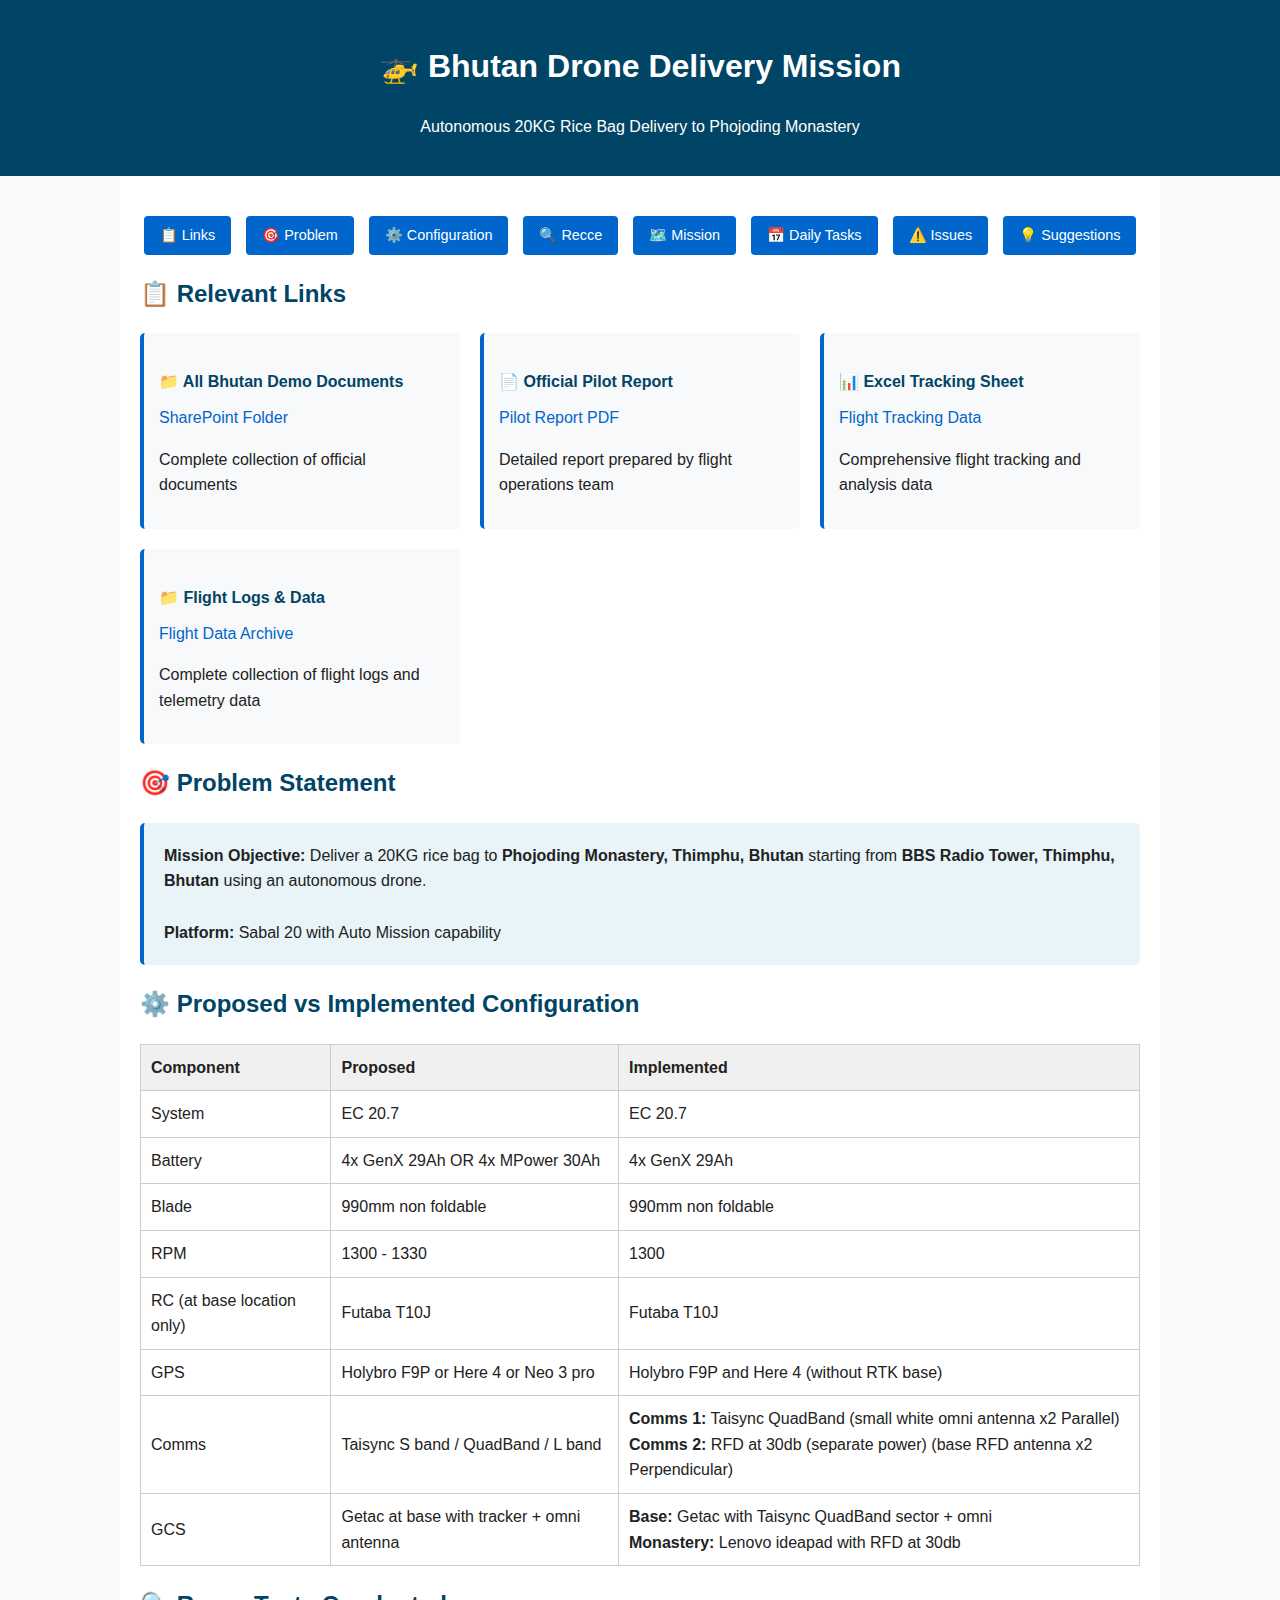
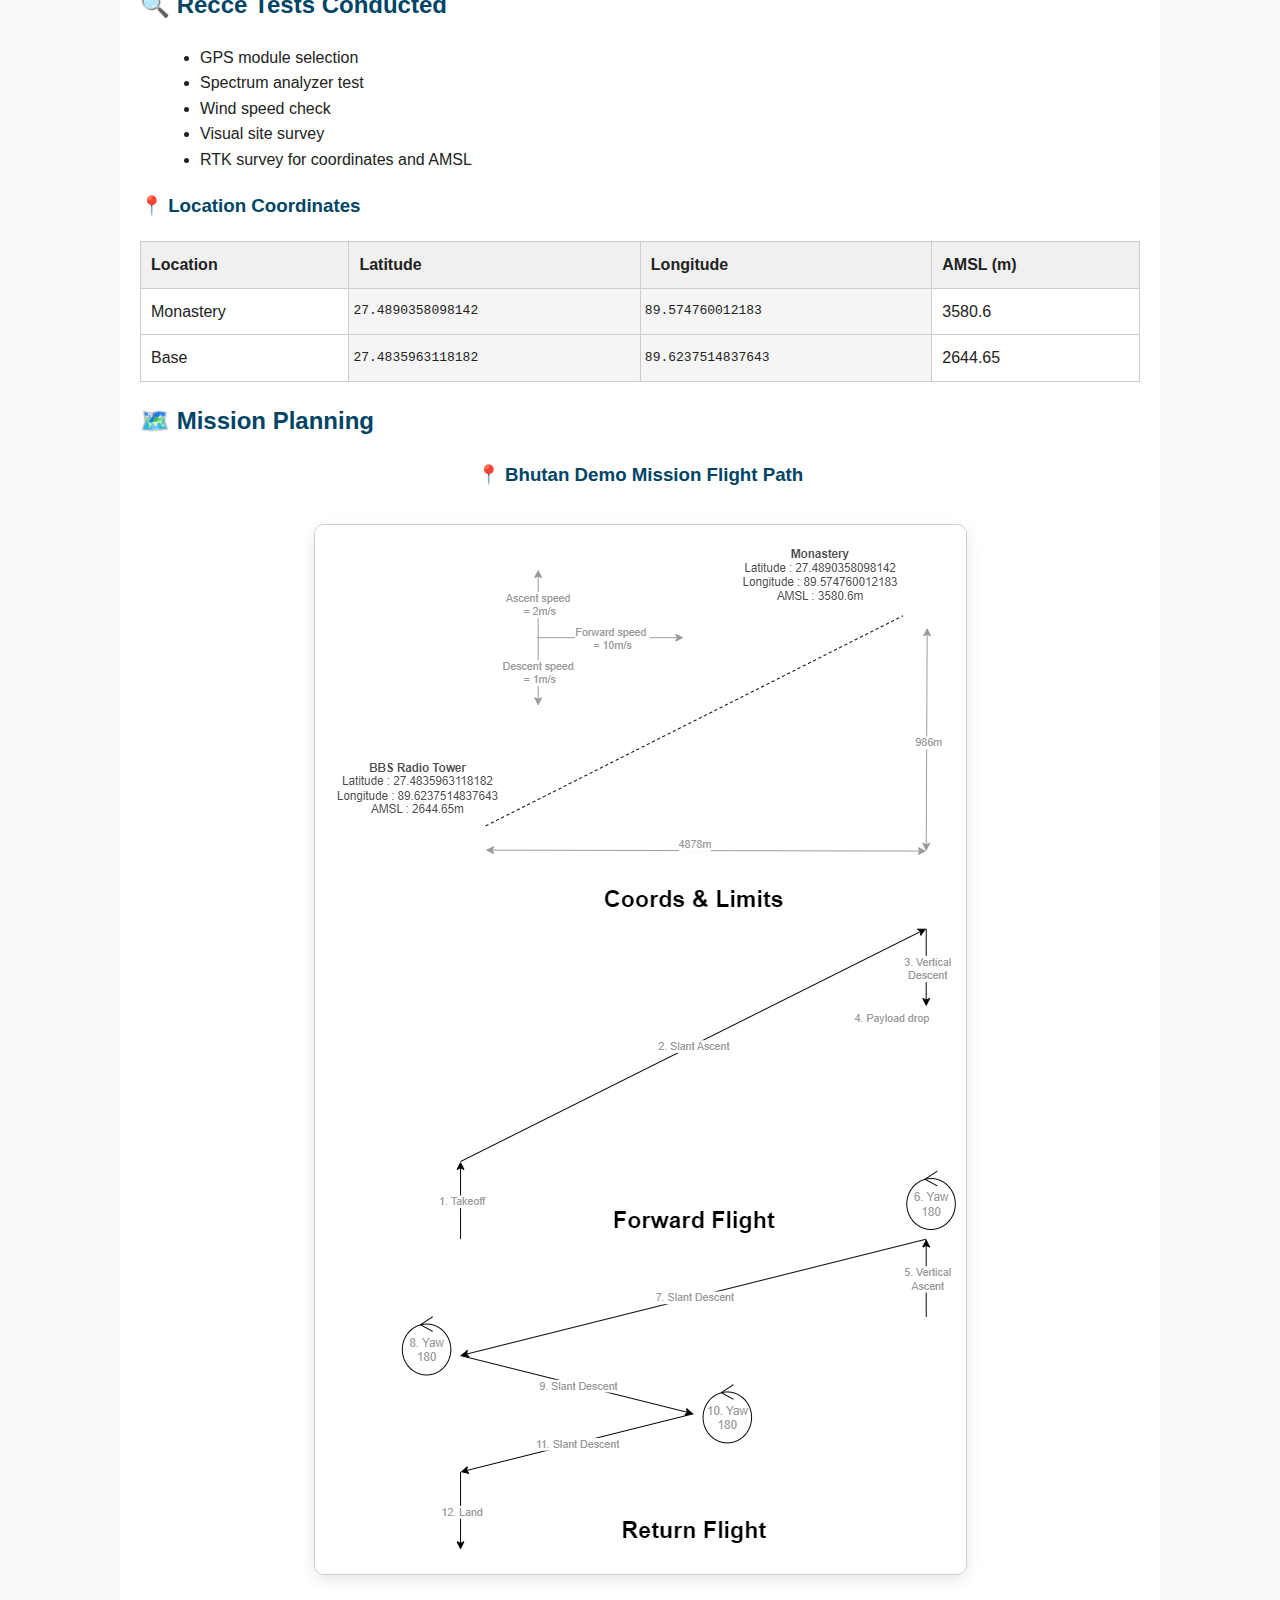
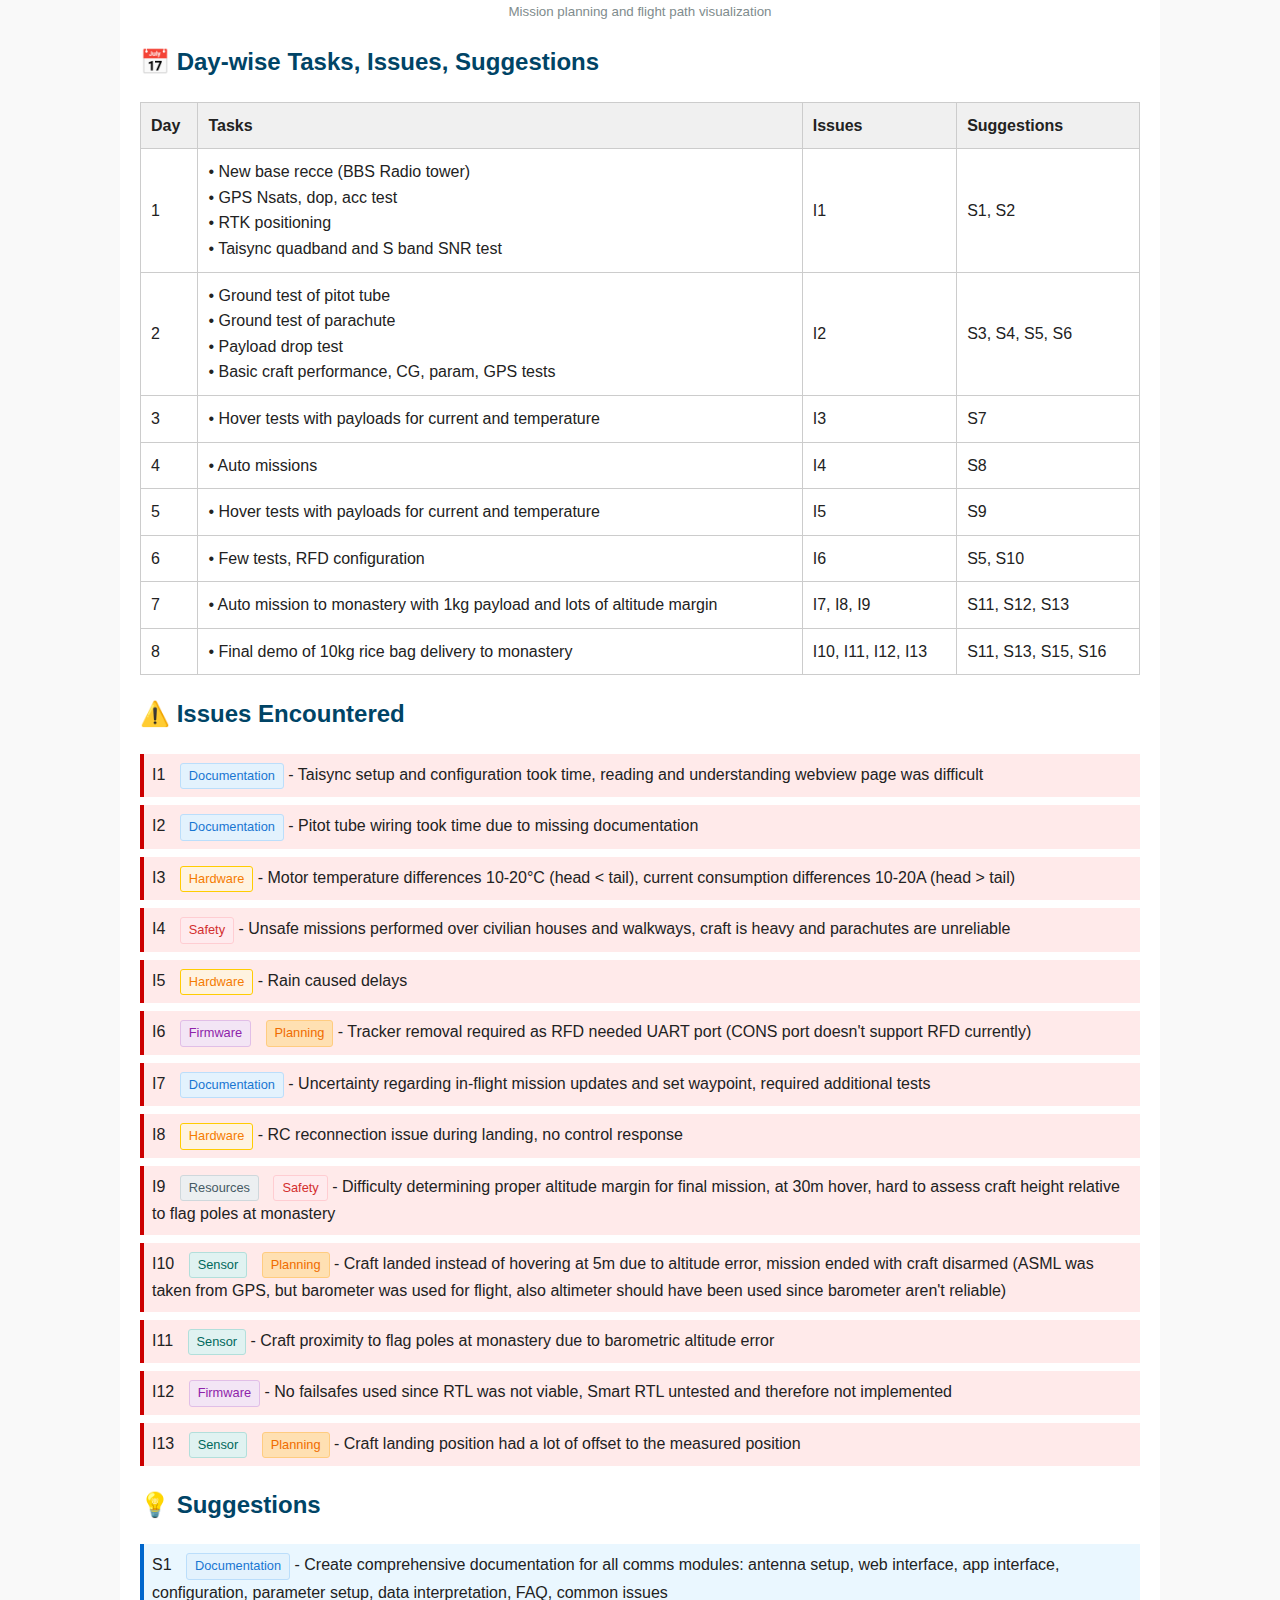
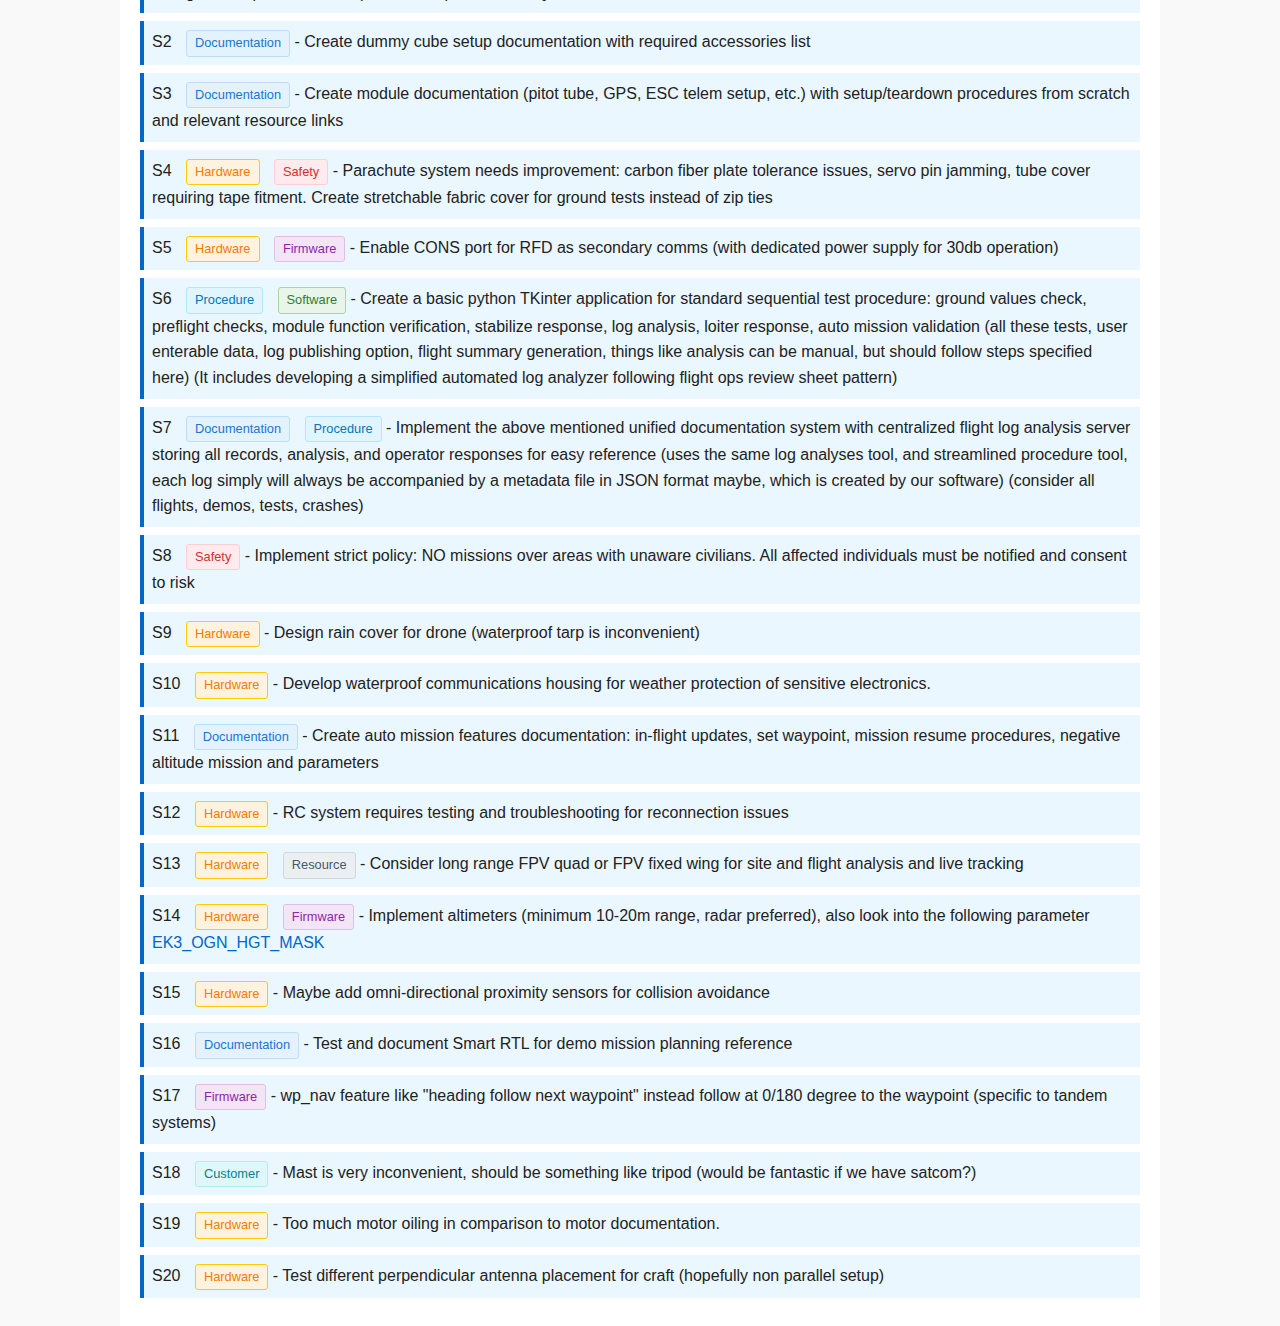
<file: simplified_doc.html>
<!DOCTYPE html>
<html lang="en">
<head>
  <meta charset="UTF-8">
  <meta name="viewport" content="width=device-width, initial-scale=1.0">
  <title>Bhutan Drone Demo Report</title>
  <style>
    body {
      font-family: Arial, sans-serif;
      line-height: 1.6;
      margin: 0;
      padding: 0;
      background: #f9f9f9;
      color: #222;
    }
    header {
      background: #004466;
      color: #fff;
      padding: 20px;
      text-align: center;
    }
    main {
      max-width: 1000px;
      margin: auto;
      padding: 20px;
      background: #fff;
    }
    h1, h2, h3 {
      color: #004466;
    }
    a {
      color: #0066cc;
      text-decoration: none;
    }
    a:hover {
      text-decoration: underline;
    }
    table {
      width: 100%;
      border-collapse: collapse;
      margin: 20px 0;
    }
    table, th, td {
      border: 1px solid #ccc;
    }
    th, td {
      padding: 10px;
      text-align: left;
    }
    th {
      background: #f0f0f0;
    }
    ul {
      margin-left: 20px;
    }
    .issue {
      background: #ffeaea;
      border-left: 4px solid #cc0000;
      padding: 8px;
      margin: 8px 0;
    }
    .suggestion {
      background: #eaf7ff;
      border-left: 4px solid #0066cc;
      padding: 8px;
      margin: 8px 0;
    }
    img {
      max-width: 100%;
      margin: 15px 0;
      border: 1px solid #ccc;
    }
    .nav {
      display: flex;
      flex-wrap: wrap;
      justify-content: center;
      gap: 15px;
      margin: 20px 0;
    }
    .nav a {
      background: #0066cc;
      color: white;
      padding: 8px 16px;
      border-radius: 4px;
      text-decoration: none;
      font-size: 0.9rem;
    }
    .nav a:hover {
      background: #004499;
    }
    .links-grid {
      display: grid;
      grid-template-columns: repeat(auto-fit, minmax(300px, 1fr));
      gap: 20px;
      margin: 20px 0;
    }
    .link-card {
      background: #f8f9fa;
      padding: 15px;
      border-radius: 5px;
      border-left: 4px solid #0066cc;
    }
    .link-card h4 {
      color: #004466;
      margin-bottom: 10px;
    }
    .problem-statement {
      background: #e8f4f8;
      padding: 20px;
      border-radius: 5px;
      margin: 20px 0;
      border-left: 4px solid #0066cc;
    }
    .tag {
      display: inline-block;
      padding: 2px 8px;
      border-radius: 3px;
      font-size: 0.8rem;
      margin-left: 10px;
    }
    .tag-documentation { 
      background-color: #e3f2fd; 
      color: #1976d2; 
      border: 1px solid #bbdefb;
    }
    .tag-hardware { 
      background-color: #fff3e0; 
      color: #f57c00; 
      border: 1px solid #ffcc02;
    }
    .tag-software { 
      background-color: #e8f5e8; 
      color: #2e7d32; 
      border: 1px solid #a5d6a7;
    }
    .tag-operational { 
      background-color: #fce4ec; 
      color: #c2185b; 
      border: 1px solid #f8bbd9;
    }
    .tag-safety { 
      background-color: #ffebee; 
      color: #d32f2f; 
      border: 1px solid #ffcdd2;
    }
    .tag-testing { 
      background-color: #ede7f6; 
      color: #6a1b9a; 
      border: 1px solid #d1c4e9;
    }
    .tag-customer { 
      background-color: #e0f7fa; 
      color: #00838f; 
      border: 1px solid #b2ebf2;
    }
    .tag-firmware { 
      background-color: #f3e5f5; 
      color: #8e24aa;
      border: 1px solid #e1bee7;
    }
    .tag-sensor { 
      background-color: #e0f2f1; 
      color: #00695c;
      border: 1px solid #b2dfdb;
    }
    .tag-resources { 
      background-color: #eceff1; 
      color: #455a64;
      border: 1px solid #cfd8dc;
    }
    .tag-planning { 
      background-color: #ffe0b2; 
      color: #ef6c00;
      border: 1px solid #ffcc80;
    }
    .tag-procedure { 
      background-color: #e1f5fe; 
      color: #0277bd;
      border: 1px solid #b3e5fc;
    }
    .coordinates {
      font-family: monospace;
      background: #f5f5f5;
      padding: 2px 4px;
      border-radius: 3px;
    }
  </style>
</head>
<body>
  <header>
    <h1 style="color: white;">🚁 Bhutan Drone Delivery Mission</h1>
    <p>Autonomous 20KG Rice Bag Delivery to Phojoding Monastery</p>
  </header>
  
  <main>
    <div class="nav">
      <a href="#links">📋 Links</a>
      <a href="#problem">🎯 Problem</a>
      <a href="#config">⚙️ Configuration</a>
      <a href="#recce">🔍 Recce</a>
      <a href="#mission">🗺️ Mission</a>
      <a href="#daily">📅 Daily Tasks</a>
      <a href="#issues">⚠️ Issues</a>
      <a href="#suggestions">💡 Suggestions</a>
    </div>

    <section id="links">
      <h2>📋 Relevant Links</h2>
      <div class="links-grid">
        <div class="link-card">
          <h4>📁 All Bhutan Demo Documents</h4>
          <a href="https://endureair1.sharepoint.com/:f:/s/FlightOperations/Eq8afsEeLX9Om5en1zWh1aAB_C-XFTLlVgsI98cZZKKQIQ?e=RpXbhR">SharePoint Folder</a>
          <p>Complete collection of official documents</p>
        </div>
        <div class="link-card">
          <h4>📄 Official Pilot Report</h4>
          <a href="https://endureair1.sharepoint.com/:b:/s/FlightOperations/Ea4AnkyJHIxLsMpQ-3cRuesB3q-higOv_Nw4UMAH0Ba-tg?e=FhgdJS">Pilot Report PDF</a>
          <p>Detailed report prepared by flight operations team</p>
        </div>
        <div class="link-card">
          <h4>📊 Excel Tracking Sheet</h4>
          <a href="https://endureair1-my.sharepoint.com/:x:/g/personal/ishika_jain_endureair_tech/ET_Jh2jfgdtJo_1H77MxOHUBHEeGN15gc_q72Pq4Yxal2g?e=Wb33rY">Flight Tracking Data</a>
          <p>Comprehensive flight tracking and analysis data</p>
        </div>
        <div class="link-card">
          <h4>📁 Flight Logs & Data</h4>
          <a href="https://endureair1.sharepoint.com/:f:/s/FlightOperations/EkdvMeBMUwlGuW5DZU1s4SkBtqf8EFHrnhc3LE0_ijLKvA?e=86y20I">Flight Data Archive</a>
          <p>Complete collection of flight logs and telemetry data</p>
        </div>
      </div>
    </section>

    <section id="problem">
      <h2>🎯 Problem Statement</h2>
      <div class="problem-statement">
        <strong>Mission Objective:</strong> Deliver a 20KG rice bag to <strong>Phojoding Monastery, Thimphu, Bhutan</strong> starting from <strong>BBS Radio Tower, Thimphu, Bhutan</strong> using an autonomous drone.
        <br><br>
        <strong>Platform:</strong> Sabal 20 with Auto Mission capability
      </div>
    </section>

    <section id="config">
      <h2>⚙️ Proposed vs Implemented Configuration</h2>
      <table>
        <tr><th>Component</th><th>Proposed</th><th>Implemented</th></tr>
        <tr><td>System</td><td>EC 20.7</td><td>EC 20.7</td></tr>
        <tr><td>Battery</td><td>4x GenX 29Ah OR 4x MPower 30Ah</td><td>4x GenX 29Ah</td></tr>
        <tr><td>Blade</td><td>990mm non foldable</td><td>990mm non foldable</td></tr>
        <tr><td>RPM</td><td>1300 - 1330</td><td>1300</td></tr>
        <tr><td>RC (at base location only)</td><td>Futaba T10J</td><td>Futaba T10J</td></tr>
        <tr><td>GPS</td><td>Holybro F9P or Here 4 or Neo 3 pro</td><td>Holybro F9P and Here 4 (without RTK base)</td></tr>
        <tr><td>Comms</td><td>Taisync S band / QuadBand / L band</td><td><b>Comms 1:</b> Taisync QuadBand (small white omni antenna x2 Parallel)<br><b>Comms 2:</b> RFD at 30db (separate power) (base RFD antenna x2 Perpendicular)</td></tr>
        <tr><td>GCS</td><td>Getac at base with tracker + omni antenna</td><td><b>Base:</b> Getac with Taisync QuadBand sector + omni<br><b>Monastery:</b> Lenovo ideapad with RFD at 30db</td></tr>
      </table>
    </section>

    <section id="recce">
      <h2>🔍 Recce Tests Conducted</h2>
      <ul>
        <li>GPS module selection</li>
        <li>Spectrum analyzer test</li>
        <li>Wind speed check</li>
        <li>Visual site survey</li>
        <li>RTK survey for coordinates and AMSL</li>
      </ul>

      <h3>📍 Location Coordinates</h3>
      <table>
        <tr><th>Location</th><th>Latitude</th><th>Longitude</th><th>AMSL (m)</th></tr>
        <tr><td>Monastery</td><td class="coordinates">27.4890358098142</td><td class="coordinates">89.574760012183</td><td>3580.6</td></tr>
        <tr><td>Base</td><td class="coordinates">27.4835963118182</td><td class="coordinates">89.6237514837643</td><td>2644.65</td></tr>
      </table>
    </section>

    <section id="mission">
      <h2>🗺️ Mission Planning</h2>
      <div style="text-align: center; margin: 20px 0;">
        <h3>📍 Bhutan Demo Mission Flight Path</h3>
        <img src="Bhutan Demo Mission.png" alt="Bhutan Demo Mission Flight Path" style="max-width: 100%; height: auto; border-radius: 10px; box-shadow: 0 5px 15px rgba(0,0,0,0.1); margin: 15px 0;">
        <br><small style="color: #7f8c8d;">Mission planning and flight path visualization</small>
      </div>
    </section>

    <!-- | Day   | Tasks                                                                                                                               | Issue #            | Suggestion #       |
    | ----- | ----------------------------------------------------------------------------------------------------------------------------------- | ------------------ | ------------------ |
    | **1** | • New base recce (BBS Radio tower)<br>• GPS Nsats, dop, acc test<br>• RTK positioning<br>• Taisync quadband and S band SNR test     | I1                 | S1, S2             |
    | **2** | • Ground test of pitot tube<br>• Ground test of parachute<br>• Payload drop test<br>• Basic craft performance, CG, param, GPS tests | I2                 | S3, S4, S5, S6     |
    | **3** | • Hover tests with payloads for current and temperature                                                                             | I3                 | S7                 |
    | **4** | • Auto missions                                                                                                                     | I4                 | S8                 |
    | **5** | • Hover tests with payloads for current and temperature                                                                             | I5                 | S9                 |
    | **6** | • Few tests, RFD configuration                                                                                                      | I6                 | S5, S10            |
    | **7** | • Auto mission to monastery with 1kg payload and lots of altitude margin                                                            | I7, I8, I9         | S11, S12, S13      |
    | **8** | • Final demo of 10kg rice bag delivery to monastery                                                                                 | I10, I11, I12, I13 | S11, S13, S15, S16 | -->

    <section id="daily">
      <h2>📅 Day-wise Tasks, Issues, Suggestions</h2>
      <table>
        <tr><th>Day</th><th>Tasks</th><th>Issues</th><th>Suggestions</th></tr>
        <tr>
          <td>1</td>
          <td>
            • New base recce (BBS Radio tower)<br>
            • GPS Nsats, dop, acc test<br>
            • RTK positioning<br>
            • Taisync quadband and S band SNR test
          </td>
          <td>I1</td>
          <td>S1, S2</td>
        </tr>
        <tr>
          <td>2</td>
          <td>
            • Ground test of pitot tube<br>
            • Ground test of parachute<br>
            • Payload drop test<br>
            • Basic craft performance, CG, param, GPS tests
          </td>
          <td>I2</td>
          <td>S3, S4, S5, S6</td>
        </tr>
        <tr>
          <td>3</td>
          <td>
            • Hover tests with payloads for current and temperature
          </td>
          <td>I3</td>
          <td>S7</td>
        </tr>
        <tr>
          <td>4</td>
          <td>
            • Auto missions
          </td>
          <td>I4</td>
          <td>S8</td>
        </tr>
        <tr>
          <td>5</td>
          <td>
            • Hover tests with payloads for current and temperature
          </td>
          <td>I5</td>
          <td>S9</td>
        </tr>
        <tr>
          <td>6</td>
          <td>
            • Few tests, RFD configuration
          </td>
          <td>I6</td>
          <td>S5, S10</td>
        </tr>
        <tr>
          <td>7</td>
          <td>
            • Auto mission to monastery with 1kg payload and lots of altitude margin
          </td>
          <td>I7, I8, I9</td>
          <td>S11, S12, S13</td>
        </tr>
        <tr>
          <td>8</td>
          <td>
            • Final demo of 10kg rice bag delivery to monastery
          </td>
          <td>I10, I11, I12, I13</td>
          <td>S11, S13, S15, S16</td>
        </tr>
      </table>
    </section>

    <!-- 1. #Documentation Taisync setup and configuration took time, reading and understanding webview page was difficult
    2. #Documentation Pitot tube wiring took time due to missing documentation
    3. #Hardware 
    4. #Safety Unsafe missions performed over civilian houses and walkways, craft is heavy and parachutes are unreliable
    5. #Hardware Rain caused delays
    6. #Firmware #Planning Tracker removal required as RFD needed UART port (CONS port doesn't support RFD currently)
    7. #Documentation Uncertainty regarding in-flight mission updates and set waypoint, required additional tests
    8. #Hardware RC reconnection issue during landing, no control response
    9. #Resources #Safety Difficulty determining proper altitude margin for final mission, at 30m hover, hard to assess craft height relative to flag poles at monastery
    10. #Sensor #Planning Craft landed instead of hovering at 5m due to altitude error, mission ended with craft disarmed (ASML was taken from GPS, but barometer was used for flight, also altimeter should have been used since barometer aren't reliable)
    11. #Sensor Craft proximity to flag poles at monastery due to barometric altitude error
    12. #Firmware No failsafes used since RTL was not viable, Smart RTL untested and therefore not implemented
    13. #Sensor #Planning Craft landing position had a lot of offset to the measured position -->

    <section id="issues">
      <h2>⚠️ Issues Encountered</h2>
      <div class="issue">I1 <span class="tag tag-documentation">Documentation</span> - Taisync setup and configuration took time, reading and understanding webview page was difficult</div>
      <div class="issue">I2 <span class="tag tag-documentation">Documentation</span> - Pitot tube wiring took time due to missing documentation</div>
      <div class="issue">I3 <span class="tag tag-hardware">Hardware</span> - Motor temperature differences 10-20°C (head &lt; tail), current consumption differences 10-20A (head &gt; tail)</div>
      <div class="issue">I4 <span class="tag tag-safety">Safety</span> - Unsafe missions performed over civilian houses and walkways, craft is heavy and parachutes are unreliable</div>
      <div class="issue">I5 <span class="tag tag-hardware">Hardware</span> - Rain caused delays</div>
      <div class="issue">I6 <span class="tag tag-firmware">Firmware</span> <span class="tag tag-planning">Planning</span> - Tracker removal required as RFD needed UART port (CONS port doesn't support RFD currently)</div>
      <div class="issue">I7 <span class="tag tag-documentation">Documentation</span> - Uncertainty regarding in-flight mission updates and set waypoint, required additional tests</div>
      <div class="issue">I8 <span class="tag tag-hardware">Hardware</span> - RC reconnection issue during landing, no control response</div>
      <div class="issue">I9 <span class="tag tag-resources">Resources</span> <span class="tag tag-safety">Safety</span> - Difficulty determining proper altitude margin for final mission, at 30m hover, hard to assess craft height relative to flag poles at monastery</div>
      <div class="issue">I10 <span class="tag tag-sensor">Sensor</span> <span class="tag tag-planning">Planning</span> - Craft landed instead of hovering at 5m due to altitude error, mission ended with craft disarmed (ASML was taken from GPS, but barometer was used for flight, also altimeter should have been used since barometer aren't reliable)</div>
      <div class="issue">I11 <span class="tag tag-sensor">Sensor</span> - Craft proximity to flag poles at monastery due to barometric altitude error</div>
      <div class="issue">I12 <span class="tag tag-firmware">Firmware</span> - No failsafes used since RTL was not viable, Smart RTL untested and therefore not implemented</div>
      <div class="issue">I13 <span class="tag tag-sensor">Sensor</span> <span class="tag tag-planning">Planning</span> - Craft landing position had a lot of offset to the measured position</div>
    </section>

    <!-- 1. #Documentation Create comprehensive documentation for all comms modules: antenna setup, web interface, app interface, configuration, parameter setup, data interpretation, FAQ, common issues
    2. #Documentation Create dummy cube setup documentation with required accessories list
    3. #Documentation Create module documentation (pitot tube, GPS, ESC telem setup, etc.) with setup/teardown procedures from scratch and relevant resource links
    4. #Hardware #Safety Parachute system needs improvement: carbon fiber plate tolerance issues, servo pin jamming, tube cover requiring tape fitment. Create stretchable fabric cover for ground tests instead of zip ties
    5. #Hardware #Firmware Enable CONS port for RFD as secondary comms (with dedicated power supply for 30db operation)
    6. #Procedure #Software Create a basic python TKinter application for standard sequential test procedure: ground values check, preflight checks, module function verification, stabilize response, log analysis, loiter response, auto mission validation (all these tests, user enterable data, log publishing option, flight summary generation, things like analysis can be manual, but should follow steps specified here) (It includes developing a simplified automated log analyzer following flight ops review sheet pattern)
    7. #Documentation #Procedure Implement the above mentioned unified documentation system with centralized flight log analysis server storing all records, analysis, and operator responses for easy reference (uses the same log analyses tool, and streamlined procedure tool, each log simply will always be accompanied by a metadata file in JSON format maybe, which is created by our software) (consider all flights, demos, tests, crashes)
    8. #Safety Implement strict policy: NO missions over areas with unaware civilians. All affected individuals must be notified and consent to risk
    9. #Hardware Design rain cover for drone (waterproof tarp is inconvenient)
    10. #Hardware Develop waterproof communications housing for weather protection of sensitive electronics.
    11. #Documentation Create auto mission features documentation: in-flight updates, set waypoint, mission resume procedures, negative altitude mission and parameters
    12. #Hardware RC system requires testing and troubleshooting for reconnection issues
    13. #Hardware #Resource Consider long range FPV quad or FPV fixed wing for site and flight analysis and live tracking
    14. #Hardware #Firmware Implement altimeters (minimum 10-20m range, radar preferred), also look into the following parameter [`EK3_OGN_HGT_MASK`](https://ardupilot.org/copter/docs/parameters.html#ek3-ogn-hgt-mask)
    15. #Hardware Maybe add omni-directional proximity sensors for collision avoidance
    16. #Documentation Test and document Smart RTL for demo mission planning reference
    17. #Firmware wp_nav feature like "heading follow next waypoint" instead follow at 0/180 degree to the waypoint (specific to tandem systems)
    18. #Customer Mast is very inconvenient, should be something like tripod (would be fantastic if we have satcom?)
    19. #Hardware Too much motor oiling in comparison to motor documentation.
    20. #Hardware Test different perpendicular antenna placement for craft (hopefully non parallel setup) -->
  
    <section id="suggestions">
      <h2>💡 Suggestions</h2>
      <div class="suggestion">S1 <span class="tag tag-documentation">Documentation</span> - Create comprehensive documentation for all comms modules: antenna setup, web interface, app interface, configuration, parameter setup, data interpretation, FAQ, common issues</div>
      <div class="suggestion">S2 <span class="tag tag-documentation">Documentation</span> - Create dummy cube setup documentation with required accessories list</div>
      <div class="suggestion">S3 <span class="tag tag-documentation">Documentation</span> - Create module documentation (pitot tube, GPS, ESC telem setup, etc.) with setup/teardown procedures from scratch and relevant resource links</div>
      <div class="suggestion">S4 <span class="tag tag-hardware">Hardware</span> <span class="tag tag-safety">Safety</span> - Parachute system needs improvement: carbon fiber plate tolerance issues, servo pin jamming, tube cover requiring tape fitment. Create stretchable fabric cover for ground tests instead of zip ties</div>
      <div class="suggestion">S5 <span class="tag tag-hardware">Hardware</span> <span class="tag tag-firmware">Firmware</span> - Enable CONS port for RFD as secondary comms (with dedicated power supply for 30db operation)</div>
      <div class="suggestion">S6 <span class="tag tag-procedure">Procedure</span> <span class="tag tag-software">Software</span> - Create a basic python TKinter application for standard sequential test procedure: ground values check, preflight checks, module function verification, stabilize response, log analysis, loiter response, auto mission validation (all these tests, user enterable data, log publishing option, flight summary generation, things like analysis can be manual, but should follow steps specified here) (It includes developing a simplified automated log analyzer following flight ops review sheet pattern)</div>
      <div class="suggestion">S7 <span class="tag tag-documentation">Documentation</span> <span class="tag tag-procedure">Procedure</span> - Implement the above mentioned unified documentation system with centralized flight log analysis server storing all records, analysis, and operator responses for easy reference (uses the same log analyses tool, and streamlined procedure tool, each log simply will always be accompanied by a metadata file in JSON format maybe, which is created by our software) (consider all flights, demos, tests, crashes)</div>
      <div class="suggestion">S8 <span class="tag tag-safety">Safety</span> - Implement strict policy: NO missions over areas with unaware civilians. All affected individuals must be notified and consent to risk</div>
      <div class="suggestion">S9 <span class="tag tag-hardware">Hardware</span> - Design rain cover for drone (waterproof tarp is inconvenient)</div>
      <div class="suggestion">S10 <span class="tag tag-hardware">Hardware</span> - Develop waterproof communications housing for weather protection of sensitive electronics.</div>
      <div class="suggestion">S11 <span class="tag tag-documentation">Documentation</span> - Create auto mission features documentation: in-flight updates, set waypoint, mission resume procedures, negative altitude mission and parameters</div>
      <div class="suggestion">S12 <span class="tag tag-hardware">Hardware</span> - RC system requires testing and troubleshooting for reconnection issues</div>
      <div class="suggestion">S13 <span class="tag tag-hardware">Hardware</span> <span class="tag tag-resources">Resource</span> - Consider long range FPV quad or FPV fixed wing for site and flight analysis and live tracking</div>
      <div class="suggestion">S14 <span class="tag tag-hardware">Hardware</span> <span class="tag tag-firmware">Firmware</span> - Implement altimeters (minimum 10-20m range, radar preferred), also look into the following parameter <a href="https://ardupilot.org/copter/docs/parameters.html#ek3-ogn-hgt-mask" target="_blank" rel="noopener noreferrer">EK3_OGN_HGT_MASK</a></div>
      <div class="suggestion">S15 <span class="tag tag-hardware">Hardware</span> - Maybe add omni-directional proximity sensors for collision avoidance</div>
      <div class="suggestion">S16 <span class="tag tag-documentation">Documentation</span> - Test and document Smart RTL for demo mission planning reference</div>
      <div class="suggestion">S17 <span class="tag tag-firmware">Firmware</span> - wp_nav feature like "heading follow next waypoint" instead follow at 0/180 degree to the waypoint (specific to tandem systems)</div>
      <div class="suggestion">S18 <span class="tag tag-customer">Customer</span> - Mast is very inconvenient, should be something like tripod (would be fantastic if we have satcom?)</div>
      <div class="suggestion">S19 <span class="tag tag-hardware">Hardware</span> - Too much motor oiling in comparison to motor documentation.</div>
      <div class="suggestion">S20 <span class="tag tag-hardware">Hardware</span> - Test different perpendicular antenna placement for craft (hopefully non parallel setup)</div>
    </section>
  </main>

  <script>
    // Smooth scrolling for navigation links
    document.querySelectorAll('.nav a').forEach(anchor => {
      anchor.addEventListener('click', function (e) {
        e.preventDefault();
        const target = document.querySelector(this.getAttribute('href'));
        if (target) {
          target.scrollIntoView({
            behavior: 'smooth',
            block: 'start'
          });
        }
      });
    });

    // Add click-to-copy functionality for coordinates
    document.querySelectorAll('.coordinates').forEach(coord => {
      coord.style.cursor = 'pointer';
      coord.title = 'Click to copy coordinates';
      
      coord.addEventListener('click', function() {
        navigator.clipboard.writeText(this.textContent).then(() => {
          const original = this.style.backgroundColor;
          this.style.backgroundColor = '#2ecc71';
          this.style.color = 'white';
          
          setTimeout(() => {
            this.style.backgroundColor = original;
            this.style.color = '#222';
          }, 1000);
        });
      });
    });
  </script>
</body>
</html>
</file>
<file: style.css>
/* TOC controls */
.toc-controls {
  display: flex;
  gap: 8px;
  margin-bottom: 8px;
}
.ctrl-btn {
  appearance: none;
  border: 1px solid rgba(0,0,0,0.12);
  background: transparent;
  color: var(--text);
  padding: 6px 10px;
  border-radius: 6px;
  font-size: 12px;
  cursor: pointer;
}
.ctrl-btn:hover { background: rgba(0,0,0,0.06); }
body.theme-dark .ctrl-btn { border-color: rgba(255,255,255,0.16); }
.toc-controls #theme-toggle[aria-pressed="true"] { font-weight: 600; }
/* Icon-only theme toggle */
#theme-toggle.ctrl-btn {
  width: 34px;
  height: 34px;
  padding: 0;
  border-radius: 50%;
  display: inline-flex;
  align-items: center;
  justify-content: center;
  font-size: 18px;
}
:root {
  --bg: #ffffff;
  --text: #222;
  --muted: #556;
  --link: #0066cc;
  --link-hover: #004499;
  --heading: #00324d;
  --header-bg: linear-gradient(135deg, #006995 0%, #004466 100%);
  --header-text: #ffffff;
  --toc-bg: #e9edf1;
  --toc-handle: #e9edf1;
  --overlay: rgba(0,0,0,0.25);
  --border: rgba(0,0,0,0.12);
  --surface: #f8f9fa; /* Subtle grey for light mode content box */
}
body.theme-dark {
  --bg: #101317;
  --text: #e6e9ed;
  --muted: #9aa4af;
  --link: #4dabf7;
  --link-hover: #74c0fc;
  --heading: #cfe8ff;
  --header-bg: linear-gradient(135deg, #0f2940 0%, #0b1e2f 100%);
  --header-text: #e6e9ed;
  --toc-bg: #1a1f26;
  --toc-handle: #1a1f26; /* Match sidebar background */
  --overlay: rgba(0,0,0,0.45);
  --border: rgba(255,255,255,0.14);
  --surface: #0f141a;
}
/* Base typography */
body {
  display: flex;
  flex-direction: column;
  min-height: 100vh;
  margin: 0;
  font-family: Arial, sans-serif;
  line-height: 1.6;
}
/* Force theme background and text globally */
html {
  min-height: 100vh; /* Ensure html fills the viewport */
}
html, body {
  background: var(--bg) !important;
  color: var(--text) !important;
}
/* Keep main surface transparent; other elements get themed backgrounds */
main { background: transparent; }
header {
  background: transparent;
  padding-bottom: 20px;
  margin-bottom: 20px;
  border-bottom: 1px solid var(--border);
  text-align: center !important; /* Force center alignment */
}
header h1 {
  color: var(--heading);
  display: flex;
  justify-content: center;
  align-items: center;
  gap: 15px; /* Space between title and button */
}

/* Style the theme toggle in its new home */
#theme-toggle.ctrl-btn {
  background: transparent;
  border: 1px solid transparent;
  font-size: 1.5rem; /* Make icon bigger */
  padding: 0.25em;
  margin: 0;
  width: auto;
  height: auto;
  line-height: 1;
  border-radius: 50%; /* Make it circular */
}

#theme-toggle.ctrl-btn:hover {
  background: var(--surface);
  border-color: var(--border);
}
header p { color: var(--muted); font-size: 1rem; margin: 4px 0 0; }
main {
  flex-grow: 1; /* Allow main to grow and fill available space */
  max-width: 900px;
  width: 100%;
  margin: 20px auto; /* Re-introduce vertical margin for spacing */
  padding: 20px;
  background: var(--surface);
  border: 1px solid var(--border);
  border-radius: 8px;
  box-sizing: border-box; /* Ensure padding is included in width/height */
}

.mission-image {
  max-width: 100%;
  height: auto;
  border-radius: 10px;
  box-shadow: 0 5px 15px var(--border);
  margin: 15px 0;
}
h1, h2, h3 { color: var(--heading); }
a, a:visited { color: var(--link); text-decoration: none; }
a:hover { opacity: 0.9; }
a:hover {
  text-decoration: underline;
}
table {
  width: 100%;
  border-collapse: collapse;
  margin: 20px 0;
  background: var(--surface);
  color: var(--text);
}
table, th, td {
  border: 1px solid var(--border);
}
th, td {
  padding: 10px;
  text-align: left;
}
th {
  background: var(--toc-bg);
  color: var(--text);
}
/* Mission table styling */
#mission .mission-table tr.selected td { background: var(--toc-bg); }
#mission .mission-table tr:hover td { background: var(--border); opacity: 0.5; }
#mission .mission-table td { vertical-align: top; }
#mission [id^="mission-table-container"] { overflow-x: auto; }

/* Hide advanced columns by default */
#mission table.hide-advanced th:nth-child(11),
#mission table.hide-advanced td:nth-child(11),
#mission table.hide-advanced th:nth-child(12),
#mission table.hide-advanced td:nth-child(12),
#mission table.hide-advanced th:nth-child(13),
#mission table.hide-advanced td:nth-child(13),
#mission table.hide-advanced th:nth-child(14),
#mission table.hide-advanced td:nth-child(14) {
  display: none;
}

/* Active state for Advanced toggle */
#mission-advanced-toggle.active { background: #0b8457; border-color: #0b8457; color: #fff; }
/* Zebra striping for readability in daily table */
#daily table tr:nth-child(odd) td { background: var(--surface); }
#daily table tr:nth-child(even) td { background: var(--toc-bg); }
#daily table tr:hover td { background: var(--border); opacity: 0.5; }
/* Zebra striping for configuration table */
#config table tr:nth-child(odd) td { background: var(--surface); }
#config table tr:nth-child(even) td { background: var(--toc-bg); }
#config table tr:hover td { background: var(--border); opacity: 0.5; }
/* Zebra striping for coordinates table (Recce section) */
#recce table tr:nth-child(odd) td { background: var(--surface); }
#recce table tr:nth-child(even) td { background: var(--toc-bg); }
#recce table tr:hover td { background: var(--border); opacity: 0.5; }
/* Zebra striping for mission tables */
#mission .mission-table tr:nth-child(odd) td { background: var(--surface); }
#mission .mission-table tr:nth-child(even) td { background: var(--toc-bg); }
#mission .mission-table tr:hover td { background: var(--border); opacity: 0.5; }
ul {
  margin-left: 20px;
}
.issue {
  background: var(--toc-bg);
  border-left: 4px solid #cc0000;
  padding: 8px;
  margin: 8px 0;
  color: var(--text);
}
.suggestion {
  background: var(--toc-bg);
  border-left: 4px solid var(--link);
  padding: 8px;
  margin: 8px 0;
  color: var(--text);
}
img {
  max-width: 100%;
  margin: 15px 0;
  border: 1px solid var(--border);
}

/* ================
   Left TOC sidebar
   ================ */
.toc-sidebar {
  position: fixed;
  top: 0;
  left: 0;
  height: 100vh; /* match page height */
  width: 260px;
  overflow: hidden; /* hide inner slide */
  padding: 72px 14px 16px; /* leave space for header at top */
  background: var(--toc-bg);
  border-right: 1px solid rgba(0,0,0,0.06);
  box-shadow: none;
  z-index: 1000;
}
.toc-sidebar .toc-inner { position: relative; transition: transform 0.2s ease; }
.toc-sidebar h2 {
  margin-top: 0;
  font-size: 1rem;
  color: #004466;
}
.toc-sidebar a { color: #345; }
.toc-sidebar a:hover { color: #0066cc; }

/* Slim handle to toggle (sits at the right edge of sidebar) */
.toc-sidebar .toc-handle {
  position: absolute; /* anchor to sidebar edge */
  top: 50%;
  right: 0; /* flush to edge */
  transform: translate(0, -50%);
  width: 18px;
  height: 44px;
  border: none;
  border-radius: 0;
  background: var(--toc-handle);
  color: var(--text);
  box-shadow: none;
  cursor: pointer;
  z-index: 1100;
}
.toc-sidebar .toc-handle::before {
  content: '<';
  display: block;
  font-family: system-ui, -apple-system, Segoe UI, Roboto, Ubuntu, Cantarell, "Helvetica Neue", Arial, "Noto Sans", sans-serif;
  font-size: 14px;
  line-height: 44px;
  text-align: center;
}

/* No content push; sidebar overlays content */

/* Collapsed state: keep a slim handle only; inner slides out */
body.toc-collapsed .toc-sidebar { width: 18px; padding-right: 0; }
body.toc-collapsed .toc-sidebar .toc-inner { transform: translateX(-280px); }
body.toc-collapsed .toc-sidebar .links-tree { pointer-events: none; }
/* Keep handle at the edge of the slim bar */
body.toc-collapsed .toc-sidebar .toc-handle { right: 0; }
/* Update handle icon when collapsed */
body.toc-collapsed .toc-sidebar .toc-handle::before { content: '>'; }

/* Ensure the first (TOC) section styling is consistent with sidebar theme */
main > .toc-sidebar { background: var(--toc-bg); }

/* Responsive behavior */
@media (max-width: 900px) {
  .toc-sidebar { width: 240px; }
}
@media (max-width: 700px) {
  /* Default to collapsed on small screens; JS also enforces */
  body main { margin-left: 0; }
}

/* Overlay for TOC */
#toc-overlay {
  position: fixed;
  inset: 0;
  background: var(--overlay);
  opacity: 0;
  pointer-events: none;
  transition: opacity 0.2s ease;
  z-index: 900; /* below sidebar (1000) and handle (1100) */
}
body:not(.toc-collapsed) #toc-overlay {
  opacity: 1;
  pointer-events: auto;
}

/* Tables and generic surfaces */
table {
  width: 100%;
  border-collapse: collapse;
  background: var(--surface);
  color: var(--text);
}
th, td {
  border: 1px solid var(--border);
  padding: 8px 10px;
}
th { font-weight: 600; }

hr { border: none; border-top: 1px solid var(--border); }
.nav {
  display: flex;
  flex-wrap: wrap;
  justify-content: center;
  gap: 15px;
  margin: 20px 0;
}
.nav a {
  background: var(--link);
  color: var(--surface);
  padding: 8px 16px;
  border-radius: 4px;
  text-decoration: none;
  font-size: 0.9rem;
}
.nav a:hover { color: var(--link-hover); }

.nav.toc {
  display: block;
  margin: 20px 0;
}
.nav.toc h2 {
  margin: 0 0 8px 0;
  font-size: 1.1rem;
  color: var(--heading);
}
.nav.toc ol {
  margin: 0;
  padding-left: 20px;
}
.nav.toc a {
  background: transparent;
  color: #0066cc;
  padding: 0;
  border-radius: 0;
  font-size: 0.95rem;
}
.nav.toc a:hover {
  background: transparent;
  text-decoration: underline;
}
.nav.toc .links-tree ul {
  list-style: none;
  padding-left: 20px;
  margin: 6px 0;
}
.nav.toc .links-tree > ul { padding-left: 0; }
.nav.toc .links-tree li { margin: 4px 0; }
.nav.toc .links-tree ul { position: relative; }
.nav.toc .links-tree li { position: relative; padding-left: 14px; }
.nav.toc .links-tree li::before {
  content: "";
  position: absolute;
  left: 4px;
  top: 0;
  height: 100%;
  border-left: 1px solid #cfd8dc;
}
.nav.toc .links-tree li::after {
  content: "";
  position: absolute;
  left: 4px;
  top: 0.9em;
  width: 10px;
  border-top: 1px solid #cfd8dc;
}
.nav.toc .links-tree li:last-child::before { height: 0.9em; }
/* Folder-style links */
.links-tree ul {
  list-style: none;
  padding-left: 20px;
  margin: 6px 0;
}
.links-tree > ul { padding-left: 0; }
.links-tree li { margin: 4px 0; }
.links-tree ul { position: relative; }
.links-tree li { position: relative; padding-left: 14px; }
.links-tree li::before {
  content: "";
  position: absolute;
  left: 4px;
  top: 0;
  height: 100%;
  border-left: 1px solid #cfd8dc;
}
.links-tree li::after {
  content: "";
  position: absolute;
  left: 4px;
  top: 0.9em;
  width: 10px;
  border-top: 1px solid #cfd8dc;
}
.links-tree li:last-child::before { height: 0.9em; }
.links-grid {
  display: grid;
  grid-template-columns: repeat(auto-fit, minmax(300px, 1fr));
  gap: 20px;
  margin: 20px 0;
}
.link-card {
  background: var(--toc-bg);
  padding: 15px;
  border-radius: 5px;
  border-left: 4px solid var(--link);
  color: var(--text);
}
.link-card h4 {
  color: var(--heading);
  margin-bottom: 10px;
}
.problem-statement {
  background: var(--toc-bg);
  padding: 20px;
  border-radius: 5px;
  margin: 20px 0;
  border-left: 4px solid var(--link);
  color: var(--text);
}
.tag {
  display: inline-block;
  padding: 2px 8px;
  border-radius: 3px;
  font-size: 0.8rem;
  margin-left: 10px;
  background: var(--toc-bg);
  border: 1px solid var(--border);
  color: var(--text);
}
.tag-documentation { 
  background-color: var(--toc-bg); 
  color: var(--link); 
  border: 1px solid var(--border);
}
.tag-hardware { 
  background-color: var(--toc-bg); 
  color: #f57c00; 
  border: 1px solid var(--border);
}
.tag-software { 
  background-color: var(--toc-bg); 
  color: #2e7d32; 
  border: 1px solid var(--border);
}
.tag-operational { 
  background-color: var(--toc-bg); 
  color: #c2185b; 
  border: 1px solid var(--border);
}
.tag-safety { 
  background-color: var(--toc-bg); 
  color: #d32f2f; 
  border: 1px solid var(--border);
}
.tag-testing { 
  background-color: var(--toc-bg); 
  color: #6a1b9a; 
  border: 1px solid var(--border);
}
.tag-customer { 
  background-color: var(--toc-bg); 
  color: #00838f; 
  border: 1px solid var(--border);
}
.tag-firmware { 
  background-color: var(--toc-bg); 
  color: #8e24aa;
  border: 1px solid var(--border);
}
.tag-sensor { 
  background-color: var(--toc-bg); 
  color: #00695c;
  border: 1px solid var(--border);
}
.tag-resources { 
  background-color: var(--toc-bg); 
  color: var(--muted);
  border: 1px solid var(--border);
}
.tag-planning { 
  background-color: var(--toc-bg); 
  color: #ef6c00;
  border: 1px solid var(--border);
}
.tag-procedure { 
  background-color: var(--toc-bg); 
  color: #0277bd;
  border: 1px solid var(--border);
}
/* Tag Filter chips */
.filter-bar { display: flex; flex-wrap: wrap; gap: 8px; margin: 12px 0 6px; }
.filter-btn {
  padding: 4px 10px; border: 1px solid var(--border); border-radius: 16px; background: var(--toc-bg); color: var(--text); font-size: 0.85rem; cursor: pointer;
}
.filter-btn:hover { background: var(--border); opacity: 0.7; }
.filter-btn.active { background: var(--link); color: var(--surface); border-color: var(--link); }
/* Collapsible headings */
.collapsible-heading { cursor: pointer; user-select: none; display: flex; align-items: center; gap: 8px; }
.collapsible-heading:focus { outline: 2px solid #80bfff; outline-offset: 2px; }
.collapsible-toggle { display: inline-block; width: 1em; transition: transform 0.2s ease; color: var(--heading); }
.collapsible-heading[aria-expanded="false"] .collapsible-toggle { transform: rotate(-90deg); }
.is-hidden { display: none !important; }
.coordinates {
  font-family: monospace;
  background: var(--toc-bg);
  padding: 2px 4px;
  border-radius: 3px;
  color: var(--text);
}
</file>
